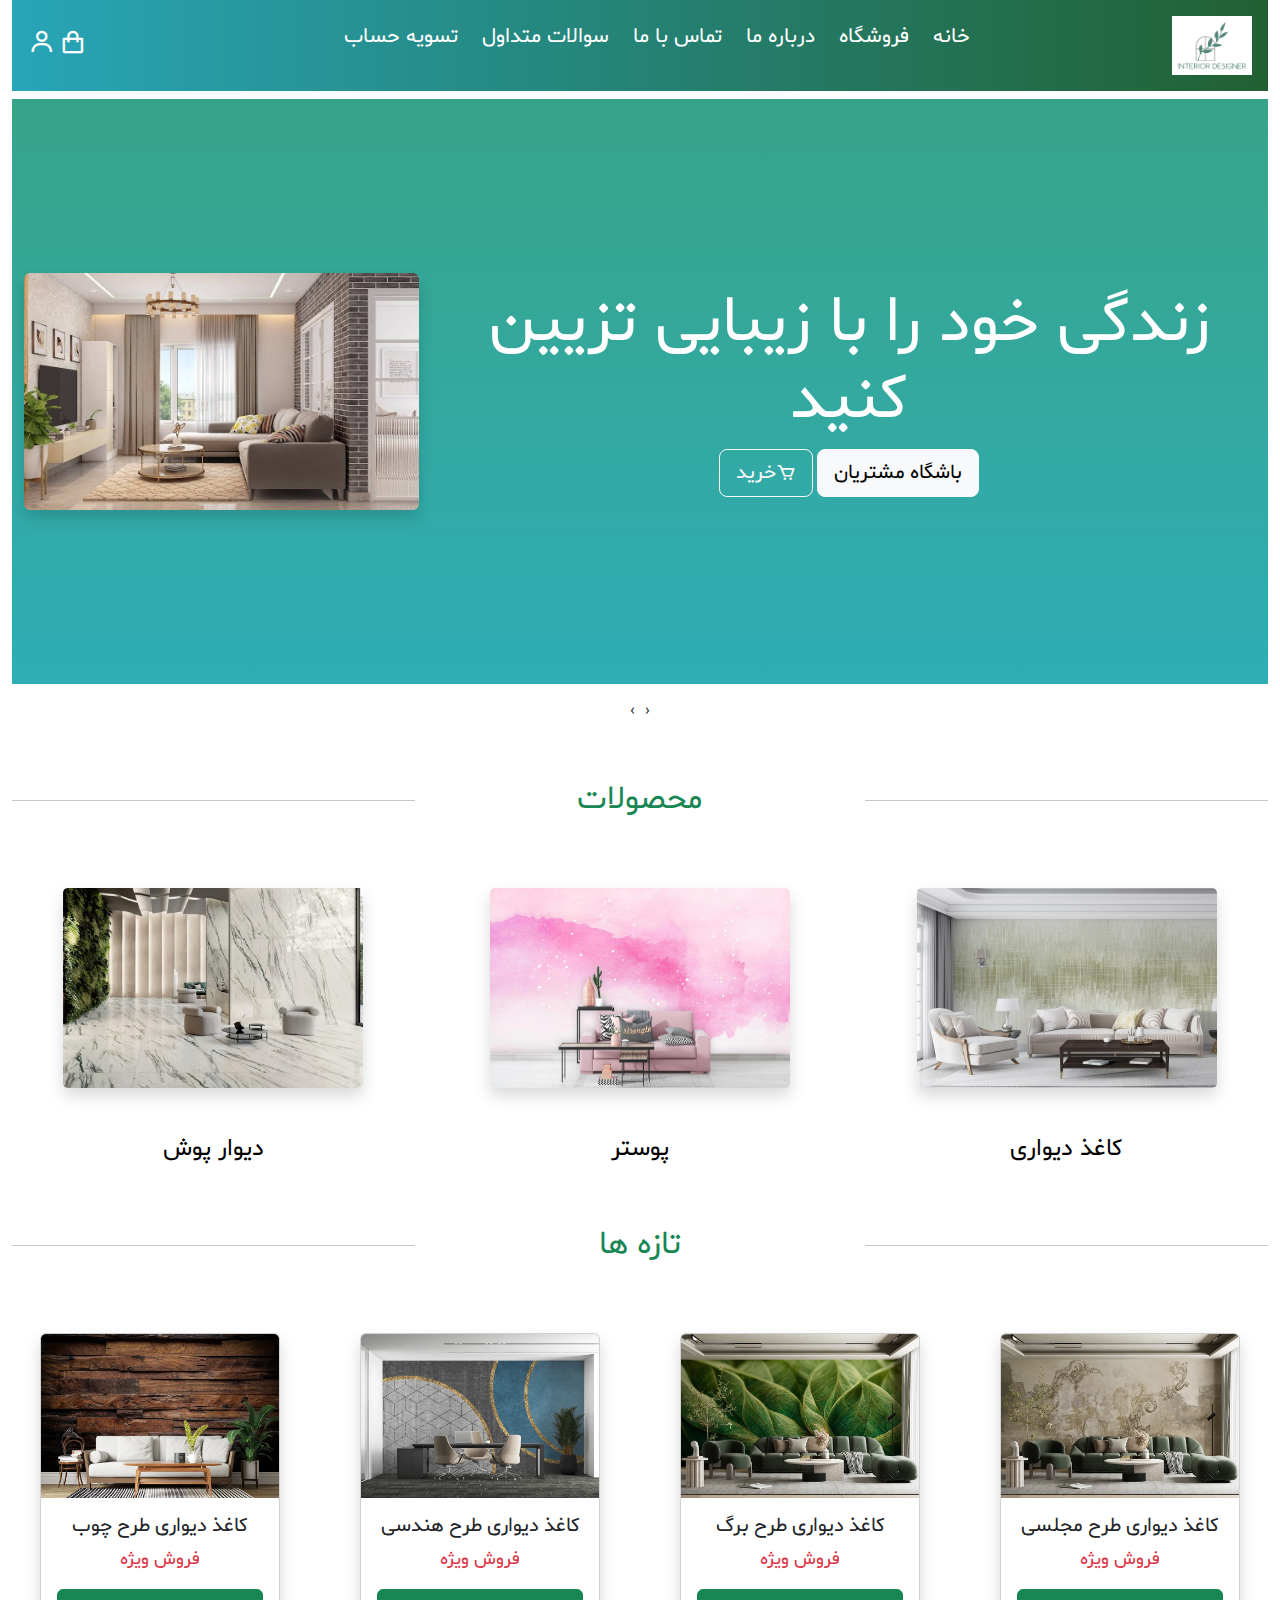
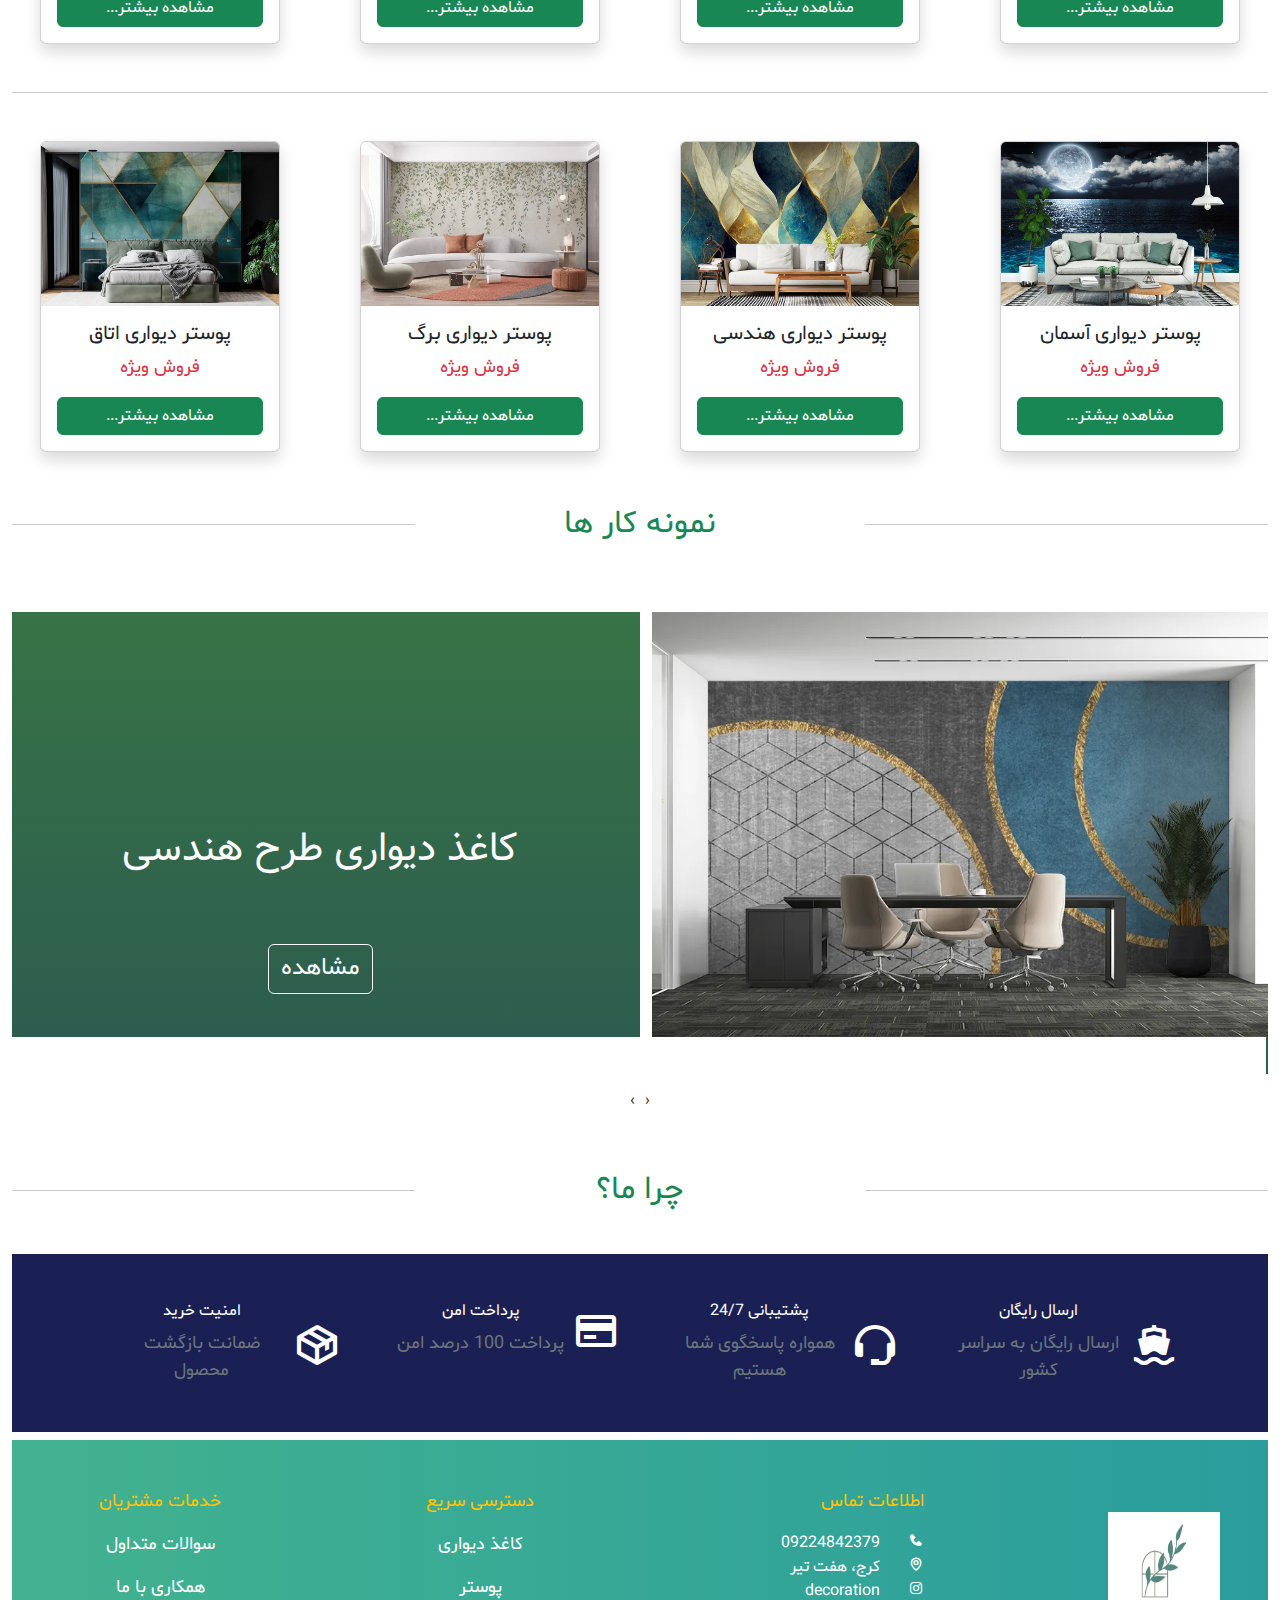
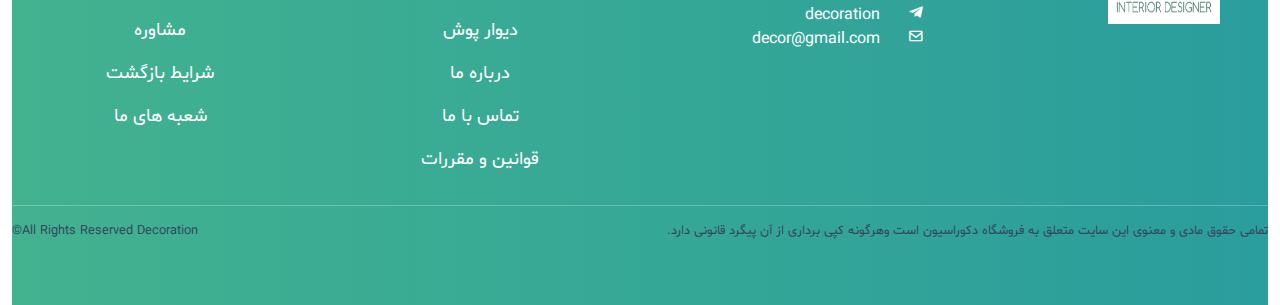
<file: index.html>
<!DOCTYPE html>
<html lang="en">
<head>
    <meta charset="UTF-8">
    <meta name="viewport" content="width=device-width, initial-scale=1.0">
    <!-- box icon cdn -->
    <link href='https://unpkg.com/boxicons@2.1.4/css/boxicons.min.css' rel='stylesheet'>
    <!-- bootsrap cdn -->
    <link href="https://cdn.jsdelivr.net/npm/bootstrap@5.3.3/dist/css/bootstrap.min.css" rel="stylesheet">
    <!-- style css -->
    <link rel="stylesheet" href="./assets/css/style.css">
    <link rel="stylesheet" href="./assets/css/css.css">
    <!-- Owl Carousel -->
    <link rel="stylesheet" href="./assets/css/owl.carousel.min.css">
    <link rel="stylesheet" href="./assets/css/owl.theme.default.css">

    <title>صفحه اصلی</title>
    <link rel="title icon" type="image/jpg" href="./assets/images/logo.png">
</head>
<body class="container-fluid">
    <!-- Nav -->
    <header class="header">
        <nav class="navbar">
            
            <a href="./index.html" class="nav-logo"><img src="./assets/images/logo.png" alt="" style="width: 5rem;"></a>

            <ul class="nav-menu">
                <li class="nav-item">
                    <a href="./index.html" class="nav-link">خانه</a>
                </li>
                <li class="nav-item dropdown" id="target">
                    <a href="#" class="nav-link " >فروشگاه</a>
                    <ul class="" >
                        <li><a href="./kqzwallshop.html" class="">کاغذ دیواری</a></li>
                        <li><a href="./postershop.html" class="">پوستر</a></li>
                        <li><a href="./divarpooshshop.html" class="">دیوار پوش</a></li>
                    </ul>
                </li>
                <li class="nav-item">
                    <a href="./aboutus.html" class="nav-link">درباره ما</a>
                </li>
                <li class="nav-item">
                    <a href="./contactus.html" class="nav-link">تماس با ما</a>
                </li>
                <li class="nav-item">
                    <a href="./soalat.html" class="nav-link">سوالات متداول</a>
                </li>
                <li class="nav-item">
                    <a href="./tasviehesab.html" class="nav-link">تسویه حساب</a>
                </li>
               
            </ul>

            <div  id="nav-icons">
               
                <a href="./sabadkharid.html"><i class='bx bx-shopping-bag'></i></a>
               
                <a href="./login.html"><i class='bx bx-user'></i></a>
            </div>
            

            <div class="hamburger">
                <span class="bar"></span>
                <span class="bar"></span>
                <span class="bar"></span>
            </div>

        </nav>
    </header>
    <!-- End Nav -->

    <!-- Banner -->
    <div class="owl-carousel owl-theme">
        <div class="item">
            <section class="container-fluid">
                <div class="row mt-2 align-items-center " id="slide1" style="height: 65vh;">
                    <div class="col-md-6 col-lg-8 text-center">
                        <h1 class="display-3 text-white" > زندگی خود را با زیبایی تزیین کنید</h1>
                       
                        <a  class="btn btn-light btn-lg" href="./soalat.html"> باشگاه مشتریان</a>
                        <a  class="btn btn-outline-light btn-lg" href="./sabadkharid.html"><i class="bx bx-cart align-middle"></i>خرید</a>
                    </div>
                    <div class="col-md-6 col-lg-4">
                        <a href="./kqzwallshop.html"><img src="./assets/images/slide1.jpg" alt="" class="img-fluid d-none d-md-block rounded shadow"></a>
                       
                    </div>
                </div>
            </section>
        </div>
        <div class="item">
            <section class="container-fluid">
                <div class="row mt-2 align-items-center " id="slide1" style="height: 65vh;">
                    <div class="col-md-6 col-lg-8 text-center">
                        <h1 class="display-3 text-white" > خانه ات را نوازش کن</h1>
                        
                        <a  class="btn btn-light btn-lg" href=""> باشگاه مشتریان</a>
                        <a  class="btn btn-outline-light btn-lg" href=""><i class="bx bx-cart align-middle"></i>خرید</a>
                    </div>
                    <div class="col-md-6 col-lg-4">
                       <a href="./postershop.html"> <img src="./assets/images/slide2.jpg" alt="" class="img-fluid d-none d-md-block rounded shadow"></a>
                       
                    </div>
                </div>
            </section>
        </div>
        <div class="item">
            <section class="container-fluid">
                <div class="row mt-2 align-items-center " id="slide1" style="height: 65vh;">
                    <div class="col-md-6 col-lg-8 text-center">
                        <h1 class="display-3 text-white" >ترکیبی از ظرافت و قیمت مناسب</h1>
                      
                        <a  class="btn btn-light btn-lg" href=""> باشگاه مشتریان</a>
                        <a  class="btn btn-outline-light btn-lg" href=""><i class="bx bx-cart align-middle"></i>خرید</a>
                    </div>
                    <div class="col-md-6 col-lg-4">
                        <a href="./divarpooshshop.html"><img src="./assets/images/slide3.jpg" alt="" class="img-fluid d-none d-md-block rounded shadow"></a>
                        
                    </div>
                </div>
            </section>
        </div>
        <div class="item">
            <section class="container-fluid">
                <div class="row mt-2 align-items-center " id="slide1" style="height: 65vh;">
                    <div class="col-md-6 col-lg-8 text-center">
                        <h1 class="display-3 text-white" >کمی زندگی نکن، با تزئینات زندگی کن</h1>
                      
                        <a  class="btn btn-light btn-lg" href=""> باشگاه مشتریان</a>
                        <a  class="btn btn-outline-light btn-lg" href=""><i class="bx bx-cart align-middle"></i>خرید</a>
                    </div>
                    <div class="col-md-6 col-lg-4">
                        <a href="./kqzwallshop.html"><img src="./assets/images/slide4.jpg" alt="" class="img-fluid d-none d-md-block rounded shadow"></a>
                        
                    </div>
                </div>
            </section>
        </div>
        
    </div>
    <!-- End Banner -->

    <!-- Products Title  -->
    <div class="row mt-5">
        <div class="col"><hr class="mt-4"></div>
        <div class="col text-center"><p class="fs-2 text-success">محصولات</p></div>
        <div class="col"><hr class="mt-4"></div>
    </div>

    <!--End Products Title  -->

    <!-- Products -->
    <div class="row text-center mt-5 mb-5 wrapper">
        <div class="col-lg-4 col-md-12">
           <a href="./kqzwallshop.html"> <img src="./assets/images/simpleandshik.jpg" style="height: 200px ; width: 300px; " alt="" class="mb-5 shadow"></a>
           <a href="./kqzwallshop.html" class="text-black"> <h4>کاغذ دیواری</h4></a>
        </div>
        <div class="col-lg-4 col-md-12">
            <a href="./postershop.html"><img src="./assets/images/postersade.jpg" style="height: 200px ; width: 300px;" alt="" class="mb-5 shadow"></a>
            <a href="./postershop.html" class="text-black"><h4>پوستر</h4></a>
        </div>
        <div class="col-lg-4 col-md-12">
            <a href="./divarpooshshop.html"><img src="./assets/images/divarmarbel.jpg" style="height: 200px ; width: 300px;" alt="" class="mb-5 shadow"></a>
            <a href="./divarpooshshop.html" class="text-black"><h4>دیوار پوش</h4></a>
        </div>
        
    </div>
    
    <!-- End Products -->

     <!-- Tazeha Title  -->
     <div class="row mt-5">
        <div class="col"><hr class="mt-4"></div>
        <div class="col text-center"><p class="fs-2 text-success">تازه ها</p></div>
        <div class="col"><hr class="mt-4"></div>
    </div>

    <!--End Tazeha Title  -->
  
    <!-- Tazeha -->
   <div class="row mb-5 mt-5">
    <div class="col-lg-6 col-md-12">
        <div class="row">
            <div class="col-lg-6 col-md-12 ">
                <div class="card shadow m-auto" style="width: 15rem;">
                    <img src="./assets/images/kaghaz.webp" class="card-img-top" alt="...">
                    <div class="card-body">
                      <h5 class="card-title text-center">کاغذ دیواری طرح مجلسی</h5>
                      <p class="card-text text-center text-danger">فروش ویژه</p>
                      <a href="./singleproduct.html" class="btn btn-success d-flex justify-content-center">مشاهده بیشتر...</a>
                    </div>
                </div>
            </div>
            <div class="col-lg-6 col-md-12 ">
                <div class="card shadow m-auto" style="width: 15rem;">
                    <img src="./assets/images/kqzbarg.webp" class="card-img-top" alt="...">
                    <div class="card-body">
                      <h5 class="card-title text-center">کاغذ دیواری طرح برگ</h5>
                      <p class="card-text text-center text-danger">فروش ویژه</p>
                      <a href="./singleproduct.html" class="btn btn-success d-flex justify-content-center">مشاهده بیشتر...</a>
                    </div>
                </div>
            </div>
        </div>
    </div>
    <div class="col-lg-6 col-md-12">
        <div class="row">
            <div class="col-lg-6 col-md-12">
                <div class="card shadow m-auto" style="width: 15rem;">
                    <img src="./assets/images/kqzhendesi.webp" class="card-img-top" alt="...">
                    <div class="card-body">
                      <h5 class="card-title text-center">کاغذ دیواری طرح هندسی</h5>
                      <p class="card-text text-center text-danger">فروش ویژه</p>
                      <a href="./singleproduct.html" class="btn btn-success d-flex justify-content-center">مشاهده بیشتر...</a>
                    </div>
                </div>
            </div>
            <div class="col-lg-6 col-md-12">
                <div class="card shadow m-auto" style="width: 15rem;">
                    <img src="./assets/images/kqzchoob.webp" class="card-img-top" alt="...">
                    <div class="card-body">
                      <h5 class="card-title text-center">کاغذ دیواری طرح چوب</h5>
                      <p class="card-text text-center text-danger">فروش ویژه</p>
                      <a href="./singleproduct.html" class="btn btn-success d-flex justify-content-center">مشاهده بیشتر...</a>
                    </div>
                </div>
            </div>
        </div>
    </div>
    </div>
    
   
   </div>
   <hr>
   <!-- ----------------------------- -->
   <div class="row mb-5 mt-5">
    <div class="col-lg-6 col-md-12">
        <div class="row">
            <div class="col-lg-6 col-md-12 ">
                <div class="card shadow m-auto" style="width: 15rem;">
                    <img src="./assets/images/postersky.webp" class="card-img-top" alt="...">
                    <div class="card-body">
                      <h5 class="card-title text-center">پوستر دیواری آسمان</h5>
                      <p class="card-text text-center text-danger">فروش ویژه</p>
                      <a href="./singleproduct.html" class="btn btn-success d-flex justify-content-center">مشاهده بیشتر...</a>
                    </div>
                </div>
            </div>
            <div class="col-lg-6 col-md-12 ">
                <div class="card shadow m-auto" style="width: 15rem;">
                    <img src="./assets/images/posterha.webp" class="card-img-top" alt="...">
                    <div class="card-body">
                      <h5 class="card-title text-center">پوستر دیواری هندسی</h5>
                      <p class="card-text text-center text-danger">فروش ویژه</p>
                      <a href="./singleproduct.html" class="btn btn-success d-flex justify-content-center">مشاهده بیشتر...</a>
                    </div>
                </div>
            </div>
        </div>
    </div>
    <div class="col-lg-6 col-md-12">
        <div class="row">
            <div class="col-lg-6 col-md-12">
                <div class="card shadow m-auto" style="width: 15rem;">
                    <img src="./assets/images/posterbargg.webp" class="card-img-top" alt="...">
                    <div class="card-body">
                      <h5 class="card-title text-center">پوستر دیواری برگ</h5>
                      <p class="card-text text-center text-danger">فروش ویژه</p>
                      <a href="./singleproduct.html" class="btn btn-success d-flex justify-content-center">مشاهده بیشتر...</a>
                    </div>
                </div>
            </div>
            <div class="col-lg-6 col-md-12">
                <div class="card shadow m-auto" style="width: 15rem;">
                    <img src="./assets/images/posterroom.webp" class="card-img-top" alt="...">
                    <div class="card-body">
                      <h5 class="card-title text-center">پوستر دیواری اتاق</h5>
                      <p class="card-text text-center text-danger">فروش ویژه</p>
                      <a href="./singleproduct.html" class="btn btn-success d-flex justify-content-center">مشاهده بیشتر...</a>
                    </div>
                </div>
            </div>
        </div>
    </div>
    </div>
    
   
   </div>
   
   
    <!-- End Tazeha -->

<!-- shapes -->
   <!-- <div class="maindiv bg-light p-5 row">
      <div id="mydiv" class="shadow col-lg-6 col-md-12">
           <div id="mydiv2" class="shadow">
    
           </div>
      </div>
      <div id="mydiv3" class="shadow col-lg-6 col-md-12">
            <div id="mydiv4" class="shadow">
    
            </div>
       </div>
   </div> -->
<!-- End shapes --> 

<!-- SLide Title  -->
    <div class="row mt-5">
        <div class="col"><hr class="mt-4"></div>
        <div class="col text-center"><p class="fs-2 text-success">نمونه کار ها</p></div>
        <div class="col"><hr class="mt-4"></div>
    </div>
<!-- End SLide Title  -->
<!-- SLide -->
 
 <section class=" my-5">
    <div class="">
       
        <div class="owl-carousel owl-theme  ">
            <div class="item row">
                    <div class="col-lg-6 col-md-12">
                       <a href="./kqzwallshop.html"><img src="./assets/images/kqzhendesi.webp" alt=""  ></a>
                    </div>
                    <div class="col-lg-6 col-md-12 gallerycolor">
                      <p class="text-white infotext">کاغذ دیواری طرح هندسی</p>
                      <a href="./kqzwallshop.html"><button class="btn btn-outline-light mybtn">مشاهده</button></a>
                    </div>
            </div>
            <div class="item row">
                    <div class="col-lg-6 col-md-12">
                      <a href="./postershop.html"> <img src="./assets/images/postergame.jpg" alt="" ></a>
                    </div>
                    <div class="col-lg-6 col-md-12 gallerycolor">
                      <p class="text-white infotext">پوستر طرح گیم و بازی</p>
                     <a href="./postershop.html"> <button class="btn btn-outline-light mybtn">مشاهده</button></a>
                    </div>
            </div>
            <div class="item row">
                    <div class="col-lg-6 col-md-12">
                     <a href="./divarpooshshop.html"> <img src="./assets/images/divarmarbel.jpg" alt="" ></a>
                    </div>
                    <div class="col-lg-6 col-md-12 gallerycolor">
                      <p class="text-white infotext">دیوار پوش طرح ماربل شیت</p>
                      <a href="./divarpooshshop.html"><button class="btn btn-outline-light mybtn">مشاهده</button></a>
                    </div>
            </div>
            
        </div>
    </div>
</section>
<!-- End Slide -->



<!-- End Moshavere -->
    
 <!-- Why Us Title  -->
 <div class="row mt-5">
    <div class="col"><hr class="mt-4"></div>
    <div class="col text-center"><p class="fs-2 text-success">چرا ما؟</p></div>
    <div class="col"><hr class="mt-4"></div>
</div>

<!--End Why Us Title  -->
<!-- Features -->
<section  class="colorfeatures mt-5 text-white mb-2 ">
    <div class="container px-4">
        <div class="row g-4 pb-3">
            <div class="col-sm-6 col-lg-3 feature">
                <div class="d-flex flex-column flex-lg-row text-center text-lg-start p-2">
                    <div class="align-self-center"><i class="bx bxs-ship bx-lg"></i></div>
                    <div class="ms-2 pt-3 text-center p-2">
                        <h6 class="h6 ">ارسال رایگان</h6>
                        <p class="text-secondary">ارسال رایگان به سراسر کشور</p>
                    </div>
                </div>
            </div>
            <div class="col-sm-6 col-lg-3 feature">
                <div class="d-flex flex-column flex-lg-row text-center text-lg-start p-2">
                    <div class="align-self-center"><i class="bx bx-support bx-lg bx-lg "></i></div>
                    <div class="ms-2 pt-3 text-center p-2">
                        <h6 class="h6">پشتیبانی 24/7</h6>
                        <p class="text-secondary">همواره پاسخگوی شما هستیم</p>
                    </div>
                </div>
            </div>
            <div class="col-sm-6 col-lg-3 feature">
                <div class="d-flex flex-column flex-lg-row text-center text-lg-start p-2">
                    <div class="align-self-center"><i class="bx bx-credit-card bx-lg "></i></div>
                    <div class="ms-2 pt-3 text-center p-2">
                        <h6 class="h6">پرداخت امن</h6>
                        <p class="text-secondary">پرداخت 100 درصد امن</p>
                    </div>
                </div>
            </div>
            <div class="col-sm-6 col-lg-3 feature">
                <div class="d-flex flex-column flex-lg-row text-center text-lg-start p-2">
                    <div class="align-self-center"><i class="bx bx-package bx-lg "></i></div>
                    <div class="ms-2 pt-3 text-center p-2">
                        <h6 class="h6">امنیت خرید</h6>
                        <p class="text-secondary">ضمانت بازگشت محصول</p>
                    </div>
                </div>
            </div>
        </div>
    </div>
</section>
<!-- End Features -->

    <!-- Footer -->
        <footer class=" py-5 footer">
            <div class="row">
                <div class="col-lg-3 col-md-6 col-sm-12">
                    <div>
                        <a href="./index.html"><img src="./assets/images/logo.png" style="height: 10rem; width: 10rem;" alt="" class="p-4 mx-4"></a>
                    </div>
                </div>

                <div class="col-lg-3 col-md-6 col-sm-12  ">
                    <div>
                        <p class="mx-4 text-warning text-end">اطلاعات تماس</p>
                    </div>
                    <div class="text-white">
                        <i class='bx bxs-phone mx-4'></i>
                        <span>09224842379</span>
                    </div>
                    
                    <div class="text-white">
                        <i class='bx bx-map  mx-4'></i>
                        <span>کرج، هفت تیر</span>
                    </div>
                    <div class="text-white">
                        <i class='bx bxl-instagram mx-4' ></i>
                        <a href="" class="text-white"><span>decoration</span></a>
                    </div>
                    <div class="text-white">
                        <i class='bx bxl-telegram mx-4' ></i>
                        <a href="" class="text-white"><span>decoration</span></a>
                    </div>
                    <div class="text-white">
                        <i class='bx bx-envelope mx-4' ></i>
                        <a href="" class="text-white"><span>decor@gmail.com</span></a>
                    </div>

                </div>
                <div class="col-lg-3 col-md-6 col-sm-12 ">
                    <div>
                        <p class="mx-4 text-warning "> دسترسی سریع</p>
                    </div>
                    <div class="text-white">
                        <a href="./kqzwallshop.html" ><p class="mx-4 text-white">کاغذ دیواری</p></a>
                    </div>
                    <div class="text-white">
                       <a href="./postershop.html" > <p class="mx-4 text-white">پوستر</p></a>
                    </div>
                    <div class="text-white">
                        <a href="./divarpooshshop.html" > <p class="mx-4 text-white">دیوار پوش</p></a>
                     </div>
                    <div class="text-white">
                        <a href="./aboutus.html" ><p class="mx-4 text-white">درباره ما</p></a>
                    </div>
                    <div class="text-white">
                        <a href="./contactus.html" ><p class="mx-4 text-white">تماس با ما</p></a>
                    </div>
                    <div class="text-white">
                        <a href="" ><p class="mx-4 text-white"> قوانین و مقررات</p></a>
                    </div>
                </div>
                <div class="col-lg-3 col-md-6 col-sm-12">
                    <div>
                        <p class="mx-4 text-warning "> خدمات مشتریان</p>
                    </div>
                    <div class="text-white">
                        <a href="./soalat.html" ><p class="mx-4 text-white">سوالات متداول</p></a>
                    </div>
                    <div class="text-white">
                        <a href="./soalat.html" ><p class="mx-4 text-white">همکاری با ما</p></a>
                    </div>
                    <div class="text-white">
                       <a href="./soalat.html" > <p class="mx-4 text-white"> مشاوره</p></a>
                    </div>
                    <div class="text-white">
                        <a href="./soalat.html" ><p class="mx-4 text-white">شرایط بازگشت</p></a>
                    </div>
                    <div class="text-white">
                        <a href="./soalat.html" ><p class="mx-4 text-white">شعبه های ما</p></a>
                    </div>
                </div>
                <!-- for e-namad -->
                <!-- <div class="col-lg-3 col-sm12"></div> -->

            </div>
            <hr style="color: white;">
            <div class="row text-dark">
                <div class="col-lg-8 col-md-12 ">
                    <p style="font-size: 0.8rem;" class="text-end">تمامی حقوق مادی و معنوی این سایت متعلق به فروشگاه دکوراسیون است وهرگونه کپی برداری از آن پیگرد قانونی دارد.</p>
                </div>
                <div class="col-lg-4 col-md-12 ">
                    <p style="font-size: 0.8rem;" class="text-start">All Rights Reserved Decoration&copy;</p>
                </div>
            </div>

        </footer>
    <!-- End Footer -->
    





    <!-- js bootsrap -->
    <script src="https://cdn.jsdelivr.net/npm/bootstrap@5.3.3/dist/js/bootstrap.bundle.min.js"></script>
    <!-- jquery -->
    <script src="./assets/js/jquery-3.7.1.slim.js"></script>
    <!-- Owl Carousel -->
    <script src="./assets/js/owl.carousel.min.js"></script>
    <!-- main js -->
    <script src="./assets/js/main.js"></script>
    <script src="./assets/js/js.js"></script>

    <script>
        $('.owl-carousel').owlCarousel({
            rtl:true,
            autoplay: true,
            loop:true,
            margin:10,
            nav:true,
            dots: false,
            responsive:{
                0:{
                    items:1
                },
                600:{
                    items:1
                },
                1000:{
                    items:1
                }
            }
        });

      
      
    </script>


   
</body>
</html>
</file>
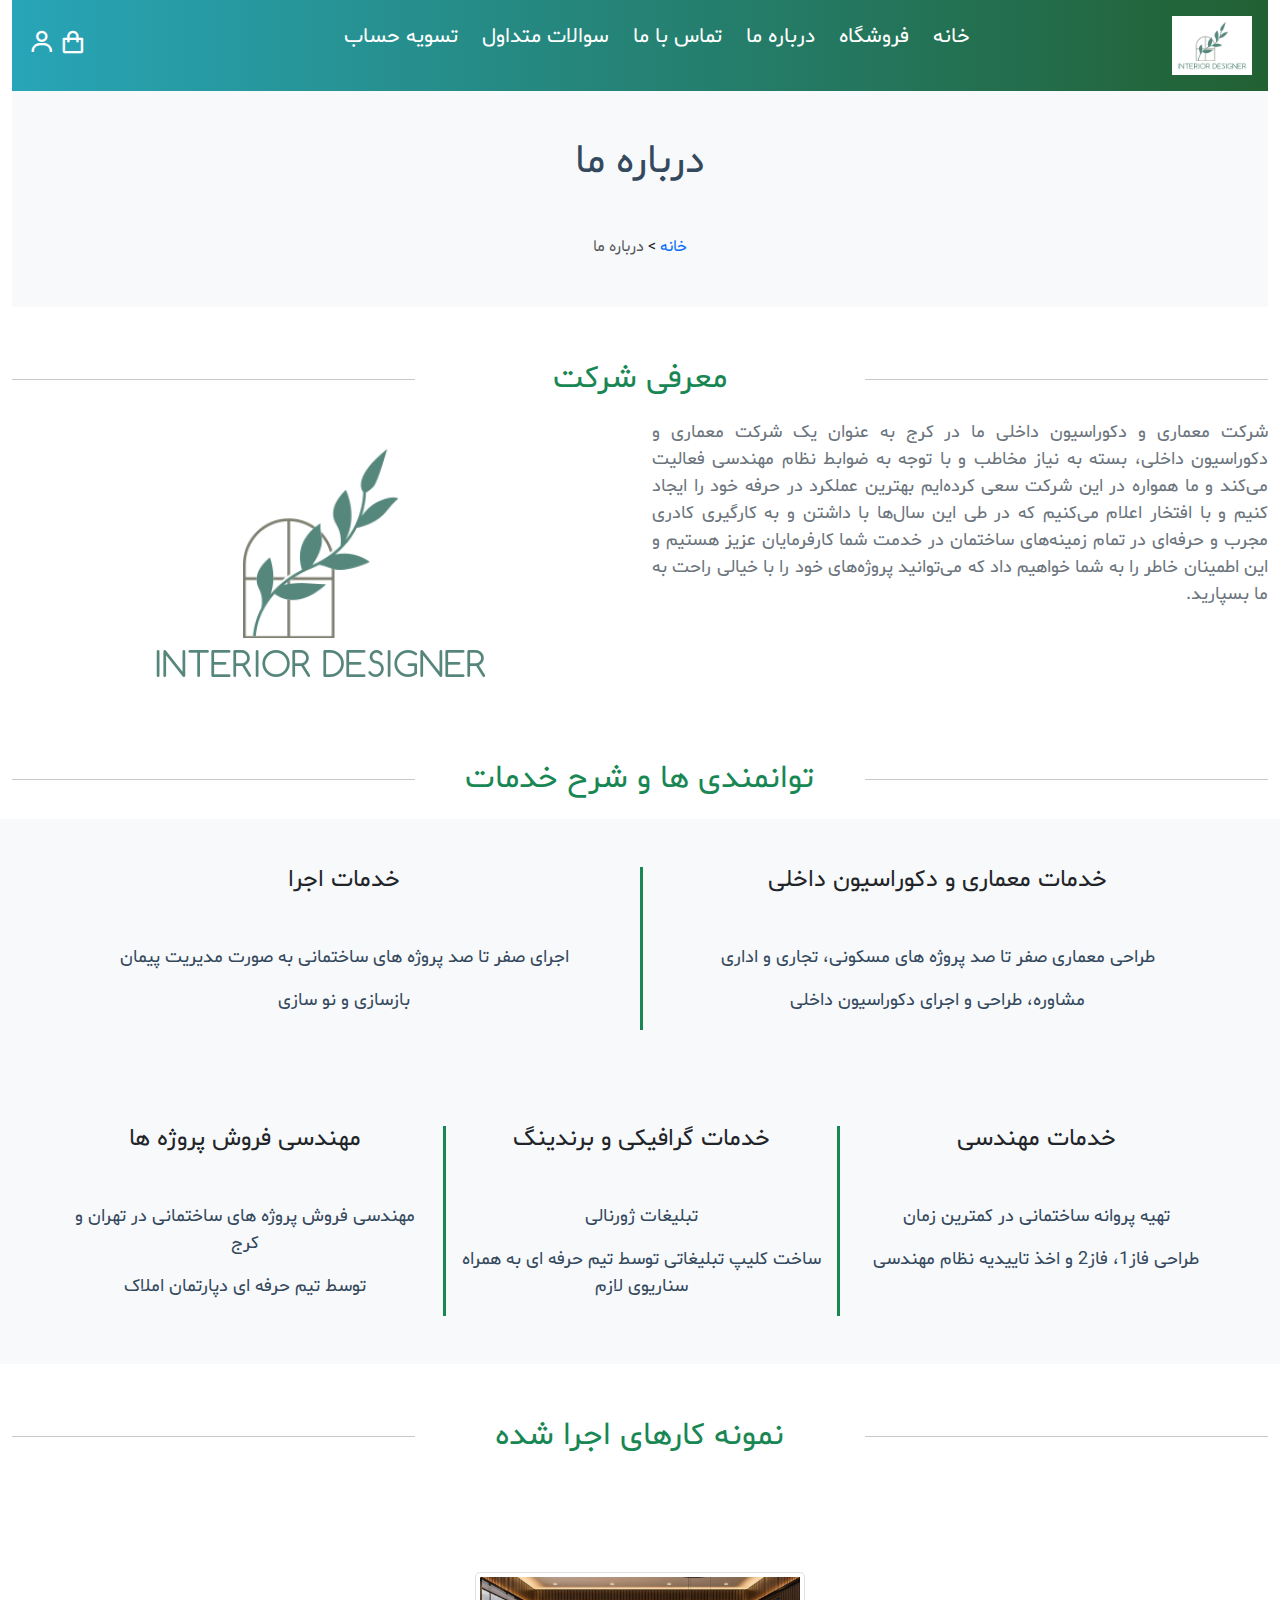
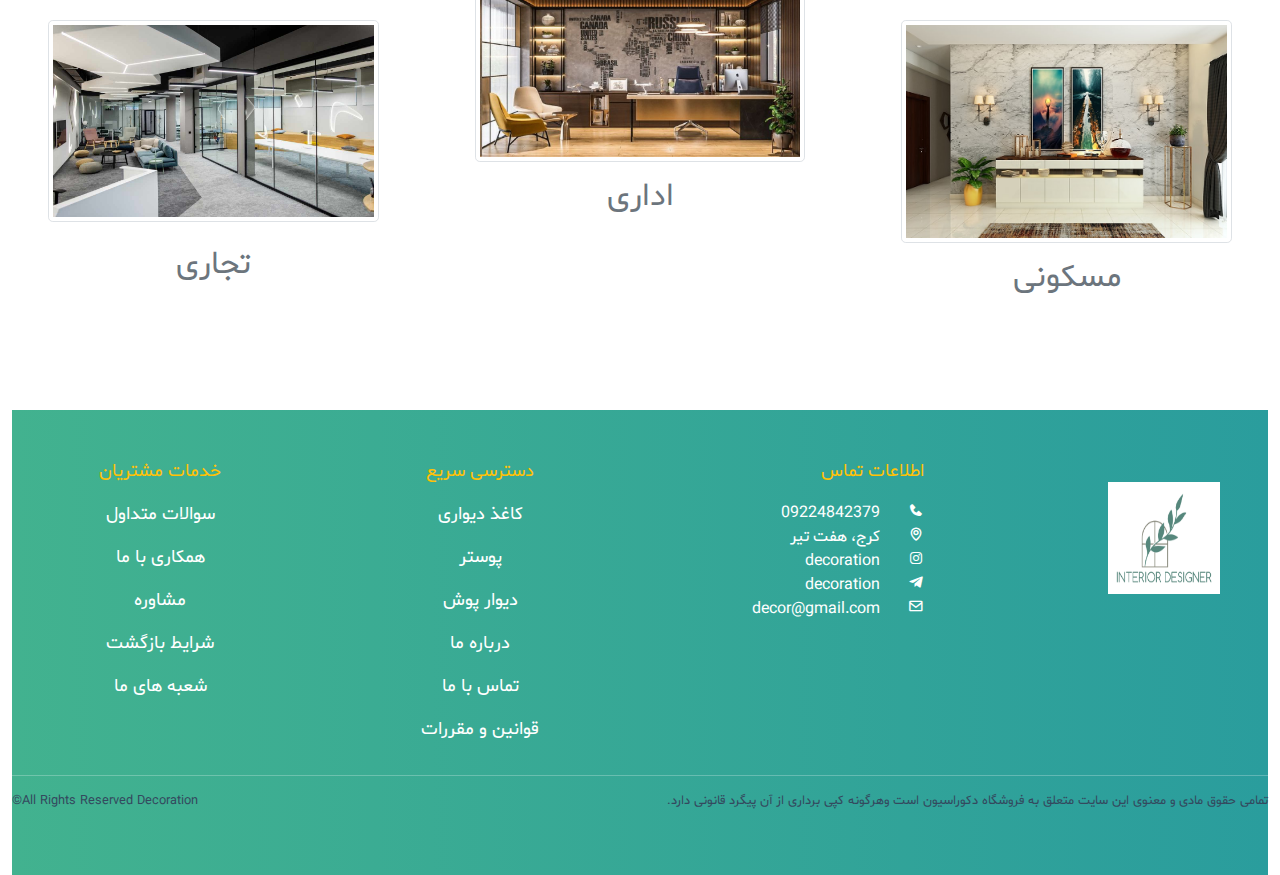
<file: aboutus.html>
<!DOCTYPE html>
<html lang="en">
<head>
    <meta charset="UTF-8">
    <meta name="viewport" content="width=device-width, initial-scale=1.0">
    <!-- box icon cdn -->
    <link href='https://unpkg.com/boxicons@2.1.4/css/boxicons.min.css' rel='stylesheet'>
    <!-- bootsrap cdn -->
    <link href="https://cdn.jsdelivr.net/npm/bootstrap@5.3.3/dist/css/bootstrap.min.css" rel="stylesheet">
    <!-- style css -->
    <link rel="stylesheet" href="./assets/css/style.css">
    <link rel="stylesheet" href="./assets/css/css.css">
    <!-- Owl Carousel -->
    <link rel="stylesheet" href="./assets/css/owl.carousel.min.css">
    <link rel="stylesheet" href="./assets/css/owl.theme.default.css">

    <title>درباره ما</title>
    <link rel="title icon" type="image/jpg" href="./assets/images/logo.png">
</head>
<body class="container-fluid">
 <!-- Nav -->
 <header class="header">
    <nav class="navbar">
        
        <a href="./index.html" class="nav-logo"><img src="./assets/images/logo.png" alt="" style="width: 5rem;"></a>

        <ul class="nav-menu">
            <li class="nav-item">
                <a href="./index.html" class="nav-link">خانه</a>
            </li>
            <li class="nav-item dropdown" id="target">
                <a href="#" class="nav-link " >فروشگاه</a>
                <ul class="" >
                    <li><a href="./kqzwallshop.html" class="">کاغذ دیواری</a></li>
                    <li><a href="./postershop.html" class="">پوستر</a></li>
                    <li><a href="./divarpooshshop.html" class="">دیوار پوش</a></li>
                </ul>
            </li>
            <li class="nav-item">
                <a href="./aboutus.html" class="nav-link">درباره ما</a>
            </li>
            <li class="nav-item">
                <a href="./contactus.html" class="nav-link">تماس با ما</a>
            </li>
            <li class="nav-item">
                <a href="./soalat.html" class="nav-link">سوالات متداول</a>
            </li>
            <li class="nav-item">
                <a href="./tasviehesab.html" class="nav-link">تسویه حساب</a>
            </li>
           
        </ul>

        <div  id="nav-icons">
           
            <a href="./sabadkharid.html"><i class='bx bx-shopping-bag'></i></a>
           
            <a href="./login.html"><i class='bx bx-user'></i></a>
        </div>
        

        <div class="hamburger">
            <span class="bar"></span>
            <span class="bar"></span>
            <span class="bar"></span>
        </div>

    </nav>
</header>
<!-- End Nav -->
<!-- Title section -->
</section>
<section class="text-center py-5 bg-light">
    <h1 class="mb-5">درباره ما</h1> 
        <span><a href="./index.html">خانه</a></span>
        <span>></span>
        <span class="text-muted">درباره ما</span>
        
</section>
<!-- End Title Section -->
<!-- Title -->
<div class="row mt-5">
    <div class="col"><hr class="mt-4"></div>
    <div class="col text-center"><p class="fs-2 text-success">معرفی شرکت</p></div>
    <div class="col"><hr class="mt-4"></div>
</div>
<!-- End Title -->

<!--Main-->
<div class="row">
    <div class="col-lg-6 col-md-12">
        <p style="text-align: justify;" class="text-secondary">شرکت معماری و دکوراسیون داخلی ما در کرج به عنوان یک شرکت معماری و دکوراسیون داخلی، بسته به نیاز مخاطب و با توجه به ضوابط نظام مهندسی فعالیت می‌کند و ما همواره در این شرکت سعی کرده‌ایم بهترین عملکرد در حرفه خود را ایجاد کنیم و با افتخار اعلام می‌کنیم که در طی این سال‌ها با داشتن و به کارگیری کادری مجرب و حرفه‌ای در تمام زمینه‌های ساختمان در خدمت شما کارفرمایان عزیز هستیم و این اطمینان خاطر را به شما خواهیم داد که می‌توانید پروژه‌های خود را با خیالی راحت به ما بسپارید.</p>
    </div>
    <div class="col-lg-6 col-md-12 text-center">
        <img src="./assets/images/logo.png" alt="">
    </div>
</div>
<!-- ///////////////////////////////////////////// -->
<!-- Title -->
<div class="row mt-5">
    <div class="col"><hr class="mt-4"></div>
    <div class="col text-center"><p class="fs-2 text-success">توانمندی ها و شرح خدمات</p></div>
    <div class="col"><hr class="mt-4"></div>
</div>
<!-- End Title -->
<div class="row  bg-light p-5">
    <div class="col-lg-6 col-md-12 text-center border-start border-success border-3">
        <h4 class="mb-5">خدمات معماری و دکوراسیون داخلی</h4>
        <p>طراحی معماری صفر تا صد پروژه های مسکونی، تجاری و اداری</p>
        <p>مشاوره، طراحی و اجرای دکوراسیون داخلی</p>
    </div>
    <div class="col-lg-6 col-md-12 text-center ">
        <h4 class="mb-5">خدمات اجرا</h4>
        <p>اجرای صفر تا صد پروژه های ساختمانی به صورت مدیریت پیمان</p>
        <p>بازسازی و نو سازی</p>
    </div>
</div>
<div class="row mb-5 bg-light p-5">
    <div class="col-lg-4 col-md-12 text-center border-start border-success border-3">
        <h4 class="mb-5">خدمات مهندسی</h4>
        <p>تهیه پروانه ساختمانی در کمترین زمان</p>
        <p>طراحی فاز1، فاز2 و اخذ تاییدیه نظام مهندسی</p>
    </div>
    <div class="col-lg-4 col-md-12 text-center border-start border-success border-3">
        <h4 class="mb-5">خدمات گرافیکی و برندینگ</h4>
        <p>تبلیغات ژورنالی</p>
        <p>ساخت کلیپ تبلیغاتی توسط تیم حرفه ای به همراه سناریوی لازم </p>
    </div>
    <div class="col-lg-4 col-md-12 text-center">
        <h4 class="mb-5">مهندسی فروش پروژه ها</h4>
        <p>مهندسی فروش پروژه های ساختمانی در تهران و کرج</p>
        <p>توسط تیم حرفه ای دپارتمان املاک</p>
    </div>
</div>
<!-- ////////////////////////////////////////// -->
<!-- Title -->
<div class="row mt-5">
    <div class="col"><hr class="mt-4"></div>
    <div class="col text-center"><p class="fs-2 text-success"> نمونه کارهای اجرا شده</p></div>
    <div class="col"><hr class="mt-4"></div>
</div>
<!-- End Title -->
<div class="row my-5 text-center wrapper">
    <div class="col-lg-4 col-md-6 mt-lg-5 p-5">
        <a href=""><img src="./assets/images/./home.jpg" alt="" class="img-thumbnail"></a>
        <a href=""> <h2 class="my-3 text-secondary">مسکونی</h2></a>
        
    </div>
    <div class="col-lg-4 col-md-6 p-5">
        <a href=""><img src="./assets/images/office.jpg" alt="" class="img-thumbnail"></a>
        <a href=""><h2 class="my-3 text-secondary"> اداری</h2></a>
       
    </div>
    <div class="col-lg-4 col-md-12 mt-lg-5 p-5">
        <a href=""><img src="./assets/images/commercial.jpg" alt="" class="img-thumbnail"></a>
        <a href=""> <h2 class="my-4 text-secondary"> تجاری</h2></a>
        
    </div>

</div>
<!-- End Main -->

  <!-- Footer -->
  <footer class=" py-5 footer">
    <div class="row">
        <div class="col-lg-3 col-md-6 col-sm-12">
            <div>
                <a href="./index.html"><img src="./assets/images/logo.png" style="height: 10rem; width: 10rem;" alt="" class="p-4 mx-4"></a>
            </div>
        </div>

        <div class="col-lg-3 col-md-6 col-sm-12  ">
            <div>
                <p class="mx-4 text-warning text-end">اطلاعات تماس</p>
            </div>
            <div class="text-white">
                <i class='bx bxs-phone mx-4'></i>
                <span>09224842379</span>
            </div>
            
            <div class="text-white">
                <i class='bx bx-map  mx-4'></i>
                <span>کرج، هفت تیر</span>
            </div>
            <div class="text-white">
                <i class='bx bxl-instagram mx-4' ></i>
                <a href="" class="text-white"><span>decoration</span></a>
            </div>
            <div class="text-white">
                <i class='bx bxl-telegram mx-4' ></i>
                <a href="" class="text-white"><span>decoration</span></a>
            </div>
            <div class="text-white">
                <i class='bx bx-envelope mx-4' ></i>
                <a href="" class="text-white"><span>decor@gmail.com</span></a>
            </div>

        </div>
        <div class="col-lg-3 col-md-6 col-sm-12 ">
            <div>
                <p class="mx-4 text-warning "> دسترسی سریع</p>
            </div>
            <div class="text-white">
                <a href="./kqzwallshop.html" ><p class="mx-4 text-white">کاغذ دیواری</p></a>
            </div>
            <div class="text-white">
               <a href="./postershop.html" > <p class="mx-4 text-white">پوستر</p></a>
            </div>
            <div class="text-white">
                <a href="./divarpooshshop.html" > <p class="mx-4 text-white">دیوار پوش</p></a>
             </div>
            <div class="text-white">
                <a href="./aboutus.html" ><p class="mx-4 text-white">درباره ما</p></a>
            </div>
            <div class="text-white">
                <a href="./contactus.html" ><p class="mx-4 text-white">تماس با ما</p></a>
            </div>
            <div class="text-white">
                <a href="" ><p class="mx-4 text-white"> قوانین و مقررات</p></a>
            </div>
        </div>
        <div class="col-lg-3 col-md-6 col-sm-12">
            <div>
                <p class="mx-4 text-warning "> خدمات مشتریان</p>
            </div>
            <div class="text-white">
                <a href="./soalat.html" ><p class="mx-4 text-white">سوالات متداول</p></a>
            </div>
            <div class="text-white">
                <a href="" ><p class="mx-4 text-white">همکاری با ما</p></a>
            </div>
            <div class="text-white">
               <a href="" > <p class="mx-4 text-white"> مشاوره</p></a>
            </div>
            <div class="text-white">
                <a href="" ><p class="mx-4 text-white">شرایط بازگشت</p></a>
            </div>
            <div class="text-white">
                <a href="" ><p class="mx-4 text-white">شعبه های ما</p></a>
            </div>
        </div>
        <!-- for e-namad -->
        <!-- <div class="col-lg-3 col-sm12"></div> -->

    </div>
    <hr style="color: white;">
    <div class="row text-dark">
        <div class="col-md-8 col-sm-12 ">
            <p style="font-size: 0.8rem;" class="text-end">تمامی حقوق مادی و معنوی این سایت متعلق به فروشگاه دکوراسیون است وهرگونه کپی برداری از آن پیگرد قانونی دارد.</p>
        </div>
        <div class="col-md-4 col-sm-12 ">
            <p style="font-size: 0.8rem;" class="text-start">All Rights Reserved Decoration&copy;</p>
        </div>
    </div>

</footer>
<!-- End Footer -->





    <!-- js bootsrap -->
    <script src="https://cdn.jsdelivr.net/npm/bootstrap@5.3.3/dist/js/bootstrap.bundle.min.js"></script>
    <!-- jquery -->
    <script src="./assets/js/jquery-3.7.1.slim.js"></script>
    <!-- Owl Carousel -->
    <script src="./assets/js/owl.carousel.min.js"></script>
    <!-- main js -->
    <script src="./assets/js/main.js"></script>
    <script src="./assets/js/js.js"></script>

     
</body>
</html>
</file>
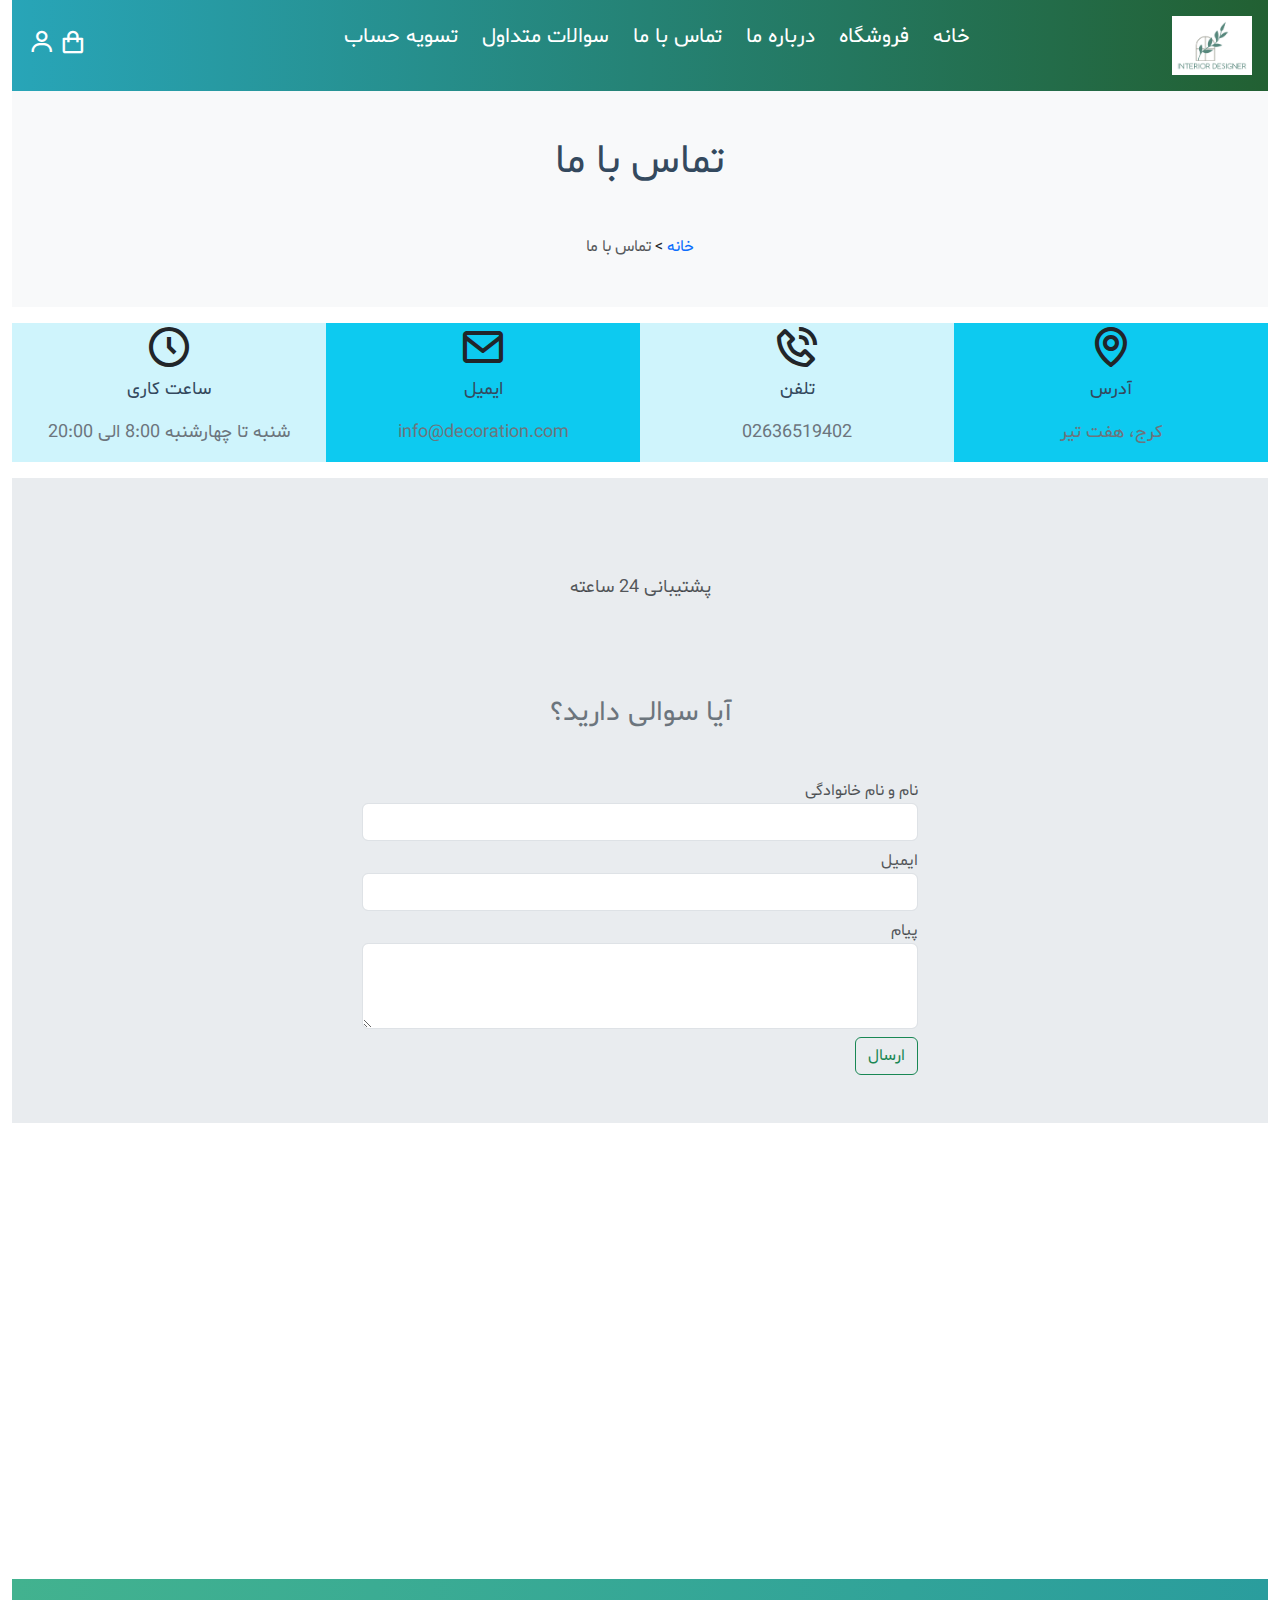
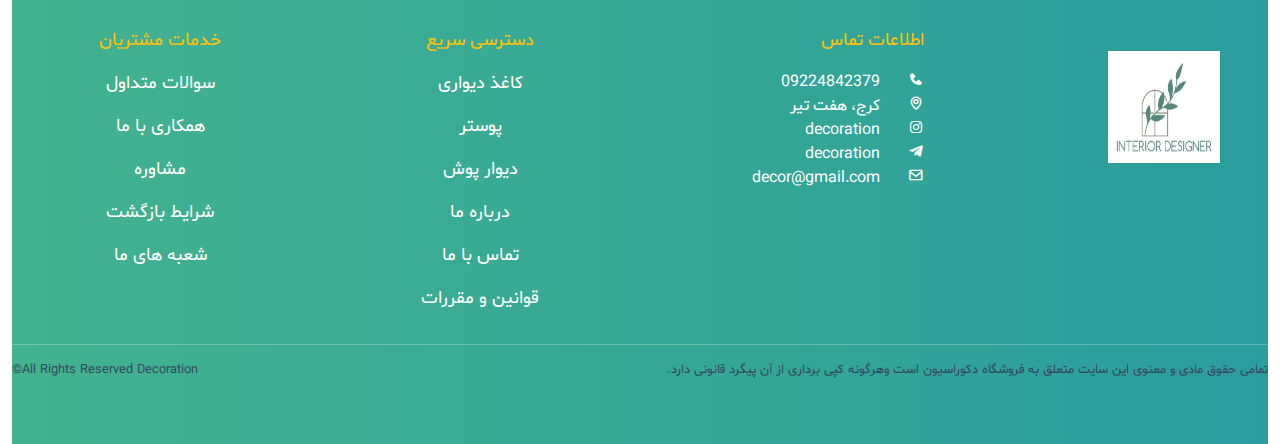
<file: contactus.html>
<!DOCTYPE html>
<html lang="en">
<head>
    <meta charset="UTF-8">
    <meta name="viewport" content="width=device-width, initial-scale=1.0">
    <!-- box icon cdn -->
    <link href='https://unpkg.com/boxicons@2.1.4/css/boxicons.min.css' rel='stylesheet'>
    <!-- bootsrap cdn -->
    <link href="https://cdn.jsdelivr.net/npm/bootstrap@5.3.3/dist/css/bootstrap.min.css" rel="stylesheet">
    <!-- style css -->
    <link rel="stylesheet" href="./assets/css/style.css">
    <link rel="stylesheet" href="./assets/css/css.css">
    <!-- Owl Carousel -->
    <link rel="stylesheet" href="./assets/css/owl.carousel.min.css">
    <link rel="stylesheet" href="./assets/css/owl.theme.default.css">

    <title>تماس با ما</title>
    <link rel="title icon" type="image/jpg" href="./assets/images/logo.png">
</head>
<body class="container-fluid">
  <!-- Nav -->
  <header class="header">
    <nav class="navbar">
        
        <a href="./index.html" class="nav-logo"><img src="./assets/images/logo.png" alt="" style="width: 5rem;"></a>

        <ul class="nav-menu">
            <li class="nav-item">
                <a href="./index.html" class="nav-link">خانه</a>
            </li>
            <li class="nav-item dropdown" id="target">
                <a href="#" class="nav-link " >فروشگاه</a>
                <ul class="" >
                    <li><a href="./kqzwallshop.html" class="">کاغذ دیواری</a></li>
                    <li><a href="./postershop.html" class="">پوستر</a></li>
                    <li><a href="./divarpooshshop.html" class="">دیوار پوش</a></li>
                </ul>
            </li>
            <li class="nav-item">
                <a href="./aboutus.html" class="nav-link">درباره ما</a>
            </li>
            <li class="nav-item">
                <a href="./contactus.html" class="nav-link">تماس با ما</a>
            </li>
            <li class="nav-item">
                <a href="./soalat.html" class="nav-link">سوالات متداول</a>
            </li>
            <li class="nav-item">
                <a href="./tasviehesab.html" class="nav-link">تسویه حساب</a>
            </li>
           
        </ul>

        <div  id="nav-icons">
           
            <a href="./sabadkharid.html"><i class='bx bx-shopping-bag'></i></a>
           
            <a href="./login.html"><i class='bx bx-user'></i></a>
        </div>
        

        <div class="hamburger">
            <span class="bar"></span>
            <span class="bar"></span>
            <span class="bar"></span>
        </div>

    </nav>
</header>
<!-- End Nav -->
<!-- Title section -->
</section>
<section class="text-center py-5 bg-light">
    <h1 class="mb-5">تماس با ما</h1> 
        <span><a href="./index.html">خانه</a></span>
        <span>></span>
        <span class="text-muted">تماس با ما</span>
        
</section>
<!-- End Title Section -->

<!-- Main -->
 <div class="row text-center m-auto mb-3 mt-3">
    <div class="col-lg-3 col-md-12 bg-info ">
        <div>
            <i class='bx bx-map' style="font-size: 3rem;"></i>
        </div>
        <div>
            <p>آدرس</p>
        </div>
        <div>
            <p class="text-secondary">کرج، هفت تیر</p>
        </div>
    </div>
    <div class="col-lg-3 col-md-12 bg-info-subtle">
        <div>
            <i class='bx bx-phone-call' style="font-size: 3rem;"></i>
        </div>
        <div>
            <p>تلفن</p>
        </div>
        <div>
            <p class="text-secondary">02636519402</p>
        </div>
    </div>
    <div class="col-lg-3 col-md-12 bg-info">
        <div>
            <i class='bx bx-envelope' style="font-size: 3rem;" ></i>
        </div>
        <div>
            <p>ایمیل</p>
        </div>
        <div>
            <p class="text-secondary">info@decoration.com</p>
        </div>
    </div>
    <div class="col-lg-3 col-md-12 bg-info-subtle">
        <div>
            <i class='bx bx-time-five' style="font-size: 3rem;" ></i>
        </div>
        <div>
            <p>ساعت کاری</p>
        </div>
        <div>
            <p class="text-secondary">شنبه تا چهارشنبه 8:00 الی 20:00</p>
        </div>
    </div>
 </div>
<!-- End Main -->

 <!-- Contact Us -->
 <section class="bg-body-secondary p-5">
    <div class="container-fluid">
        <div class="text-center">
           
            <p class="text-muted my-5">پشتیبانی 24 ساعته</p>
        </div>
        <div class="row justify-content-center">
            <div class="col-lg-6">
                <h3 class="text-secondary my-5 text-center">آیا سوالی دارید؟</h3>
                <form action="" class="text-muted">
                    <div class="form-group">
                        <label for="name">نام و نام خانوادگی</label>
                        <input type="text" name="" id="name" class="form-control">
                    </div>
                    <div class="form-group mt-2">
                        <label for="email">ایمیل</label>
                        <input type="text" name="" id="email" class="form-control">
                    </div>
                    <div class="form-group mt-2">
                        <label for="message">پیام</label>
                        <textarea name="" id="message" cols="30" rows="3" class="form-control"></textarea>
                    </div>
                    <button class="btn btn-outline-success mt-2">ارسال</button>
                </form>
            </div>
        </div>
    </div>
</section>
<!-- End Contact Us -->

<!-- Map -->
<div id="map" class="mt-5">
    <iframe src="https://www.google.com/maps/embed?pb=!1m18!1m12!1m3!1d46660.669043361966!2d-76.17429939609431!3d43.03529129888566!2m3!1f0!2f0!3f0!3m2!1i1024!2i768!4f13.1!3m3!1m2!1s0x89d9f3b8019f2991%3A0x58d5929e21a62e5!2sDinosaur%20Bar-B-Que!5e0!3m2!1sen!2sbd!4v1593527523138!5m2!1sen!2sbd"></iframe>
</div>
<!-- End Map -->

 <!-- Footer -->
 <footer class=" py-5 footer">
    <div class="row">
        <div class="col-lg-3 col-md-6 col-sm-12">
            <div>
                <a href="./index.html"><img src="./assets/images/logo.png" style="height: 10rem; width: 10rem;" alt="" class="p-4 mx-4"></a>
            </div>
        </div>

        <div class="col-lg-3 col-md-6 col-sm-12  ">
            <div>
                <p class="mx-4 text-warning text-end">اطلاعات تماس</p>
            </div>
            <div class="text-white">
                <i class='bx bxs-phone mx-4'></i>
                <span>09224842379</span>
            </div>
            
            <div class="text-white">
                <i class='bx bx-map  mx-4'></i>
                <span>کرج، هفت تیر</span>
            </div>
            <div class="text-white">
                <i class='bx bxl-instagram mx-4' ></i>
                <a href="" class="text-white"><span>decoration</span></a>
            </div>
            <div class="text-white">
                <i class='bx bxl-telegram mx-4' ></i>
                <a href="" class="text-white"><span>decoration</span></a>
            </div>
            <div class="text-white">
                <i class='bx bx-envelope mx-4' ></i>
                <a href="" class="text-white"><span>decor@gmail.com</span></a>
            </div>

        </div>
        <div class="col-lg-3 col-md-6 col-sm-12 ">
            <div>
                <p class="mx-4 text-warning "> دسترسی سریع</p>
            </div>
            <div class="text-white">
                <a href="./kqzwallshop.html" ><p class="mx-4 text-white">کاغذ دیواری</p></a>
            </div>
            <div class="text-white">
               <a href="./postershop.html" > <p class="mx-4 text-white">پوستر</p></a>
            </div>
            <div class="text-white">
                <a href="./divarpooshshop.html" > <p class="mx-4 text-white">دیوار پوش</p></a>
             </div>
            <div class="text-white">
                <a href="./aboutus.html" ><p class="mx-4 text-white">درباره ما</p></a>
            </div>
            <div class="text-white">
                <a href="./contactus.html" ><p class="mx-4 text-white">تماس با ما</p></a>
            </div>
            <div class="text-white">
                <a href="" ><p class="mx-4 text-white"> قوانین و مقررات</p></a>
            </div>
        </div>
        <div class="col-lg-3 col-md-6 col-sm-12">
            <div>
                <p class="mx-4 text-warning "> خدمات مشتریان</p>
            </div>
            <div class="text-white">
                <a href="./soalat.html" ><p class="mx-4 text-white">سوالات متداول</p></a>
            </div>
            <div class="text-white">
                <a href="" ><p class="mx-4 text-white">همکاری با ما</p></a>
            </div>
            <div class="text-white">
               <a href="" > <p class="mx-4 text-white"> مشاوره</p></a>
            </div>
            <div class="text-white">
                <a href="" ><p class="mx-4 text-white">شرایط بازگشت</p></a>
            </div>
            <div class="text-white">
                <a href="" ><p class="mx-4 text-white">شعبه های ما</p></a>
            </div>
        </div>
        <!-- for e-namad -->
        <!-- <div class="col-lg-3 col-sm12"></div> -->

    </div>
    <hr style="color: white;">
    <div class="row text-dark">
        <div class="col-md-8 col-sm-12 ">
            <p style="font-size: 0.8rem;" class="text-end">تمامی حقوق مادی و معنوی این سایت متعلق به فروشگاه دکوراسیون است وهرگونه کپی برداری از آن پیگرد قانونی دارد.</p>
        </div>
        <div class="col-md-4 col-sm-12 ">
            <p style="font-size: 0.8rem;" class="text-start">All Rights Reserved Decoration&copy;</p>
        </div>
    </div>

</footer>
<!-- End Footer -->





    <!-- js bootsrap -->
    <script src="https://cdn.jsdelivr.net/npm/bootstrap@5.3.3/dist/js/bootstrap.bundle.min.js"></script>
    <!-- jquery -->
    <script src="./assets/js/jquery-3.7.1.slim.js"></script>
    <!-- Owl Carousel -->
    <script src="./assets/js/owl.carousel.min.js"></script>
   
    <!-- main js -->
    <script src="./assets/js/main.js"></script>
    <script src="./assets/js/js.js"></script>

     
</body>
</html>
</file>
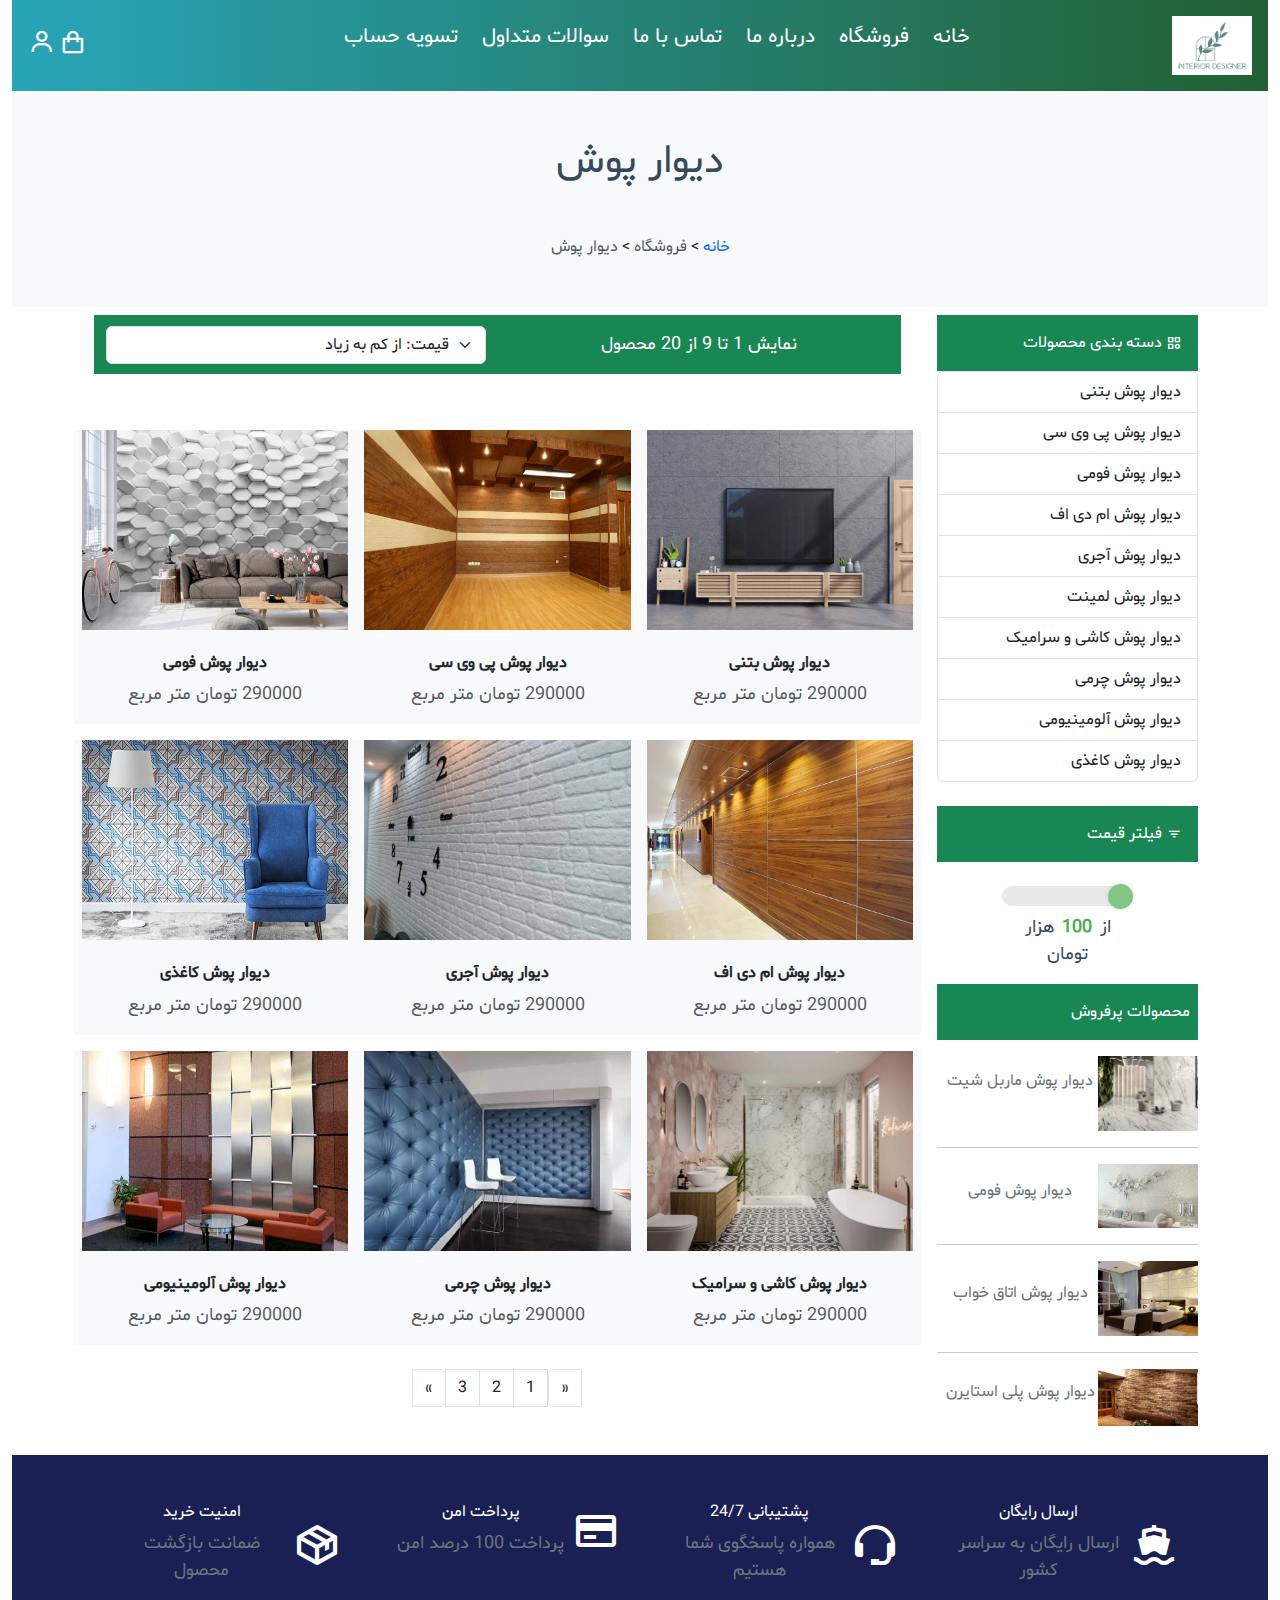
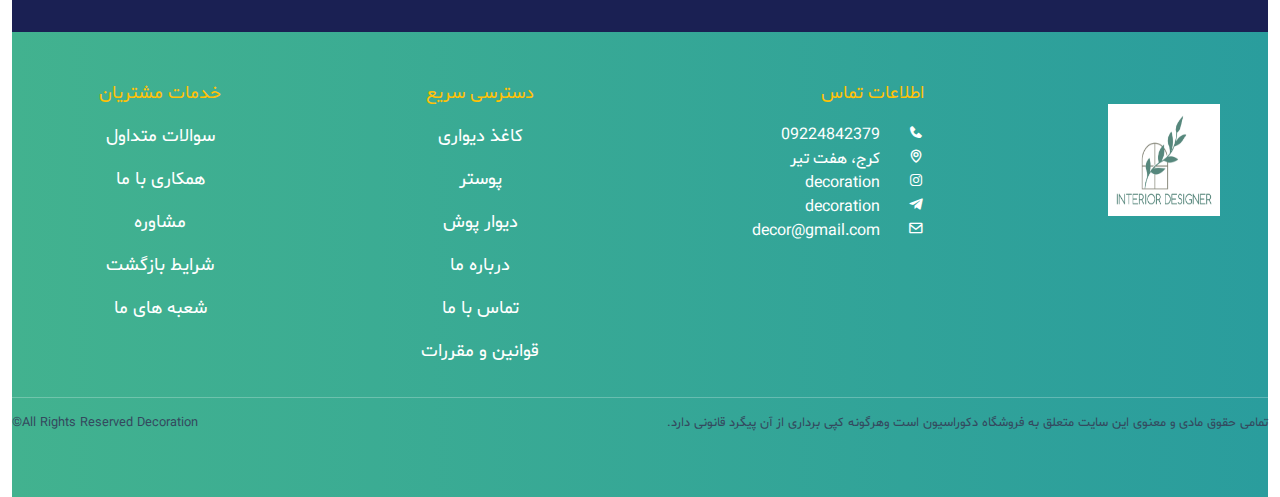
<file: divarpooshshop.html>
<!DOCTYPE html>
<html lang="en">
<head>
    <meta charset="UTF-8">
    <meta name="viewport" content="width=device-width, initial-scale=1.0">
    <!-- box icon cdn -->
    <link href='https://unpkg.com/boxicons@2.1.4/css/boxicons.min.css' rel='stylesheet'>
    <!-- bootsrap cdn -->
    <link href="https://cdn.jsdelivr.net/npm/bootstrap@5.3.3/dist/css/bootstrap.min.css" rel="stylesheet">
    <!-- style css -->
    <link rel="stylesheet" href="./assets/css/style.css">
    <link rel="stylesheet" href="./assets/css/css.css">
    <!-- Owl Carousel -->
    <link rel="stylesheet" href="./assets/css/owl.carousel.min.css">
    <link rel="stylesheet" href="./assets/css/owl.theme.default.css">

    <title>فروشگاه | دیوار پوش </title>
</head>

<body class="container-fluid">
  <!-- Nav -->
  <header class="header">
    <nav class="navbar">
        
        <a href="./index.html" class="nav-logo"><img src="./assets/images/logo.png" alt="" style="width: 5rem;"></a>

        <ul class="nav-menu">
            <li class="nav-item">
                <a href="./index.html" class="nav-link">خانه</a>
            </li>
            <li class="nav-item dropdown" id="target">
                <a href="#" class="nav-link " >فروشگاه</a>
                <ul class="" >
                    <li><a href="./kqzwallshop.html" class="">کاغذ دیواری</a></li>
                    <li><a href="./postershop.html" class="">پوستر</a></li>
                    <li><a href="./divarpooshshop.html" class="">دیوار پوش</a></li>
                </ul>
            </li>
            <li class="nav-item">
                <a href="./aboutus.html" class="nav-link">درباره ما</a>
            </li>
            <li class="nav-item">
                <a href="./contactus.html" class="nav-link">تماس با ما</a>
            </li>
            <li class="nav-item">
                <a href="./soalat.html" class="nav-link">سوالات متداول</a>
            </li>
            <li class="nav-item">
                <a href="./tasviehesab.html" class="nav-link">تسویه حساب</a>
            </li>
           
        </ul>

        <div  id="nav-icons">
           
            <a href="./sabadkharid.html"><i class='bx bx-shopping-bag'></i></a>
           
            <a href="./login.html"><i class='bx bx-user'></i></a>
        </div>
        

        <div class="hamburger">
            <span class="bar"></span>
            <span class="bar"></span>
            <span class="bar"></span>
        </div>

    </nav>
</header>
<!-- End Nav -->
 <!-- Title section -->
     </section>
    <section class="text-center py-5 bg-light">
        <h1 class="mb-5">دیوار پوش</h1> 
            <span><a href="./index.html">خانه</a></span>
            <span>></span>
            <span class="text-muted">فروشگاه</span>
            <span>></span>
            <span class="text-muted">دیوار پوش</span>
    </section>
<!-- End Title Section -->

 <!-- Main -->
     <section id="main-section">
        <div class="container">
            <div class="row">
                <aside class="col-md-5 col-lg-3">
<!-- Categories -->
                    <section id="categories" class="mb-4">
                        <div class="title bg-success text-white py-3 px-2 mt-2">
                            <i class="bx bx-category align-middle me-2"></i>
                            <span>دسته بندی محصولات</span>
                        </div>
                        <div class="list-group">
                            <a href="./singleproduct.html" class="list-group-item list-group-item-action">دیوار پوش بتنی</a>
                            <a href="./singleproduct.html" class="list-group-item list-group-item-action">دیوار پوش پی وی سی</a>
                            <a href="./singleproduct.html" class="list-group-item list-group-item-action">دیوار پوش فومی</a>
                            <a href="./singleproduct.html" class="list-group-item list-group-item-action">دیوار پوش ام دی اف</a>
                            <a href="./singleproduct.html" class="list-group-item list-group-item-action">دیوار پوش آجری</a>
                            <a href="./singleproduct.html" class="list-group-item list-group-item-action">دیوار پوش لمینت</a>
                            <a href="./singleproduct.html" class="list-group-item list-group-item-action">دیوار پوش کاشی و سرامیک</a>
                            <a href="./singleproduct.html" class="list-group-item list-group-item-action">دیوار پوش چرمی</a>
                            <a href="./singleproduct.html" class="list-group-item list-group-item-action">دیوار پوش آلومینیومی</a>
                            <a href="./singleproduct.html" class="list-group-item list-group-item-action">دیوار پوش کاغذی</a>
                          </div>
                    </section>

<!-- Range slider -->
                    <section id="range-slider">
                        <div class="title bg-success text-white py-3 px-2 mb-4">
                            <i class="bx bx-filter align-middle me-2"></i>
                            <span>فیلتر قیمت</span>
                        </div>

                       
                        <div class="rangeslider">
                            <input type="range" min="100" max="300" 
                                   value="100" class="myslider" 
                                   id="sliderRange">
                            <p>از<span id="demo" class="p-2"></span><span>هزار تومان</span></p>
                        </div>
                    </section>

 <!-- Best sellers -->
                    <section id="best-sellers" class="">
                        <div class="title bg-success text-white py-3 px-2">
                            <span>محصولات پرفروش</span>
                        </div>
                        <div class="row ">
                            <div class="col-4 mt-3">
                                <a href="./singleproduct.html"><img src="./assets/images/divarmarbel.jpg" alt="" style="width: 100px;"></a>
                            </div>
                            <div class="col-8 text-center align-content-center">
                               <a href="./singleproduct.html"> <p class="h6 text-secondary">دیوار پوش ماربل شیت</p></a>
                            </div>
                        </div>
                        <hr>
                        <div class="row ">
                            <div class="col-4">
                                <a href="./singleproduct.html"><img src="./assets/images/divarpoosh.jpg" alt="" style="width: 100px;"></a>
                            </div>
                            <div class="col-8 text-center align-content-center">
                               <a href="./singleproduct.html"> <p class="h6 text-secondary">دیوار پوش فومی</p></a>
                            </div>
                        </div>
                        <hr>
                        <div class="row ">
                            <div class="col-4">
                                <a href="./singleproduct.html"><img src="./assets/images/divarotagh.jpg" alt="" style="width: 100px;"></a>
                            </div>
                            <div class="col-8 text-center align-content-center">
                               <a href="./singleproduct.html"> <p class="h6 text-secondary"> دیوار پوش اتاق خواب </p></a>
                            </div>
                        </div>
                        <hr>
                        <div class="row ">
                            <div class="col-4">
                                <a href="./singleproduct.html"><img src="./assets/images/divarpoli.jpg" alt="" style="width: 100px;"></a>
                            </div>
                            <div class="col-8 text-center align-content-center">
                               <a href="./singleproduct.html"> <p class="h6 text-secondary">دیوار پوش پلی استایرن</p></a>
                            </div>
                        </div>
                        
                        
                    </section>

                </aside>
<!-- Content -->
                <main class="col-md-7 col-lg-9">
<!-- Filter -->
                    <section id="main-filter" class="py-2 px-4 mb-5">
                        <div class="row bg-success">
                            <div class="col-6 ">
                                <p class="mt-3 text-white">نمایش 1 تا 9 از 20 محصول</p>
                            </div>
                            <div class="col-6 align-content-center">
                                <select name="" class="form-select" id="">
                                    <option value="">قیمت: از کم به زیاد</option>
                                    <option value="">قیمت: از زیاد به کم</option>
                                    <option value="">محصولات قدیمی به جدیدتر</option>
                                    <option value="">محصولات جدیدتر به قدیمی</option>
                                </select>
                            </div>
                        </div>
                    </section>

<!-- Products -->
                    <section id="products-page-products" class="mb-4">
                        <div class="row g-3 items">
                            <div class=" col-sm-6 col-lg-4 bg-light">
                                <a href="./singleproduct.html" class="image">
                                    <img src="./assets/images/divarbtn.jpg" alt="" style="height: 200px;" class="table m-auto">
                                </a>
                                <div class="details text-center mt-4">
                                    <a href="./singleproduct.html" class="text-dark text-decoration-none"><p class="fw-bold h6">دیوار پوش بتنی</p></a>
                                    <p class="text-muted">290000 تومان متر مربع</p>
                                </div>
                            </div>
                            <div class=" col-sm-6 col-lg-4 bg-light">
                                <a href="./singleproduct.html" class="image">
                                    <img src="./assets/images/divarpvc.webp" alt="" style="height: 200px;" class="table m-auto">
                                </a>
                                <div class="details text-center mt-4">
                                    <a href="./singleproduct.html" class="text-dark text-decoration-none"><p class="fw-bold h6">دیوار پوش پی وی سی</p></a>
                                    <p class="text-muted">290000 تومان متر مربع</p>
                                </div>
                            </div>
                            <div class=" col-sm-6 col-lg-4 bg-light">
                                <a href="./singleproduct.html" class="image">
                                    <img src="./assets/images/divarfomi.jpg" alt="" style="height: 200px;" class="table m-auto">
                                </a>
                                <div class="details text-center mt-4">
                                    <a href="./singleproduct.html" class="text-dark text-decoration-none"><p class="fw-bold h6">دیوار پوش فومی</p></a>
                                    <p class="text-muted">290000 تومان متر مربع</p>
                                </div>
                            </div>
                            <div class=" col-sm-6 col-lg-4 bg-light">
                                <a href="./singleproduct.html" class="image">
                                    <img src="./assets/images/divarmdf.webp" alt="" style="height: 200px;" class="table m-auto">
                                </a>
                                <div class="details text-center mt-4">
                                    <a href="./singleproduct.html" class="text-dark text-decoration-none"><p class="fw-bold h6">دیوار پوش ام دی اف</p></a>
                                    <p class="text-muted">290000 تومان متر مربع</p>
                                </div>
                            </div>
                            <div class=" col-sm-6 col-lg-4 bg-light">
                                <a href="./singleproduct.html" class="image">
                                    <img src="./assets/images/divarajor.jpg" alt="" style="height: 200px;" class="table m-auto">
                                </a>
                                <div class="details text-center mt-4">
                                    <a href="./singleproduct.html" class="text-dark text-decoration-none"><p class="fw-bold h6">دیوار پوش آجری</p></a>
                                    <p class="text-muted">290000 تومان متر مربع</p>
                                </div>
                            </div>
                            <div class=" col-sm-6 col-lg-4 bg-light">
                                <a href="./singleproduct.html" class="image">
                                    <img src="./assets/images/divarkqz.jpg" alt="" style="height: 200px;" class="table m-auto">
                                </a>
                                <div class="details text-center mt-4">
                                    <a href="./singleproduct.html" class="text-dark text-decoration-none"><p class="fw-bold h6">دیوار پوش کاغذی</p></a>
                                    <p class="text-muted">290000 تومان متر مربع</p>
                                </div>
                            </div>
                            <div class=" col-sm-6 col-lg-4 bg-light">
                                <a href="./singleproduct.html" class="image">
                                    <img src="./assets/images/divarkashi.webp" alt="" style="height: 200px;" class="table m-auto">
                                </a>
                                <div class="details text-center mt-4">
                                    <a href="./singleproduct.html" class="text-dark text-decoration-none"><p class="fw-bold h6">دیوار پوش کاشی و سرامیک</p></a>
                                    <p class="text-muted">290000 تومان متر مربع</p>
                                </div>
                            </div>
                            <div class=" col-sm-6 col-lg-4 bg-light">
                                <a href="./singleproduct.html" class="image">
                                    <img src="./assets/images/divarcharm.webp" alt="" style="height: 200px;" class="table m-auto">
                                </a>
                                <div class="details text-center mt-4">
                                    <a href="./singleproduct.html" class="text-dark text-decoration-none"><p class="fw-bold h6">دیوار پوش چرمی</p></a>
                                    <p class="text-muted">290000 تومان متر مربع</p>
                                </div>
                            </div>
                            <div class=" col-sm-6 col-lg-4 bg-light">
                                <a href="./singleproduct.html" class="image">
                                    <img src="./assets/images/divaralu.jpg" alt="" style="height: 200px;" class="table m-auto">
                                </a>
                                <div class="details text-center mt-4">
                                    <a href="./singleproduct.html" class="text-dark text-decoration-none"><p class="fw-bold h6">دیوار پوش آلومینیومی</p></a>
                                    <p class="text-muted">290000 تومان متر مربع</p>
                                </div>
                            </div>
                        </div>
<!-- Pagination -->
                        <nav aria-label="Page navigation example" class="mt-4">
                            <ul class="pagination justify-content-center ">
                                <li class="page-item">
                                <a class="page-link text-dark" href="#" aria-label="Previous">
                                    <span aria-hidden="true">&laquo;</span>
                                </a>
                                </li>
                                <li class="page-item"><a class="page-link text-dark" href="#">1</a></li>
                                <li class="page-item"><a class="page-link text-dark" href="#">2</a></li>
                                <li class="page-item"><a class="page-link text-dark" href="#">3</a></li>
                                <li class="page-item">
                                <a class="page-link text-dark" href="#" aria-label="Next">
                                    <span aria-hidden="true">&raquo;</span>
                                </a>
                                </li>
                            </ul>
                        </nav>
                    </section>
                </main>
            </div>
        </div>
    </section>
 <!-- End Main -->

 <!-- Features -->
 <section  class="colorfeatures mt-5 text-white ">
    <div class="container px-4">
        <div class="row g-4 pb-3">
            <div class="col-sm-6 col-lg-3 feature">
                <div class="d-flex flex-column flex-lg-row text-center text-lg-start p-2">
                    <div class="align-self-center"><i class="bx bxs-ship bx-lg"></i></div>
                    <div class="ms-2 pt-3 text-center p-2">
                        <h6 class="h6 ">ارسال رایگان</h6>
                        <p class="text-secondary">ارسال رایگان به سراسر کشور</p>
                    </div>
                </div>
            </div>
            <div class="col-sm-6 col-lg-3 feature">
                <div class="d-flex flex-column flex-lg-row text-center text-lg-start p-2">
                    <div class="align-self-center"><i class="bx bx-support bx-lg bx-lg "></i></div>
                    <div class="ms-2 pt-3 text-center p-2">
                        <h6 class="h6">پشتیبانی 24/7</h6>
                        <p class="text-secondary">همواره پاسخگوی شما هستیم</p>
                    </div>
                </div>
            </div>
            <div class="col-sm-6 col-lg-3 feature">
                <div class="d-flex flex-column flex-lg-row text-center text-lg-start p-2">
                    <div class="align-self-center"><i class="bx bx-credit-card bx-lg "></i></div>
                    <div class="ms-2 pt-3 text-center p-2">
                        <h6 class="h6">پرداخت امن</h6>
                        <p class="text-secondary">پرداخت 100 درصد امن</p>
                    </div>
                </div>
            </div>
            <div class="col-sm-6 col-lg-3 feature">
                <div class="d-flex flex-column flex-lg-row text-center text-lg-start p-2">
                    <div class="align-self-center"><i class="bx bx-package bx-lg "></i></div>
                    <div class="ms-2 pt-3 text-center p-2">
                        <h6 class="h6">امنیت خرید</h6>
                        <p class="text-secondary">ضمانت بازگشت محصول</p>
                    </div>
                </div>
            </div>
        </div>
    </div>
</section>
<!-- End Features -->

 <!-- Footer -->
 <footer class=" py-5 footer">
    <div class="row">
        <div class="col-lg-3 col-md-6 col-sm-12">
            <div>
                <a href="./index.html"><img src="./assets/images/logo.png" style="height: 10rem; width: 10rem;" alt="" class="p-4 mx-4"></a>
            </div>
        </div>

        <div class="col-lg-3 col-md-6 col-sm-12  ">
            <div>
                <p class="mx-4 text-warning text-end">اطلاعات تماس</p>
            </div>
            <div class="text-white">
                <i class='bx bxs-phone mx-4'></i>
                <span>09224842379</span>
            </div>
            
            <div class="text-white">
                <i class='bx bx-map  mx-4'></i>
                <span>کرج، هفت تیر</span>
            </div>
            <div class="text-white">
                <i class='bx bxl-instagram mx-4' ></i>
                <a href="" class="text-white"><span>decoration</span></a>
            </div>
            <div class="text-white">
                <i class='bx bxl-telegram mx-4' ></i>
                <a href="" class="text-white"><span>decoration</span></a>
            </div>
            <div class="text-white">
                <i class='bx bx-envelope mx-4' ></i>
                <a href="" class="text-white"><span>decor@gmail.com</span></a>
            </div>

        </div>
        <div class="col-lg-3 col-md-6 col-sm-12 ">
            <div>
                <p class="mx-4 text-warning "> دسترسی سریع</p>
            </div>
            <div class="text-white">
                <a href="./kqzwallshop.html" ><p class="mx-4 text-white">کاغذ دیواری</p></a>
            </div>
            <div class="text-white">
               <a href="./postershop.html" > <p class="mx-4 text-white">پوستر</p></a>
            </div>
            <div class="text-white">
                <a href="./divarpooshshop.html" > <p class="mx-4 text-white">دیوار پوش</p></a>
             </div>
            <div class="text-white">
                <a href="./aboutus.html" ><p class="mx-4 text-white">درباره ما</p></a>
            </div>
            <div class="text-white">
                <a href="./contactus.html" ><p class="mx-4 text-white">تماس با ما</p></a>
            </div>
            <div class="text-white">
                <a href="" ><p class="mx-4 text-white"> قوانین و مقررات</p></a>
            </div>
        </div>
        <div class="col-lg-3 col-md-6 col-sm-12">
            <div>
                <p class="mx-4 text-warning "> خدمات مشتریان</p>
            </div>
            <div class="text-white">
                <a href="./soalat.html" ><p class="mx-4 text-white">سوالات متداول</p></a>
            </div>
            <div class="text-white">
                <a href="" ><p class="mx-4 text-white">همکاری با ما</p></a>
            </div>
            <div class="text-white">
               <a href="" > <p class="mx-4 text-white"> مشاوره</p></a>
            </div>
            <div class="text-white">
                <a href="" ><p class="mx-4 text-white">شرایط بازگشت</p></a>
            </div>
            <div class="text-white">
                <a href="" ><p class="mx-4 text-white">شعبه های ما</p></a>
            </div>
        </div>
        <!-- for e-namad -->
        <!-- <div class="col-lg-3 col-sm12"></div> -->

    </div>
    <hr style="color: white;">
    <div class="row text-dark">
        <div class="col-md-8 col-sm-12 ">
            <p style="font-size: 0.8rem;" class="text-end">تمامی حقوق مادی و معنوی این سایت متعلق به فروشگاه دکوراسیون است وهرگونه کپی برداری از آن پیگرد قانونی دارد.</p>
        </div>
        <div class="col-md-4 col-sm-12 ">
            <p style="font-size: 0.8rem;" class="text-start">All Rights Reserved Decoration&copy;</p>
        </div>
    </div>

</footer>
<!-- End Footer -->













    <!-- js bootsrap -->
    <script src="https://cdn.jsdelivr.net/npm/bootstrap@5.3.3/dist/js/bootstrap.bundle.min.js"></script>
    <!-- jquery -->
    <script src="./assets/js/jquery-3.7.1.slim.js"></script>
    <!-- Owl Carousel -->
    <script src="./assets/js/owl.carousel.min.js"></script>
    <!-- Range Slider -->
    <script src="./assets/js/ion.rangeSlider.min.js"></script>
    <!-- main js -->
    <script src="./assets/js/main.js"></script>
    <script src="./assets/js/js.js"></script>


    <!-- Filter -->
    <script>
        let rangeSlider = document.getElementById("sliderRange");
        let output = document.getElementById("demo");

        output.innerHTML=rangeSlider.value;

        rangeSlider.oninput = function(){
            output.innerHTML=this.value;
        }
    </script>
    

</body>
</html>
</file>
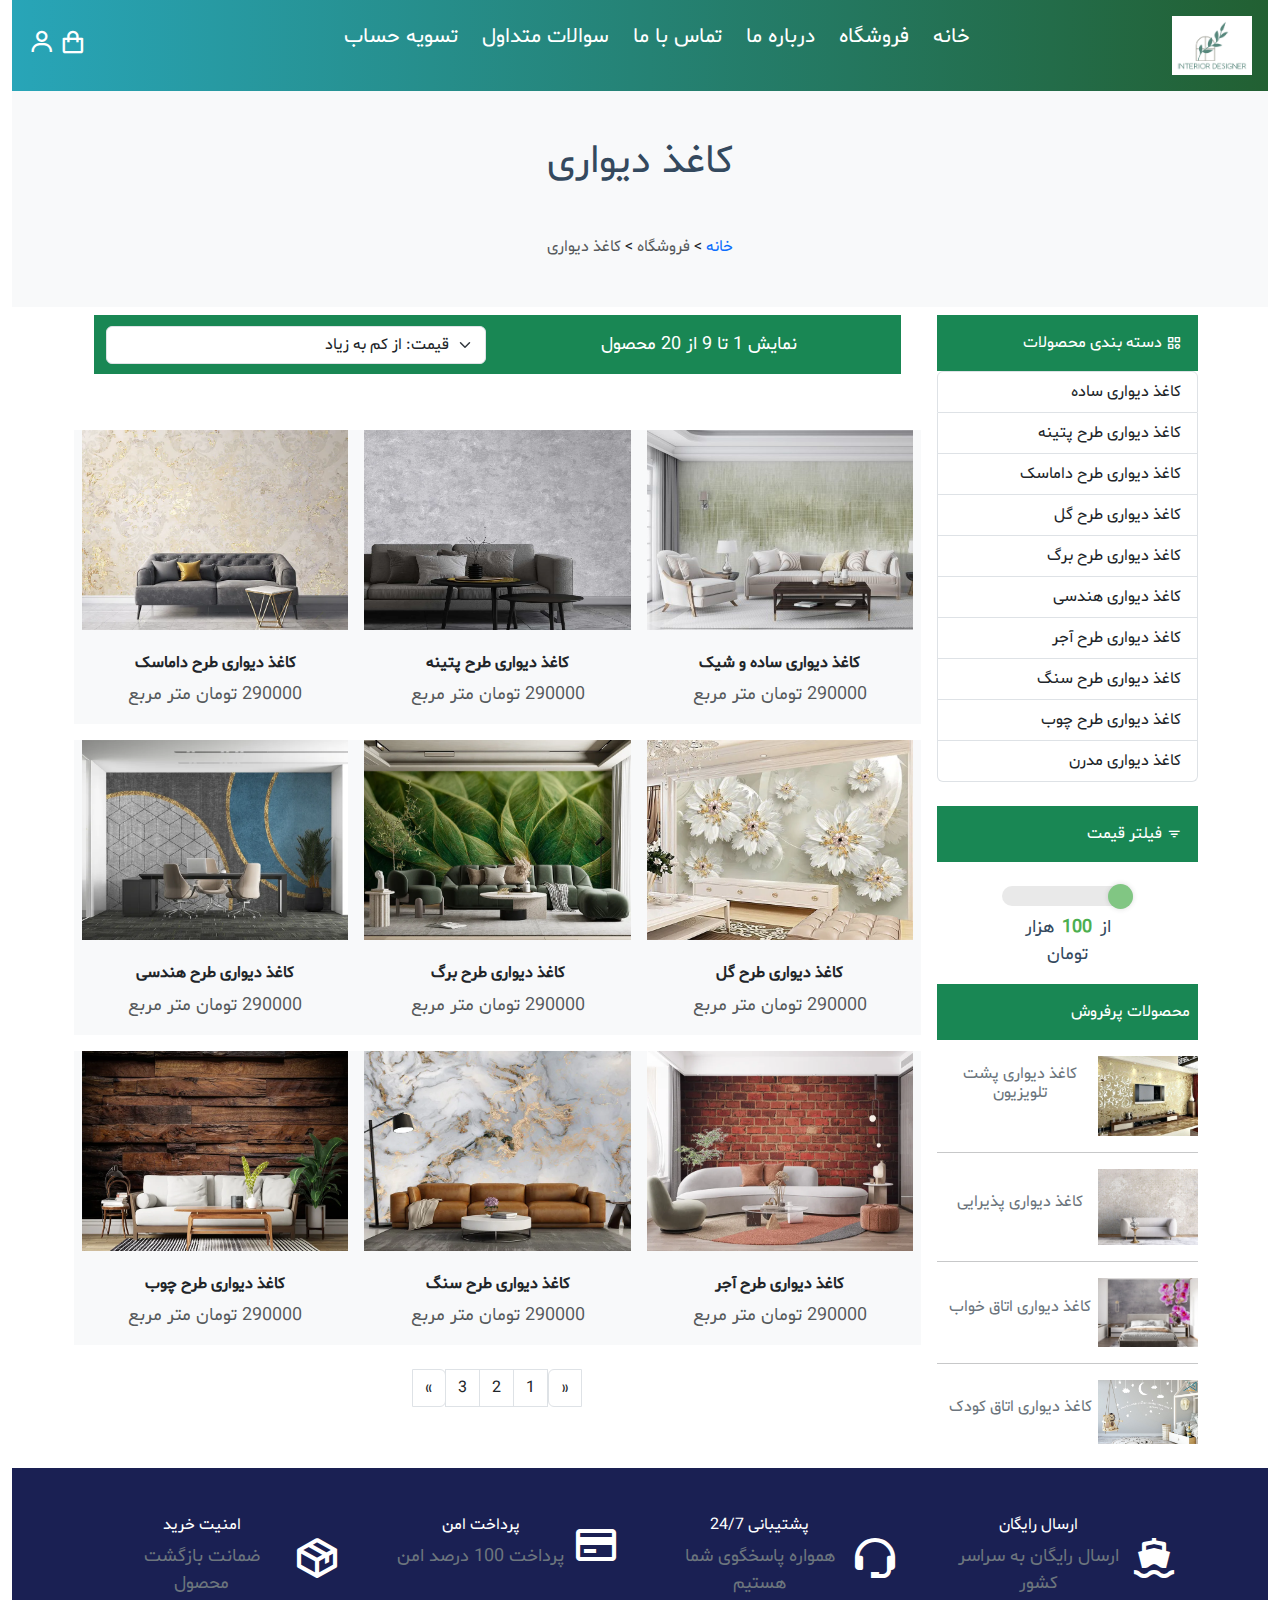
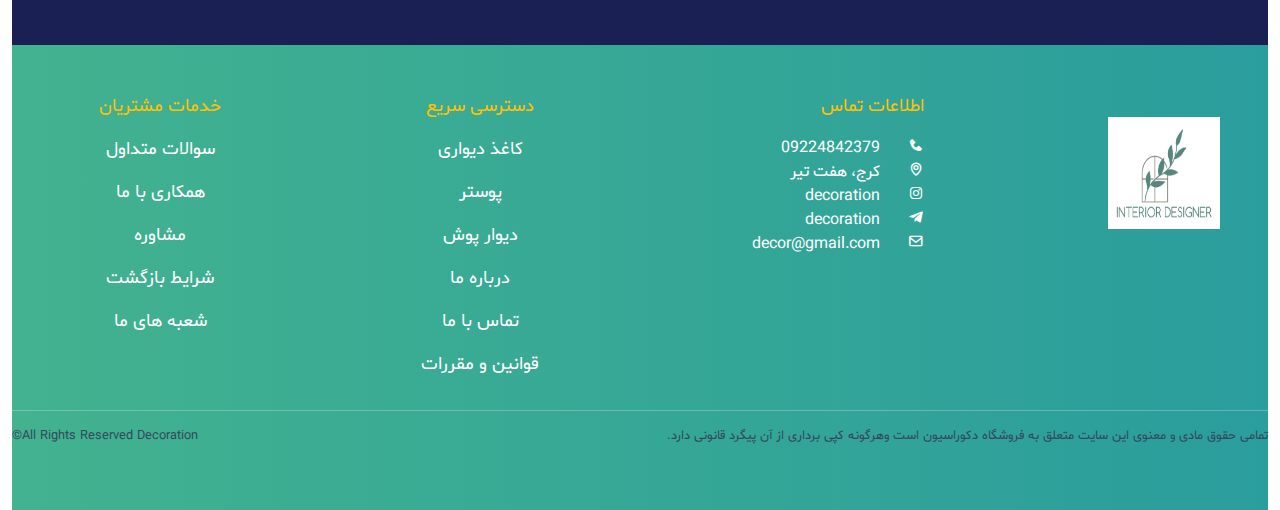
<file: kqzwallshop.html>
<!DOCTYPE html>
<html lang="en">
<head>
    <meta charset="UTF-8">
    <meta name="viewport" content="width=device-width, initial-scale=1.0">
    <!-- box icon cdn -->
    <link href='https://unpkg.com/boxicons@2.1.4/css/boxicons.min.css' rel='stylesheet'>
    <!-- bootsrap cdn -->
    <link href="https://cdn.jsdelivr.net/npm/bootstrap@5.3.3/dist/css/bootstrap.min.css" rel="stylesheet">
    <!-- style css -->
    <link rel="stylesheet" href="./assets/css/style.css">
    <link rel="stylesheet" href="./assets/css/css.css">
    <!-- Owl Carousel -->
    <link rel="stylesheet" href="./assets/css/owl.carousel.min.css">
    <link rel="stylesheet" href="./assets/css/owl.theme.default.css">

    <title>فروشگاه | کاغذ دیواری</title>
</head>

<body class="container-fluid">
 <!-- Nav -->
 <header class="header">
    <nav class="navbar">
        
        <a href="./index.html" class="nav-logo"><img src="./assets/images/logo.png" alt="" style="width: 5rem;"></a>

        <ul class="nav-menu">
            <li class="nav-item">
                <a href="./index.html" class="nav-link">خانه</a>
            </li>
            <li class="nav-item dropdown" id="target">
                <a href="#" class="nav-link " >فروشگاه</a>
                <ul class="" >
                    <li><a href="./kqzwallshop.html" class="">کاغذ دیواری</a></li>
                    <li><a href="./postershop.html" class="">پوستر</a></li>
                    <li><a href="./divarpooshshop.html" class="">دیوار پوش</a></li>
                </ul>
            </li>
            <li class="nav-item">
                <a href="./aboutus.html" class="nav-link">درباره ما</a>
            </li>
            <li class="nav-item">
                <a href="./contactus.html" class="nav-link">تماس با ما</a>
            </li>
            <li class="nav-item">
                <a href="./soalat.html" class="nav-link">سوالات متداول</a>
            </li>
            <li class="nav-item">
                <a href="./tasviehesab.html" class="nav-link">تسویه حساب</a>
            </li>
           
        </ul>

        <div  id="nav-icons">
           
            <a href="./sabadkharid.html"><i class='bx bx-shopping-bag'></i></a>
           
            <a href="./login.html"><i class='bx bx-user'></i></a>
        </div>
        

        <div class="hamburger">
            <span class="bar"></span>
            <span class="bar"></span>
            <span class="bar"></span>
        </div>

    </nav>
</header>
<!-- End Nav -->

 <!-- Title section -->
     </section>
    <section class="text-center py-5 bg-light">
        <h1 class="mb-5">کاغذ دیواری</h1> 
            <span><a href="./index.html">خانه</a></span>
            <span>></span>
            <span class="text-muted">فروشگاه</span>
            <span>></span>
            <span class="text-muted">کاغذ دیواری</span>
    </section>
<!-- End Title Section -->

 <!-- Main -->
     <section id="main-section">
        <div class="container">
            <div class="row">
                <aside class="col-md-5 col-lg-3">
<!-- Categories -->
                    <section id="categories" class="mb-4">
                        <div class="title bg-success text-white py-3 px-2 mt-2">
                            <i class="bx bx-category align-middle me-2"></i>
                            <span>دسته بندی محصولات</span>
                        </div>
                        <div class="list-group">
                            <a href="singleproduct.html" class="list-group-item list-group-item-action">کاغذ دیواری ساده</a>
                            <a href="singleproduct.html" class="list-group-item list-group-item-action">کاغذ دیواری طرح پتینه</a>
                            <a href="singleproduct.html" class="list-group-item list-group-item-action">کاغذ دیواری طرح داماسک</a>
                            <a href="singleproduct.html" class="list-group-item list-group-item-action"> کاغذ دیواری طرح گل</a>
                            <a href="singleproduct.html" class="list-group-item list-group-item-action"> کاغذ دیواری طرح برگ</a>
                            <a href="singleproduct.html" class="list-group-item list-group-item-action">کاغذ دیواری هندسی</a>
                            <a href="singleproduct.html" class="list-group-item list-group-item-action"> کاغذ دیواری طرح آجر</a>
                            <a href="singleproduct.html" class="list-group-item list-group-item-action"> کاغذ دیواری طرح سنگ</a>
                            <a href="singleproduct.html" class="list-group-item list-group-item-action"> کاغذ دیواری طرح چوب</a>
                            <a href="singleproduct.html" class="list-group-item list-group-item-action">کاغذ دیواری مدرن</a>
                          </div>
                    </section>

<!-- Range slider -->
                    <section id="range-slider">
                        <div class="title bg-success text-white py-3 px-2 mb-4">
                            <i class="bx bx-filter align-middle me-2"></i>
                            <span>فیلتر قیمت</span>
                        </div>

                        <div class="rangeslider">
                            <input type="range" min="100" max="300" 
                                   value="100" class="myslider" 
                                   id="sliderRange">
                            <p>از<span id="demo" class="p-2"></span><span>هزار تومان</span></p>
                        </div>

                       
                    </section>

 <!-- Best sellers -->
                    <section id="best-sellers" class="">
                        <div class="title bg-success text-white py-3 px-2">
                            <span>محصولات پرفروش</span>
                        </div>
                        <div class="row ">
                            <div class="col-4 mt-3">
                                <a href="singleproduct.html"><img src="./assets/images/tvkqz.jpg" alt="" style="width: 100px;"></a>
                            </div>
                            <div class="col-8 text-center align-content-center">
                               <a href="singleproduct.html"> <p class="h6 text-secondary">کاغذ دیواری پشت تلویزیون</p></a>
                            </div>
                        </div>
                        <hr>
                        <div class="row ">
                            <div class="col-4">
                                <a href="singleproduct.html"><img src="./assets/images/pazirae.jpg" alt="" style="width: 100px;"></a>
                            </div>
                            <div class="col-8 text-center align-content-center">
                               <a href="singleproduct.html"> <p class="h6 text-secondary">کاغذ دیواری پذیرایی </p></a>
                            </div>
                        </div>
                        <hr>
                        <div class="row ">
                            <div class="col-4">
                                <a href="singleproduct.html"><img src="./assets/images/roomkqz.webp" alt="" style="width: 100px;"></a>
                            </div>
                            <div class="col-8 text-center align-content-center">
                               <a href="singleproduct.html"> <p class="h6 text-secondary">کاغذ دیواری اتاق خواب </p></a>
                            </div>
                        </div>
                        <hr>
                        <div class="row ">
                            <div class="col-4">
                                <a href="singleproduct.html"><img src="./assets/images/koodakkqz.jpg" alt="" style="width: 100px;"></a>
                            </div>
                            <div class="col-8 text-center align-content-center">
                               <a href="singleproduct.html"> <p class="h6 text-secondary">کاغذ دیواری اتاق کودک </p></a>
                            </div>
                        </div>
                        
                        
                    </section>

                </aside>
<!-- Content -->
                <main class="col-md-7 col-lg-9">
<!-- Filter -->
                    <section id="main-filter" class="py-2 px-4 mb-5">
                        <div class="row bg-success">
                            <div class="col-6 ">
                                <p class="mt-3 text-white">نمایش 1 تا 9 از 20 محصول</p>
                            </div>
                            <div class="col-6 align-content-center">
                                <select name="" class="form-select" id="">
                                    <option value="">قیمت: از کم به زیاد</option>
                                    <option value="">قیمت: از زیاد به کم</option>
                                    <option value="">محصولات قدیمی به جدیدتر</option>
                                    <option value="">محصولات جدیدتر به قدیمی</option>
                                </select>
                            </div>
                        </div>
                    </section>

<!-- Products -->
                    <section id="products-page-products" class="mb-4">
                        <div class="row g-3 items">
                            <div class=" col-sm-6 col-lg-4 bg-light">
                                <a href="singleproduct.html" class="image">
                                    <img src="./assets/images/simpleandshik.jpg" alt="" style="height: 200px;" class="table m-auto">
                                </a>
                                <div class="details text-center mt-4">
                                    <a href="singleproduct.html" class="text-dark text-decoration-none"><p class="fw-bold h6">کاغذ دیواری ساده و شیک</p></a>
                                    <p class="text-muted">290000 تومان متر مربع</p>
                                </div>
                            </div>
                            <div class=" col-sm-6 col-lg-4 bg-light">
                                <a href="singleproduct.html" class="image">
                                    <img src="./assets/images/kqzpatine.webp" alt="" style="height: 200px;" class="table m-auto">
                                </a>
                                <div class="details text-center mt-4">
                                    <a href="singleproduct.html" class="text-dark text-decoration-none"><p class="fw-bold h6">کاغذ دیواری طرح پتینه</p></a>
                                    <p class="text-muted">290000 تومان متر مربع</p>
                                </div>
                            </div>
                            <div class=" col-sm-6 col-lg-4 bg-light">
                                <a href="singleproduct.html" class="image">
                                    <img src="./assets/images/kqzdamask.webp" alt="" style="height: 200px;" class="table m-auto">
                                </a>
                                <div class="details text-center mt-4">
                                    <a href="singleproduct.html" class="text-dark text-decoration-none"><p class="fw-bold h6">کاغذ دیواری طرح داماسک</p></a>
                                    <p class="text-muted">290000 تومان متر مربع</p>
                                </div>
                            </div>
                            <div class=" col-sm-6 col-lg-4 bg-light">
                                <a href="singleproduct.html" class="image">
                                    <img src="./assets/images/kqzgo.webp" alt="" style="height: 200px;" class="table m-auto">
                                </a>
                                <div class="details text-center mt-4">
                                    <a href="singleproduct.html" class="text-dark text-decoration-none"><p class="fw-bold h6">کاغذ دیواری طرح گل</p></a>
                                    <p class="text-muted">290000 تومان متر مربع</p>
                                </div>
                            </div>
                            <div class=" col-sm-6 col-lg-4 bg-light">
                                <a href="singleproduct.html" class="image">
                                    <img src="./assets/images/kqzbarg.webp" alt="" style="height: 200px;" class="table m-auto">
                                </a>
                                <div class="details text-center mt-4">
                                    <a href="singleproduct.html" class="text-dark text-decoration-none"><p class="fw-bold h6">کاغذ دیواری طرح برگ</p></a>
                                    <p class="text-muted">290000 تومان متر مربع</p>
                                </div>
                            </div>
                            <div class=" col-sm-6 col-lg-4 bg-light">
                                <a href="singleproduct.html" class="image">
                                    <img src="./assets/images/kqzhendesi.webp" alt="" style="height: 200px;" class="table m-auto">
                                </a>
                                <div class="details text-center mt-4">
                                    <a href="singleproduct.html" class="text-dark text-decoration-none"><p class="fw-bold h6">کاغذ دیواری طرح هندسی</p></a>
                                    <p class="text-muted">290000 تومان متر مربع</p>
                                </div>
                            </div>
                            <div class=" col-sm-6 col-lg-4 bg-light">
                                <a href="singleproduct.html" class="image">
                                    <img src="./assets/images/kqzajor.webp" alt="" style="height: 200px;" class="table m-auto">
                                </a>
                                <div class="details text-center mt-4">
                                    <a href="singleproduct.html" class="text-dark text-decoration-none"><p class="fw-bold h6">کاغذ دیواری طرح آجر</p></a>
                                    <p class="text-muted">290000 تومان متر مربع</p>
                                </div>
                            </div>
                            <div class=" col-sm-6 col-lg-4 bg-light">
                                <a href="singleproduct.html" class="image">
                                    <img src="./assets/images/kqzsang.webp" alt="" style="height: 200px;" class="table m-auto">
                                </a>
                                <div class="details text-center mt-4">
                                    <a href="singleproduct.html" class="text-dark text-decoration-none"><p class="fw-bold h6">کاغذ دیواری طرح سنگ</p></a>
                                    <p class="text-muted">290000 تومان متر مربع</p>
                                </div>
                            </div>
                            <div class=" col-sm-6 col-lg-4 bg-light">
                                <a href="singleproduct.html" class="image">
                                    <img src="./assets/images/kqzchoob.webp" alt="" style="height: 200px;" class="table m-auto">
                                </a>
                                <div class="details text-center mt-4">
                                    <a href="singleproduct.html" class="text-dark text-decoration-none"><p class="fw-bold h6">کاغذ دیواری طرح چوب</p></a>
                                    <p class="text-muted">290000 تومان متر مربع</p>
                                </div>
                            </div>
                        </div>
<!-- Pagination -->
                        <nav aria-label="Page navigation example" class="mt-4">
                            <ul class="pagination justify-content-center ">
                                <li class="page-item">
                                <a class="page-link text-dark" href="#" aria-label="Previous">
                                    <span aria-hidden="true">&laquo;</span>
                                </a>
                                </li>
                                <li class="page-item"><a class="page-link text-dark" href="#">1</a></li>
                                <li class="page-item"><a class="page-link text-dark" href="#">2</a></li>
                                <li class="page-item"><a class="page-link text-dark" href="#">3</a></li>
                                <li class="page-item">
                                <a class="page-link text-dark" href="#" aria-label="Next">
                                    <span aria-hidden="true">&raquo;</span>
                                </a>
                                </li>
                            </ul>
                        </nav>
                    </section>
                </main>
            </div>
        </div>
    </section>
 <!-- End Main -->

 <!-- Features -->
 <section  class="colorfeatures mt-5 text-white ">
    <div class="container px-4">
        <div class="row g-4 pb-3">
            <div class="col-sm-6 col-lg-3 feature">
                <div class="d-flex flex-column flex-lg-row text-center text-lg-start p-2">
                    <div class="align-self-center"><i class="bx bxs-ship bx-lg"></i></div>
                    <div class="ms-2 pt-3 text-center p-2">
                        <h6 class="h6 ">ارسال رایگان</h6>
                        <p class="text-secondary">ارسال رایگان به سراسر کشور</p>
                    </div>
                </div>
            </div>
            <div class="col-sm-6 col-lg-3 feature">
                <div class="d-flex flex-column flex-lg-row text-center text-lg-start p-2">
                    <div class="align-self-center"><i class="bx bx-support bx-lg bx-lg "></i></div>
                    <div class="ms-2 pt-3 text-center p-2">
                        <h6 class="h6">پشتیبانی 24/7</h6>
                        <p class="text-secondary">همواره پاسخگوی شما هستیم</p>
                    </div>
                </div>
            </div>
            <div class="col-sm-6 col-lg-3 feature">
                <div class="d-flex flex-column flex-lg-row text-center text-lg-start p-2">
                    <div class="align-self-center"><i class="bx bx-credit-card bx-lg "></i></div>
                    <div class="ms-2 pt-3 text-center p-2">
                        <h6 class="h6">پرداخت امن</h6>
                        <p class="text-secondary">پرداخت 100 درصد امن</p>
                    </div>
                </div>
            </div>
            <div class="col-sm-6 col-lg-3 feature">
                <div class="d-flex flex-column flex-lg-row text-center text-lg-start p-2">
                    <div class="align-self-center"><i class="bx bx-package bx-lg "></i></div>
                    <div class="ms-2 pt-3 text-center p-2">
                        <h6 class="h6">امنیت خرید</h6>
                        <p class="text-secondary">ضمانت بازگشت محصول</p>
                    </div>
                </div>
            </div>
        </div>
    </div>
</section>
<!-- End Features -->

<!-- Footer -->
<footer class=" py-5 footer">
    <div class="row">
        <div class="col-lg-3 col-md-6 col-sm-12">
            <div>
                <a href="./index.html"><img src="./assets/images/logo.png" style="height: 10rem; width: 10rem;" alt="" class="p-4 mx-4"></a>
            </div>
        </div>

        <div class="col-lg-3 col-md-6 col-sm-12  ">
            <div>
                <p class="mx-4 text-warning text-end">اطلاعات تماس</p>
            </div>
            <div class="text-white">
                <i class='bx bxs-phone mx-4'></i>
                <span>09224842379</span>
            </div>
            
            <div class="text-white">
                <i class='bx bx-map  mx-4'></i>
                <span>کرج، هفت تیر</span>
            </div>
            <div class="text-white">
                <i class='bx bxl-instagram mx-4' ></i>
                <a href="" class="text-white"><span>decoration</span></a>
            </div>
            <div class="text-white">
                <i class='bx bxl-telegram mx-4' ></i>
                <a href="" class="text-white"><span>decoration</span></a>
            </div>
            <div class="text-white">
                <i class='bx bx-envelope mx-4' ></i>
                <a href="" class="text-white"><span>decor@gmail.com</span></a>
            </div>

        </div>
        <div class="col-lg-3 col-md-6 col-sm-12 ">
            <div>
                <p class="mx-4 text-warning "> دسترسی سریع</p>
            </div>
            <div class="text-white">
                <a href="./kqzwallshop.html" ><p class="mx-4 text-white">کاغذ دیواری</p></a>
            </div>
            <div class="text-white">
               <a href="./postershop.html" > <p class="mx-4 text-white">پوستر</p></a>
            </div>
            <div class="text-white">
                <a href="./divarpooshshop.html" > <p class="mx-4 text-white">دیوار پوش</p></a>
             </div>
            <div class="text-white">
                <a href="./aboutus.html" ><p class="mx-4 text-white">درباره ما</p></a>
            </div>
            <div class="text-white">
                <a href="./contactus.html" ><p class="mx-4 text-white">تماس با ما</p></a>
            </div>
            <div class="text-white">
                <a href="" ><p class="mx-4 text-white"> قوانین و مقررات</p></a>
            </div>
        </div>
        <div class="col-lg-3 col-md-6 col-sm-12">
            <div>
                <p class="mx-4 text-warning "> خدمات مشتریان</p>
            </div>
            <div class="text-white">
                <a href="./soalat.html" ><p class="mx-4 text-white">سوالات متداول</p></a>
            </div>
            <div class="text-white">
                <a href="" ><p class="mx-4 text-white">همکاری با ما</p></a>
            </div>
            <div class="text-white">
               <a href="" > <p class="mx-4 text-white"> مشاوره</p></a>
            </div>
            <div class="text-white">
                <a href="" ><p class="mx-4 text-white">شرایط بازگشت</p></a>
            </div>
            <div class="text-white">
                <a href="" ><p class="mx-4 text-white">شعبه های ما</p></a>
            </div>
        </div>
        <!-- for e-namad -->
        <!-- <div class="col-lg-3 col-sm12"></div> -->

    </div>
    <hr style="color: white;">
    <div class="row text-dark">
        <div class="col-md-8 col-sm-12 ">
            <p style="font-size: 0.8rem;" class="text-end">تمامی حقوق مادی و معنوی این سایت متعلق به فروشگاه دکوراسیون است وهرگونه کپی برداری از آن پیگرد قانونی دارد.</p>
        </div>
        <div class="col-md-4 col-sm-12 ">
            <p style="font-size: 0.8rem;" class="text-start">All Rights Reserved Decoration&copy;</p>
        </div>
    </div>

</footer>
<!-- End Footer -->




    <!-- js bootsrap -->
    <script src="https://cdn.jsdelivr.net/npm/bootstrap@5.3.3/dist/js/bootstrap.bundle.min.js"></script>
    <!-- jquery -->
    <script src="./assets/js/jquery-3.7.1.slim.js"></script>
    <!-- Owl Carousel -->
    <script src="./assets/js/owl.carousel.min.js"></script>
    <!-- Range Slider -->
    <script src="./assets/js/ion.rangeSlider.min.js"></script>
    <!-- main js -->
    <script src="./assets/js/main.js"></script>
    <script src="./assets/js/js.js"></script>

    <!-- Filter -->
    <script>
        let rangeSlider = document.getElementById("sliderRange");
        let output = document.getElementById("demo");

        output.innerHTML=rangeSlider.value;

        rangeSlider.oninput = function(){
            output.innerHTML=this.value;
        }
    </script>

</body>
</html>
</file>
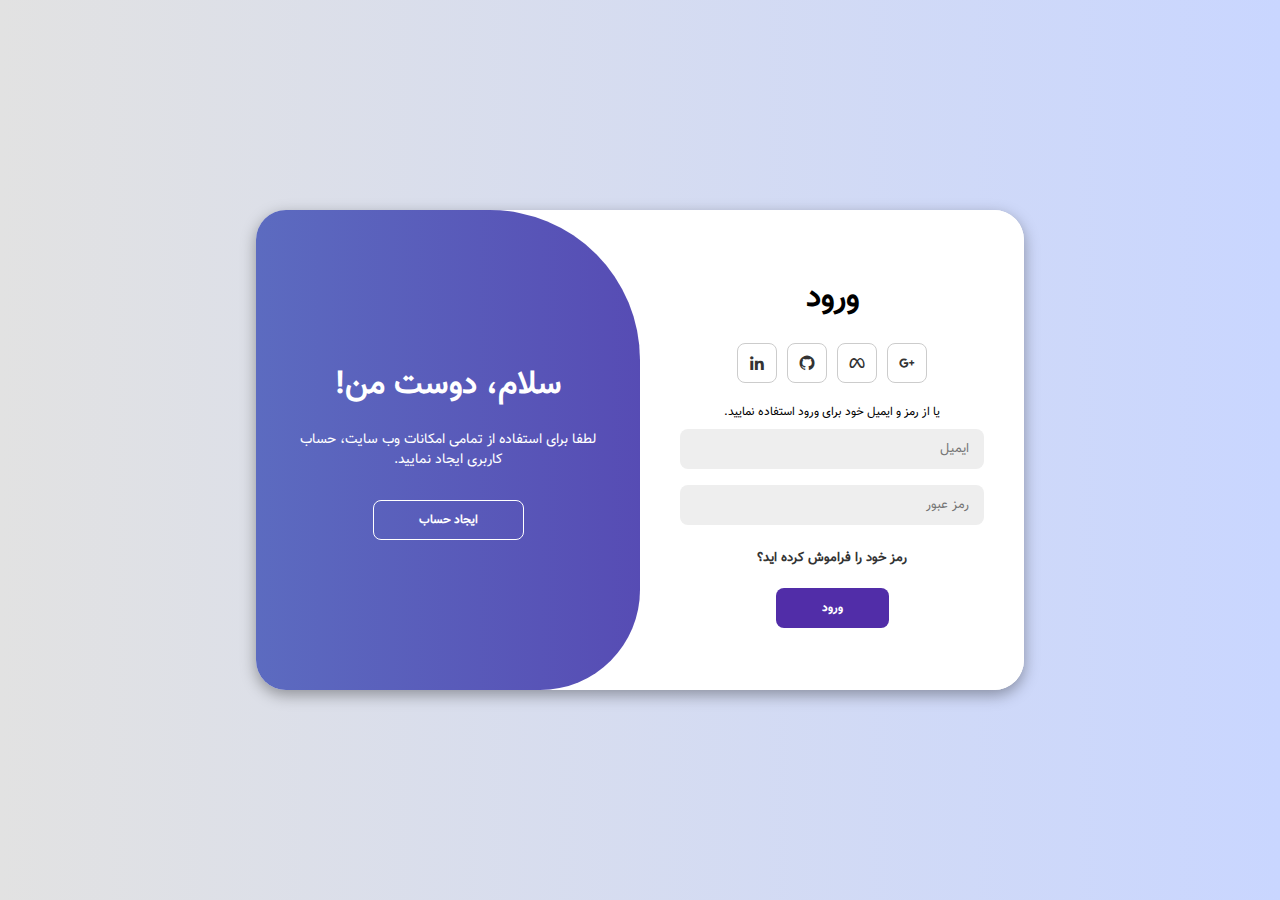
<file: login.html>
<!DOCTYPE html>
<html lang="en">
<head>
    <meta charset="UTF-8">
    <meta name="viewport" content="width=device-width, initial-scale=1.0">
    <!-- box icon cdn -->
    <link href='https://unpkg.com/boxicons@2.1.4/css/boxicons.min.css' rel='stylesheet'>
    <!-- style css -->
    <link rel="stylesheet" href="./assets/css/login.css">
    <title>صفحه ورود | ثبت نام</title>
</head>
<body>
    <div class="container-login" id="container-login">
        <div class="form-container sign-in">
            <form>
                <h1>ورود</h1>
                <div class="social-icons">
                    <a href="" class="icon"><i class='bx bxl-google-plus'></i></a>
                    <a href="" class="icon"><i class='bx bxl-meta'></i></a>
                    <a href="" class="icon"><i class='bx bxl-github'></i></a>
                    <a href="" class="icon"><i class='bx bxl-linkedin'></i></a>
                </div>
                <span>یا از رمز و ایمیل خود برای ورود استفاده نمایید.</span>
                <input type="email" placeholder="ایمیل">
                <input type="password" placeholder="رمز عبور">
                <a href="" class="lost-pass">رمز خود را فراموش کرده اید؟</a>
                <button>ورود</button>
            </form>
        </div>
        <!-- /////////////////////////////////////////////////////////////////////////// -->
        <div class="form-container sign-up">
            <form>
                <h1>ایجاد حساب کاربری</h1>
                <div class="social-icons">
                    <a href="" class="icon"><i class='bx bxl-google-plus'></i></a>
                    <a href="" class="icon"><i class='bx bxl-meta'></i></a>
                    <a href="" class="icon"><i class='bx bxl-github'></i></a>
                    <a href="" class="icon"><i class='bx bxl-linkedin'></i></a>
                </div>
                <span>یا از ایمیل خود برای ایجاد حساب کاربری استفاده نمایید.</span>
                <input type="text" placeholder="نام کاربری">
                <input type="email" placeholder="ایمیل">
                <input type="password" placeholder="رمز عبور">
                <button>ثبت نام</button>
            </form>
        </div>
        <!-- /////////////////////////////////////////////////////////////////////////// -->
        <div class="toggle-container">
            <div class="toggle">
                <div class="toggle-panel toggle-right">
                    <h1>سلام، دوست من!</h1>
                    <p>لطفا برای استفاده از تمامی امکانات وب سایت، حساب کاربری ایجاد نمایید.</p>
                    <button class="hidden" id="register">ایجاد حساب</button>
                </div>
                <div class="toggle-panel toggle-left">
                    <h1>خوش آمدید!</h1>
                    <p>اگر حساب کاربری دارید، با استفاده از دکمه زیر وارد حساب کاربری خود شوید.</p>
                    <button class="hidden" id="login">ورود</button>
                </div>
            </div>
        </div>
    </div>


        
        

     <script src="./assets/js/login.js"></script>   
    
</body>
</html>
</file>
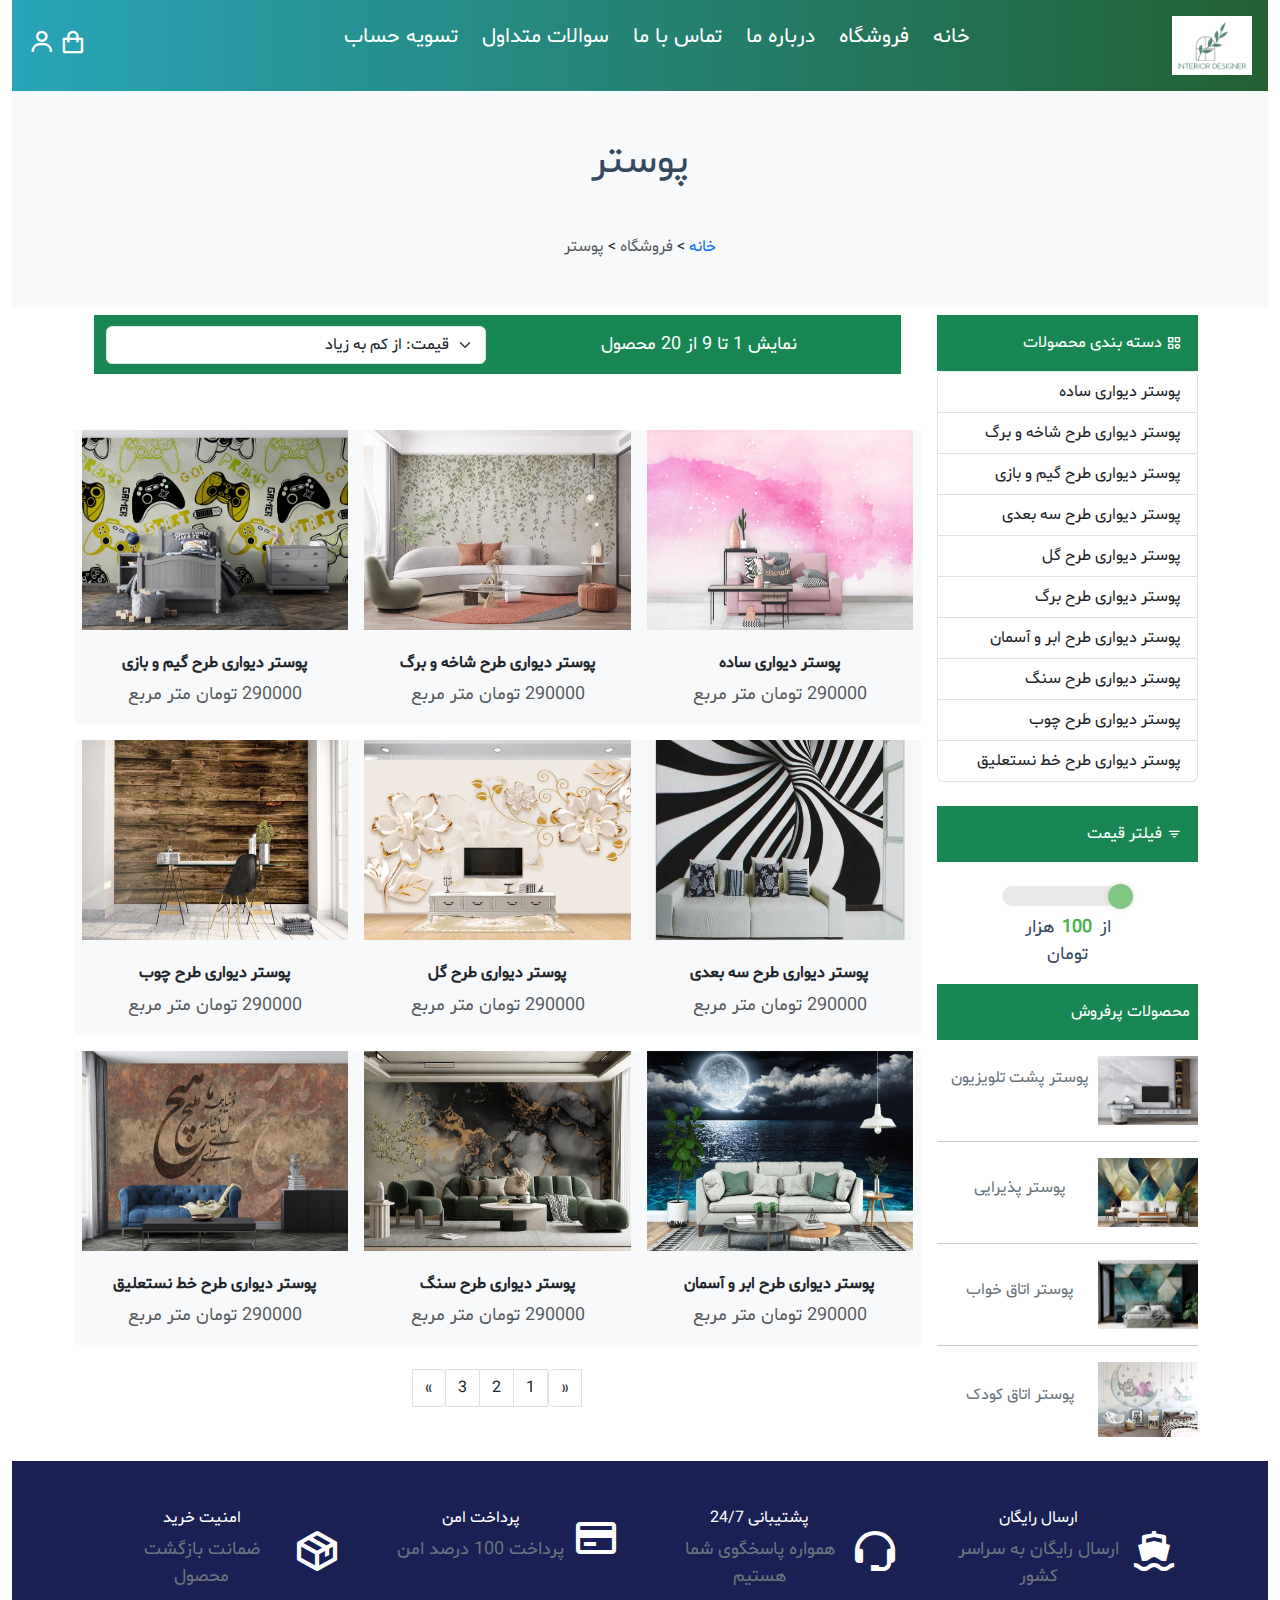
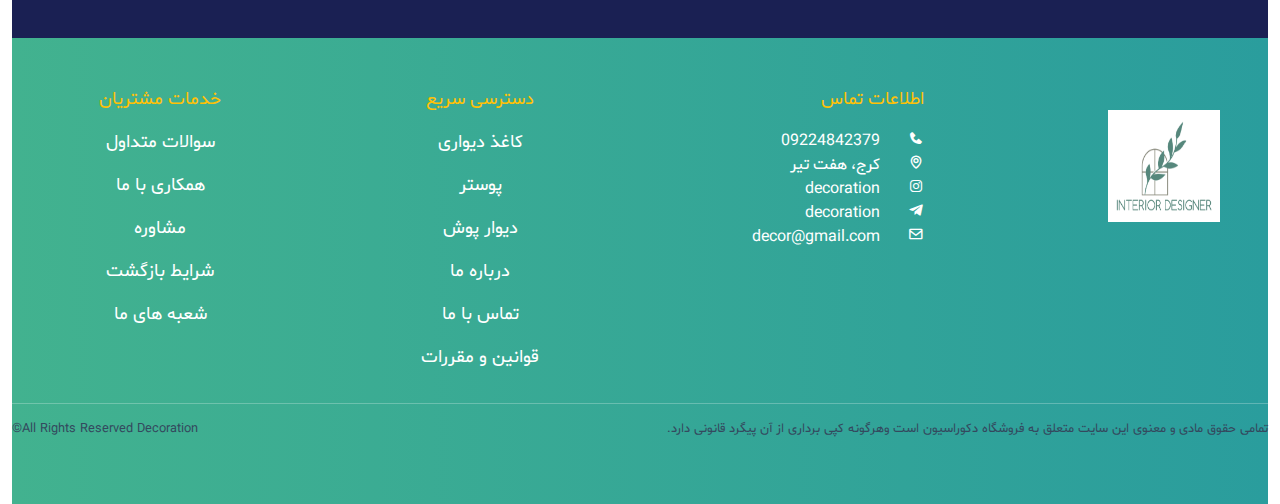
<file: postershop.html>
<!DOCTYPE html>
<html lang="en">
<head>
    <meta charset="UTF-8">
    <meta name="viewport" content="width=device-width, initial-scale=1.0">
    <!-- box icon cdn -->
    <link href='https://unpkg.com/boxicons@2.1.4/css/boxicons.min.css' rel='stylesheet'>
    <!-- bootsrap cdn -->
    <link href="https://cdn.jsdelivr.net/npm/bootstrap@5.3.3/dist/css/bootstrap.min.css" rel="stylesheet">
    <!-- style css -->
    <link rel="stylesheet" href="./assets/css/style.css">
    <link rel="stylesheet" href="./assets/css/css.css">
    <!-- Owl Carousel -->
    <link rel="stylesheet" href="./assets/css/owl.carousel.min.css">
    <link rel="stylesheet" href="./assets/css/owl.theme.default.css">

    <title>فروشگاه | پوستر </title>
</head>

<body class="container-fluid">
  <!-- Nav -->
  <header class="header">
    <nav class="navbar">
        
        <a href="./index.html" class="nav-logo"><img src="./assets/images/logo.png" alt="" style="width: 5rem;"></a>

        <ul class="nav-menu">
            <li class="nav-item">
                <a href="./index.html" class="nav-link">خانه</a>
            </li>
            <li class="nav-item dropdown" id="target">
                <a href="#" class="nav-link " >فروشگاه</a>
                <ul class="" >
                    <li><a href="./kqzwallshop.html" class="">کاغذ دیواری</a></li>
                    <li><a href="./postershop.html" class="">پوستر</a></li>
                    <li><a href="./divarpooshshop.html" class="">دیوار پوش</a></li>
                </ul>
            </li>
            <li class="nav-item">
                <a href="./aboutus.html" class="nav-link">درباره ما</a>
            </li>
            <li class="nav-item">
                <a href="./contactus.html" class="nav-link">تماس با ما</a>
            </li>
            <li class="nav-item">
                <a href="./soalat.html" class="nav-link">سوالات متداول</a>
            </li>
            <li class="nav-item">
                <a href="./tasviehesab.html" class="nav-link">تسویه حساب</a>
            </li>
           
        </ul>

        <div  id="nav-icons">
           
            <a href="./sabadkharid.html"><i class='bx bx-shopping-bag'></i></a>
           
            <a href="./login.html"><i class='bx bx-user'></i></a>
        </div>
        

        <div class="hamburger">
            <span class="bar"></span>
            <span class="bar"></span>
            <span class="bar"></span>
        </div>

    </nav>
</header>
<!-- End Nav -->

 <!-- Title section -->
     </section>
    <section class="text-center py-5 bg-light">
        <h1 class="mb-5">پوستر</h1> 
            <span><a href="./index.html">خانه</a></span>
            <span>></span>
            <span class="text-muted">فروشگاه</span>
            <span>></span>
            <span class="text-muted">پوستر</span>
    </section>
<!-- End Title Section -->

 <!-- Main -->
     <section id="main-section">
        <div class="container">
            <div class="row">
                <aside class="col-md-5 col-lg-3">
<!-- Categories -->
                    <section id="categories" class="mb-4">
                        <div class="title bg-success text-white py-3 px-2 mt-2">
                            <i class="bx bx-category align-middle me-2"></i>
                            <span>دسته بندی محصولات</span>
                        </div>
                        <div class="list-group">
                            <a href="singleproduct.html" class="list-group-item list-group-item-action">پوستر دیواری ساده</a>
                            <a href="singleproduct.html" class="list-group-item list-group-item-action">پوستر دیواری طرح شاخه و برگ</a>
                            <a href="singleproduct.html" class="list-group-item list-group-item-action">پوستر دیواری طرح گیم و بازی</a>
                            <a href="singleproduct.html" class="list-group-item list-group-item-action"> پوستر دیواری طرح سه بعدی</a>
                            <a href="singleproduct.html" class="list-group-item list-group-item-action"> پوستر دیواری طرح گل</a>
                            <a href="singleproduct.html" class="list-group-item list-group-item-action">پوستر دیواری طرح برگ</a>
                            <a href="singleproduct.html" class="list-group-item list-group-item-action"> پوستر دیواری طرح ابر و آسمان</a>
                            <a href="singleproduct.html" class="list-group-item list-group-item-action"> پوستر دیواری طرح سنگ</a>
                            <a href="singleproduct.html" class="list-group-item list-group-item-action"> پوستر دیواری طرح چوب</a>
                            <a href="singleproduct.html" class="list-group-item list-group-item-action">پوستر دیواری طرح خط نستعلیق</a>
                          </div>
                    </section>

<!-- Range slider -->
                    <section id="range-slider">
                        <div class="title bg-success text-white py-3 px-2 mb-4">
                            <i class="bx bx-filter align-middle me-2"></i>
                            <span>فیلتر قیمت</span>
                        </div>

                        <div class="rangeslider">
                            <input type="range" min="100" max="300" 
                                   value="100" class="myslider" 
                                   id="sliderRange">
                            <p>از<span id="demo" class="p-2"></span><span>هزار تومان</span></p>
                        </div>
                    </section>

 <!-- Best sellers -->
                    <section id="best-sellers" class="">
                        <div class="title bg-success text-white py-3 px-2">
                            <span>محصولات پرفروش</span>
                        </div>
                        <div class="row ">
                            <div class="col-4 mt-3">
                                <a href="singleproduct.html"><img src="./assets/images/postertv.webp" alt="" style="width: 100px;"></a>
                            </div>
                            <div class="col-8 text-center align-content-center">
                               <a href="singleproduct.html"> <p class="h6 text-secondary">پوستر پشت تلویزیون</p></a>
                            </div>
                        </div>
                        <hr>
                        <div class="row ">
                            <div class="col-4">
                                <a href="singleproduct.html"><img src="./assets/images/posterha.webp" alt="" style="width: 100px;"></a>
                            </div>
                            <div class="col-8 text-center align-content-center">
                               <a href="singleproduct.html"> <p class="h6 text-secondary">پوستر پذیرایی </p></a>
                            </div>
                        </div>
                        <hr>
                        <div class="row ">
                            <div class="col-4">
                                <a href="singleproduct.html"><img src="./assets/images/posterroom.webp" alt="" style="width: 100px;"></a>
                            </div>
                            <div class="col-8 text-center align-content-center">
                               <a href="singleproduct.html"> <p class="h6 text-secondary">پوستر اتاق خواب </p></a>
                            </div>
                        </div>
                        <hr>
                        <div class="row ">
                            <div class="col-4">
                                <a href="singleproduct.html"><img src="./assets/images/posterkoodak.jpg" alt="" style="width: 100px;"></a>
                            </div>
                            <div class="col-8 text-center align-content-center">
                               <a href="singleproduct.html"> <p class="h6 text-secondary">پوستر اتاق کودک </p></a>
                            </div>
                        </div>
                        
                        
                    </section>

                </aside>
<!-- Content -->
                <main class="col-md-7 col-lg-9">
<!-- Filter -->
                    <section id="main-filter" class="py-2 px-4 mb-5">
                        <div class="row bg-success">
                            <div class="col-6 ">
                                <p class="mt-3 text-white">نمایش 1 تا 9 از 20 محصول</p>
                            </div>
                            <div class="col-6 align-content-center">
                                <select name="" class="form-select" id="">
                                    <option value="">قیمت: از کم به زیاد</option>
                                    <option value="">قیمت: از زیاد به کم</option>
                                    <option value="">محصولات قدیمی به جدیدتر</option>
                                    <option value="">محصولات جدیدتر به قدیمی</option>
                                </select>
                            </div>
                        </div>
                    </section>

<!-- Products -->
                    <section id="products-page-products" class="mb-4">
                        <div class="row g-3 items">
                            <div class=" col-sm-6 col-lg-4 bg-light">
                                <a href="singleproduct.html" class="image">
                                    <img src="./assets/images/postersade.jpg" alt="" style="height: 200px;" class="table m-auto">
                                </a>
                                <div class="details text-center mt-4">
                                    <a href="singleproduct.html" class="text-dark text-decoration-none"><p class="fw-bold h6">پوستر دیواری ساده</p></a>
                                    <p class="text-muted">290000 تومان متر مربع</p>
                                </div>
                            </div>
                            <div class=" col-sm-6 col-lg-4 bg-light">
                                <a href="singleproduct.html" class="image">
                                    <img src="./assets/images/posterbargg.webp" alt="" style="height: 200px;" class="table m-auto">
                                </a>
                                <div class="details text-center mt-4">
                                    <a href="singleproduct.html" class="text-dark text-decoration-none"><p class="fw-bold h6">پوستر دیواری طرح شاخه و برگ</p></a>
                                    <p class="text-muted">290000 تومان متر مربع</p>
                                </div>
                            </div>
                            <div class=" col-sm-6 col-lg-4 bg-light">
                                <a href="singleproduct.html" class="image">
                                    <img src="./assets/images/postergame.jpg" alt="" style="height: 200px;" class="table m-auto">
                                </a>
                                <div class="details text-center mt-4">
                                    <a href="singleproduct.html" class="text-dark text-decoration-none"><p class="fw-bold h6">پوستر دیواری طرح گیم و بازی</p></a>
                                    <p class="text-muted">290000 تومان متر مربع</p>
                                </div>
                            </div>
                            <div class=" col-sm-6 col-lg-4 bg-light">
                                <a href="singleproduct.html" class="image">
                                    <img src="./assets/images/poster3d.webp" alt="" style="height: 200px;" class="table m-auto">
                                </a>
                                <div class="details text-center mt-4">
                                    <a href="singleproduct.html" class="text-dark text-decoration-none"><p class="fw-bold h6">پوستر دیواری طرح سه بعدی</p></a>
                                    <p class="text-muted">290000 تومان متر مربع</p>
                                </div>
                            </div>
                            <div class=" col-sm-6 col-lg-4 bg-light">
                                <a href="singleproduct.html" class="image">
                                    <img src="./assets/images/postergol.webp" alt="" style="height: 200px;" class="table m-auto">
                                </a>
                                <div class="details text-center mt-4">
                                    <a href="singleproduct.html" class="text-dark text-decoration-none"><p class="fw-bold h6">پوستر دیواری طرح گل</p></a>
                                    <p class="text-muted">290000 تومان متر مربع</p>
                                </div>
                            </div>
                            <div class=" col-sm-6 col-lg-4 bg-light">
                                <a href="singleproduct.html" class="image">
                                    <img src="./assets/images/posterchoob.jpg" alt="" style="height: 200px;" class="table m-auto">
                                </a>
                                <div class="details text-center mt-4">
                                    <a href="singleproduct.html" class="text-dark text-decoration-none"><p class="fw-bold h6">پوستر دیواری طرح چوب</p></a>
                                    <p class="text-muted">290000 تومان متر مربع</p>
                                </div>
                            </div>
                            <div class=" col-sm-6 col-lg-4 bg-light">
                                <a href="singleproduct.html" class="image">
                                    <img src="./assets/images/postersky.webp" alt="" style="height: 200px;" class="table m-auto">
                                </a>
                                <div class="details text-center mt-4">
                                    <a href="singleproduct.html" class="text-dark text-decoration-none"><p class="fw-bold h6">پوستر دیواری طرح ابر و آسمان</p></a>
                                    <p class="text-muted">290000 تومان متر مربع</p>
                                </div>
                            </div>
                            <div class=" col-sm-6 col-lg-4 bg-light">
                                <a href="singleproduct.html" class="image">
                                    <img src="./assets/images/postersang.webp" alt="" style="height: 200px;" class="table m-auto">
                                </a>
                                <div class="details text-center mt-4">
                                    <a href="singleproduct.html" class="text-dark text-decoration-none"><p class="fw-bold h6">پوستر دیواری طرح سنگ</p></a>
                                    <p class="text-muted">290000 تومان متر مربع</p>
                                </div>
                            </div>
                            <div class=" col-sm-6 col-lg-4 bg-light">
                                <a href="singleproduct.html" class="image">
                                    <img src="./assets/images/posterkhat.jpg" alt="" style="height: 200px;" class="table m-auto">
                                </a>
                                <div class="details text-center mt-4">
                                    <a href="singleproduct.html" class="text-dark text-decoration-none"><p class="fw-bold h6">پوستر دیواری طرح خط نستعلیق</p></a>
                                    <p class="text-muted">290000 تومان متر مربع</p>
                                </div>
                            </div>
                        </div>
<!-- Pagination -->
                        <nav aria-label="Page navigation example" class="mt-4">
                            <ul class="pagination justify-content-center ">
                                <li class="page-item">
                                <a class="page-link text-dark" href="#" aria-label="Previous">
                                    <span aria-hidden="true">&laquo;</span>
                                </a>
                                </li>
                                <li class="page-item"><a class="page-link text-dark" href="#">1</a></li>
                                <li class="page-item"><a class="page-link text-dark" href="#">2</a></li>
                                <li class="page-item"><a class="page-link text-dark" href="#">3</a></li>
                                <li class="page-item">
                                <a class="page-link text-dark" href="#" aria-label="Next">
                                    <span aria-hidden="true">&raquo;</span>
                                </a>
                                </li>
                            </ul>
                        </nav>
                    </section>
                </main>
            </div>
        </div>
    </section>
 <!-- End Main -->

 <!-- Features -->
 <section  class="colorfeatures mt-5 text-white ">
    <div class="container px-4">
        <div class="row g-4 pb-3">
            <div class="col-sm-6 col-lg-3 feature">
                <div class="d-flex flex-column flex-lg-row text-center text-lg-start p-2">
                    <div class="align-self-center"><i class="bx bxs-ship bx-lg"></i></div>
                    <div class="ms-2 pt-3 text-center p-2">
                        <h6 class="h6 ">ارسال رایگان</h6>
                        <p class="text-secondary">ارسال رایگان به سراسر کشور</p>
                    </div>
                </div>
            </div>
            <div class="col-sm-6 col-lg-3 feature">
                <div class="d-flex flex-column flex-lg-row text-center text-lg-start p-2">
                    <div class="align-self-center"><i class="bx bx-support bx-lg bx-lg "></i></div>
                    <div class="ms-2 pt-3 text-center p-2">
                        <h6 class="h6">پشتیبانی 24/7</h6>
                        <p class="text-secondary">همواره پاسخگوی شما هستیم</p>
                    </div>
                </div>
            </div>
            <div class="col-sm-6 col-lg-3 feature">
                <div class="d-flex flex-column flex-lg-row text-center text-lg-start p-2">
                    <div class="align-self-center"><i class="bx bx-credit-card bx-lg "></i></div>
                    <div class="ms-2 pt-3 text-center p-2">
                        <h6 class="h6">پرداخت امن</h6>
                        <p class="text-secondary">پرداخت 100 درصد امن</p>
                    </div>
                </div>
            </div>
            <div class="col-sm-6 col-lg-3 feature">
                <div class="d-flex flex-column flex-lg-row text-center text-lg-start p-2">
                    <div class="align-self-center"><i class="bx bx-package bx-lg "></i></div>
                    <div class="ms-2 pt-3 text-center p-2">
                        <h6 class="h6">امنیت خرید</h6>
                        <p class="text-secondary">ضمانت بازگشت محصول</p>
                    </div>
                </div>
            </div>
        </div>
    </div>
</section>
<!-- End Features -->

<!-- Footer -->
<footer class=" py-5 footer">
    <div class="row">
        <div class="col-lg-3 col-md-6 col-sm-12">
            <div>
                <a href="./index.html"><img src="./assets/images/logo.png" style="height: 10rem; width: 10rem;" alt="" class="p-4 mx-4"></a>
            </div>
        </div>

        <div class="col-lg-3 col-md-6 col-sm-12  ">
            <div>
                <p class="mx-4 text-warning text-end">اطلاعات تماس</p>
            </div>
            <div class="text-white">
                <i class='bx bxs-phone mx-4'></i>
                <span>09224842379</span>
            </div>
            
            <div class="text-white">
                <i class='bx bx-map  mx-4'></i>
                <span>کرج، هفت تیر</span>
            </div>
            <div class="text-white">
                <i class='bx bxl-instagram mx-4' ></i>
                <a href="" class="text-white"><span>decoration</span></a>
            </div>
            <div class="text-white">
                <i class='bx bxl-telegram mx-4' ></i>
                <a href="" class="text-white"><span>decoration</span></a>
            </div>
            <div class="text-white">
                <i class='bx bx-envelope mx-4' ></i>
                <a href="" class="text-white"><span>decor@gmail.com</span></a>
            </div>

        </div>
        <div class="col-lg-3 col-md-6 col-sm-12 ">
            <div>
                <p class="mx-4 text-warning "> دسترسی سریع</p>
            </div>
            <div class="text-white">
                <a href="./kqzwallshop.html" ><p class="mx-4 text-white">کاغذ دیواری</p></a>
            </div>
            <div class="text-white">
               <a href="./postershop.html" > <p class="mx-4 text-white">پوستر</p></a>
            </div>
            <div class="text-white">
                <a href="./divarpooshshop.html" > <p class="mx-4 text-white">دیوار پوش</p></a>
             </div>
            <div class="text-white">
                <a href="./aboutus.html" ><p class="mx-4 text-white">درباره ما</p></a>
            </div>
            <div class="text-white">
                <a href="./contactus.html" ><p class="mx-4 text-white">تماس با ما</p></a>
            </div>
            <div class="text-white">
                <a href="" ><p class="mx-4 text-white"> قوانین و مقررات</p></a>
            </div>
        </div>
        <div class="col-lg-3 col-md-6 col-sm-12">
            <div>
                <p class="mx-4 text-warning "> خدمات مشتریان</p>
            </div>
            <div class="text-white">
                <a href="./soalat.html" ><p class="mx-4 text-white">سوالات متداول</p></a>
            </div>
            <div class="text-white">
                <a href="" ><p class="mx-4 text-white">همکاری با ما</p></a>
            </div>
            <div class="text-white">
               <a href="" > <p class="mx-4 text-white"> مشاوره</p></a>
            </div>
            <div class="text-white">
                <a href="" ><p class="mx-4 text-white">شرایط بازگشت</p></a>
            </div>
            <div class="text-white">
                <a href="" ><p class="mx-4 text-white">شعبه های ما</p></a>
            </div>
        </div>
        <!-- for e-namad -->
        <!-- <div class="col-lg-3 col-sm12"></div> -->

    </div>
    <hr style="color: white;">
    <div class="row text-dark">
        <div class="col-md-8 col-sm-12 ">
            <p style="font-size: 0.8rem;" class="text-end">تمامی حقوق مادی و معنوی این سایت متعلق به فروشگاه دکوراسیون است وهرگونه کپی برداری از آن پیگرد قانونی دارد.</p>
        </div>
        <div class="col-md-4 col-sm-12 ">
            <p style="font-size: 0.8rem;" class="text-start">All Rights Reserved Decoration&copy;</p>
        </div>
    </div>

</footer>
<!-- End Footer -->













    <!-- js bootsrap -->
    <script src="https://cdn.jsdelivr.net/npm/bootstrap@5.3.3/dist/js/bootstrap.bundle.min.js"></script>
    <!-- jquery -->
    <script src="./assets/js/jquery-3.7.1.slim.js"></script>
    <!-- Owl Carousel -->
    <script src="./assets/js/owl.carousel.min.js"></script>
    <!-- Range Slider -->
    <script src="./assets/js/ion.rangeSlider.min.js"></script>
    <!-- main js -->
    <script src="./assets/js/main.js"></script>
    <script src="./assets/js/js.js"></script>

     <!-- Filter -->
     <script>
        let rangeSlider = document.getElementById("sliderRange");
        let output = document.getElementById("demo");

        output.innerHTML=rangeSlider.value;

        rangeSlider.oninput = function(){
            output.innerHTML=this.value;
        }
    </script>

</body>
</html>
</file>
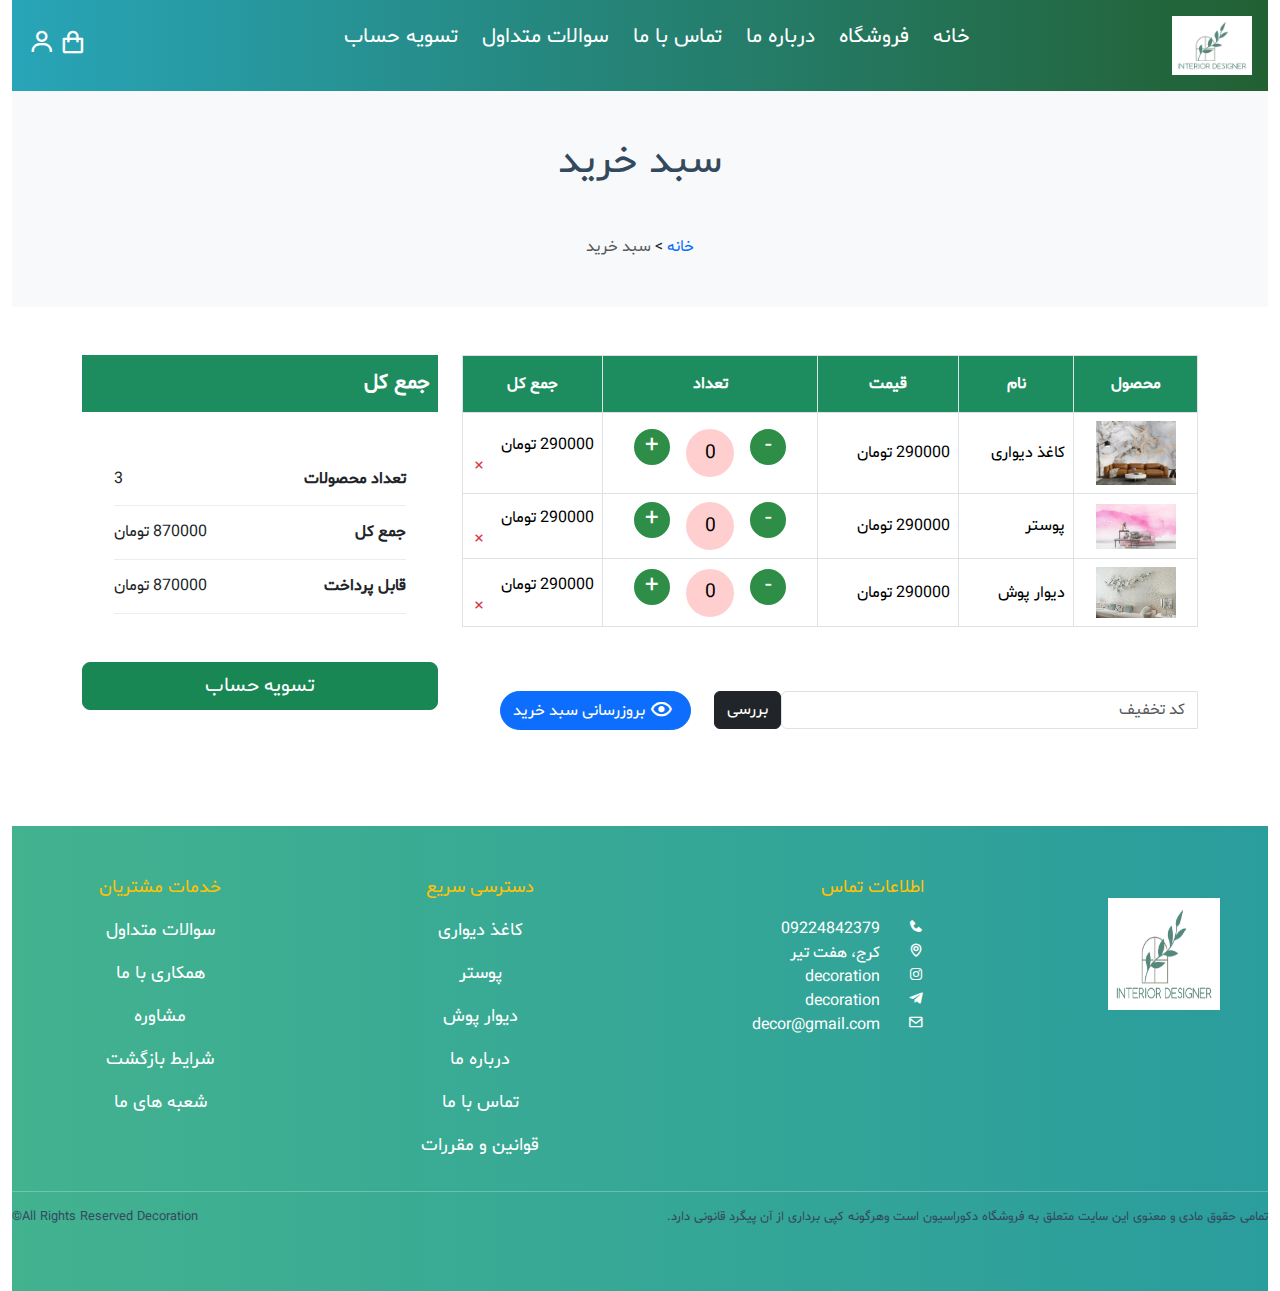
<file: sabadkharid.html>
<!DOCTYPE html>
<html lang="en">
<head>
    <meta charset="UTF-8">
    <meta name="viewport" content="width=device-width, initial-scale=1.0">
    <!-- box icon cdn -->
    <link href='https://unpkg.com/boxicons@2.1.4/css/boxicons.min.css' rel='stylesheet'>
    <!-- bootsrap cdn -->
    <link href="https://cdn.jsdelivr.net/npm/bootstrap@5.3.3/dist/css/bootstrap.min.css" rel="stylesheet">
    <!-- style css -->
    <link rel="stylesheet" href="./assets/css/style.css">
    <link rel="stylesheet" href="./assets/css/css.css">
    <!-- Owl Carousel -->
    <link rel="stylesheet" href="./assets/css/owl.carousel.min.css">
    <link rel="stylesheet" href="./assets/css/owl.theme.default.css">

    <title>سبد خرید</title>
    <link rel="title icon" type="image/jpg" href="./assets/images/logo.png">
</head>
<body class="container-fluid">
  <!-- Nav -->
  <header class="header">
    <nav class="navbar">
        
        <a href="./index.html" class="nav-logo"><img src="./assets/images/logo.png" alt="" style="width: 5rem;"></a>

        <ul class="nav-menu">
            <li class="nav-item">
                <a href="./index.html" class="nav-link">خانه</a>
            </li>
            <li class="nav-item dropdown" id="target">
                <a href="#" class="nav-link " >فروشگاه</a>
                <ul class="" >
                    <li><a href="./kqzwallshop.html" class="">کاغذ دیواری</a></li>
                    <li><a href="./postershop.html" class="">پوستر</a></li>
                    <li><a href="./divarpooshshop.html" class="">دیوار پوش</a></li>
                </ul>
            </li>
            <li class="nav-item">
                <a href="./aboutus.html" class="nav-link">درباره ما</a>
            </li>
            <li class="nav-item">
                <a href="./contactus.html" class="nav-link">تماس با ما</a>
            </li>
            <li class="nav-item">
                <a href="./soalat.html" class="nav-link">سوالات متداول</a>
            </li>
            <li class="nav-item">
                <a href="./tasviehesab.html" class="nav-link">تسویه حساب</a>
            </li>
           
        </ul>

        <div  id="nav-icons">
           
            <a href="./sabadkharid.html"><i class='bx bx-shopping-bag'></i></a>
           
            <a href="./login.html"><i class='bx bx-user'></i></a>
        </div>
        

        <div class="hamburger">
            <span class="bar"></span>
            <span class="bar"></span>
            <span class="bar"></span>
        </div>

    </nav>
</header>
<!-- End Nav -->
<!-- Title section -->
</section>
<section class="text-center py-5 bg-light">
    <h1 class="mb-5">سبد خرید</h1> 
        <span><a href="./index.html">خانه</a></span>
        <span>></span>
        <span class="text-muted">سبد خرید</span>
        
</section>
<!-- End Title Section -->
 <!-- Main -->
 <section id="main-section">
    <div class="container">
        <form action="#">
            <div class="row my-5">
                <div class="col-lg-8 col-md-12">
                    <div class="cart-table-desc table-responsive">
                        <table class="table table-bordered align-middle" id="cart-page-table">
                            <thead>
                                <tr>
                                    <th>محصول</th>
                                    <th>نام</th>
                                    <th>قیمت</th>
                                    <th>تعداد</th>
                                    <th>جمع کل</th>
                                </tr>
                            </thead>
                            <tbody>
                                <tr>
                                    <td class="product-thumbnail">
                                        <a href="./singleproduct.html" class="d-table m-auto">
                                            <img src="./assets/images/kqzsang.webp" alt="item">
                                        </a>
                                    </td>
                                    <td class="product-name">
                                        <a href="./singleproduct.html" class="text-decoration-none text-black">کاغذ دیواری</a>
                                    </td>
                                    <td class="product-price">
                                        <span class="unit-amount">290000 تومان</span>
                                    </td>
                                    <td class="product-quantity">
                                        <div class="section-count">
                                          <div class="counter">
                                             <button id="decrement1-btn" class="decrement-btn">-</button>
                                             <div id="counter1-value" class="counter-value">0</div>
                                             <button id="increment1-btn" class="increment-btn">+</button>
                                          </div>
                                        </div>  
                                    </td>
                                    <td class="product-subtotal">
                                        <span class="subtotal-amount">290000 تومان</span>
                                        <a href="cart.html" class="remove"><i class="bx bx-x align-middle text-danger d-flex justify-content-end"></i></a>
                                    </td>
                                </tr>
                                <tr>
                                    <td class="product-thumbnail">
                                        <a href="single-product.html" class="d-table m-auto">
                                            <img src="./assets/images/postersade.jpg" alt="item">
                                        </a>
                                    </td>
                                    <td class="product-name">
                                        <a href="./singleproduct.html" class="text-decoration-none text-black">پوستر</a>
                                    </td>
                                    <td class="product-price">
                                        <span class="unit-amount">290000 تومان</span>
                                    </td>
                                    <td class="product-quantity">
                                        <div class="section-count">
                                            <div class="counter">
                                               <button id="decrement2-btn" class="decrement-btn">-</button>
                                               <div id="counter2-value" class="counter-value">0</div>
                                               <button id="increment2-btn" class="increment-btn">+</button>
                                            </div>
                                          </div> 
                                    </td>
                                    <td class="product-subtotal">
                                        <span class="subtotal-amount">290000 تومان</span>
                                        <a href="cart.html" class="remove"><i class="bx bx-x align-middle text-danger d-flex justify-content-end"></i></a>
                                    </td>
                                </tr>
                                <tr>
                                    <td class="product-thumbnail">
                                        <a href="single-product.html" class="d-table m-auto">
                                            <img src="./assets/images/divarpoosh.jpg" alt="item">
                                        </a>
                                    </td>
                                    <td class="product-name">
                                        <a href="./singleproduct.html" class="text-decoration-none text-black">دیوار پوش</a>
                                    </td>
                                    <td class="product-price">
                                        <span class="unit-amount">290000 تومان</span>
                                    </td>
                                    <td class="product-quantity">
                                        <div class="section-count">
                                            <div class="counter">
                                               <button id="decrement3-btn"  class="decrement-btn">-</button>
                                               <div id="counter3-value" class="counter-value">0</div>
                                               <button id="increment3-btn" class="increment-btn">+</button>
                                            </div>
                                          </div> 
                                    </td>
                                    <td class="product-subtotal">
                                        <span class="subtotal-amount">290000 تومان</span>
                                        <a href="cart.html" class="remove"><i class="bx bx-x align-middle text-danger d-flex justify-content-end"></i></a>
                                    </td>
                                </tr>
                            </tbody>
                        </table>
                    </div>
                    <div class="my-5">
                        <div class="row align-items-center">
                            <div class="col-lg-8 col-sm-8 col-md-8">
                                <form action="">
                                    <div class="input-group">
                                        <input type="text" class="form-control" placeholder="کد تخفیف">
                                        <button class="btn btn-dark rounded" type="button">بررسی</button>
                                    </div>
                                </form>
                            </div>
                            <div class="col-lg-4 col-sm-4 col-md-4 text-right">
                                <a href="cart.html" class="btn btn-primary btn-md rounded-pill">
                                    <i class='bx bx-show bx-sm align-middle me-1'></i> بروزرسانی سبد خرید
                                </a>
                            </div>
                        </div>
                    </div>
                </div>
                <div class="col-lg-4 col-md-12">
                    <div class="cart-total-desc">
                        <h3>جمع کل</h3>
                        <ul>
                            <li>تعداد محصولات<span>3 </span></li>
                            <li>جمع کل <span>870000 تومان</span></li>
                            <li>قابل پرداخت <span>870000 تومان</span></li>
                        </ul>
                        <a href="checkout.html" class="btn d-block btn-success btn-lg">تسویه حساب</a>
                    </div>
                </div>
            </div>
        </form>
    </div>
</section>

 <!-- Footer -->
 <footer class=" py-5 footer">
    <div class="row">
        <div class="col-lg-3 col-md-6 col-sm-12">
            <div>
                <a href="./index.html"><img src="./assets/images/logo.png" style="height: 10rem; width: 10rem;" alt="" class="p-4 mx-4"></a>
            </div>
        </div>

        <div class="col-lg-3 col-md-6 col-sm-12  ">
            <div>
                <p class="mx-4 text-warning text-end">اطلاعات تماس</p>
            </div>
            <div class="text-white">
                <i class='bx bxs-phone mx-4'></i>
                <span>09224842379</span>
            </div>
            
            <div class="text-white">
                <i class='bx bx-map  mx-4'></i>
                <span>کرج، هفت تیر</span>
            </div>
            <div class="text-white">
                <i class='bx bxl-instagram mx-4' ></i>
                <a href="" class="text-white"><span>decoration</span></a>
            </div>
            <div class="text-white">
                <i class='bx bxl-telegram mx-4' ></i>
                <a href="" class="text-white"><span>decoration</span></a>
            </div>
            <div class="text-white">
                <i class='bx bx-envelope mx-4' ></i>
                <a href="" class="text-white"><span>decor@gmail.com</span></a>
            </div>

        </div>
        <div class="col-lg-3 col-md-6 col-sm-12 ">
            <div>
                <p class="mx-4 text-warning "> دسترسی سریع</p>
            </div>
            <div class="text-white">
                <a href="./kqzwallshop.html" ><p class="mx-4 text-white">کاغذ دیواری</p></a>
            </div>
            <div class="text-white">
               <a href="./postershop.html" > <p class="mx-4 text-white">پوستر</p></a>
            </div>
            <div class="text-white">
                <a href="./divarpooshshop.html" > <p class="mx-4 text-white">دیوار پوش</p></a>
             </div>
            <div class="text-white">
                <a href="./aboutus.html" ><p class="mx-4 text-white">درباره ما</p></a>
            </div>
            <div class="text-white">
                <a href="./contactus.html" ><p class="mx-4 text-white">تماس با ما</p></a>
            </div>
            <div class="text-white">
                <a href="" ><p class="mx-4 text-white"> قوانین و مقررات</p></a>
            </div>
        </div>
        <div class="col-lg-3 col-md-6 col-sm-12">
            <div>
                <p class="mx-4 text-warning "> خدمات مشتریان</p>
            </div>
            <div class="text-white">
                <a href="./soalat.html" ><p class="mx-4 text-white">سوالات متداول</p></a>
            </div>
            <div class="text-white">
                <a href="" ><p class="mx-4 text-white">همکاری با ما</p></a>
            </div>
            <div class="text-white">
               <a href="" > <p class="mx-4 text-white"> مشاوره</p></a>
            </div>
            <div class="text-white">
                <a href="" ><p class="mx-4 text-white">شرایط بازگشت</p></a>
            </div>
            <div class="text-white">
                <a href="" ><p class="mx-4 text-white">شعبه های ما</p></a>
            </div>
        </div>
        <!-- for e-namad -->
        <!-- <div class="col-lg-3 col-sm12"></div> -->

    </div>
    <hr style="color: white;">
    <div class="row text-dark">
        <div class="col-md-8 col-sm-12 ">
            <p style="font-size: 0.8rem;" class="text-end">تمامی حقوق مادی و معنوی این سایت متعلق به فروشگاه دکوراسیون است وهرگونه کپی برداری از آن پیگرد قانونی دارد.</p>
        </div>
        <div class="col-md-4 col-sm-12 ">
            <p style="font-size: 0.8rem;" class="text-start">All Rights Reserved Decoration&copy;</p>
        </div>
    </div>

</footer>
<!-- End Footer -->





    <!-- js bootsrap -->
    <script src="https://cdn.jsdelivr.net/npm/bootstrap@5.3.3/dist/js/bootstrap.bundle.min.js"></script>
    <!-- jquery -->
    <script src="./assets/js/jquery-3.7.1.slim.js"></script>
    <!-- Owl Carousel -->
    <script src="./assets/js/owl.carousel.min.js"></script>
    <!-- main js -->
    <script src="./assets/js/main.js"></script>
    <script src="./assets/js/js.js"></script>

     
</body>
</html>
</file>
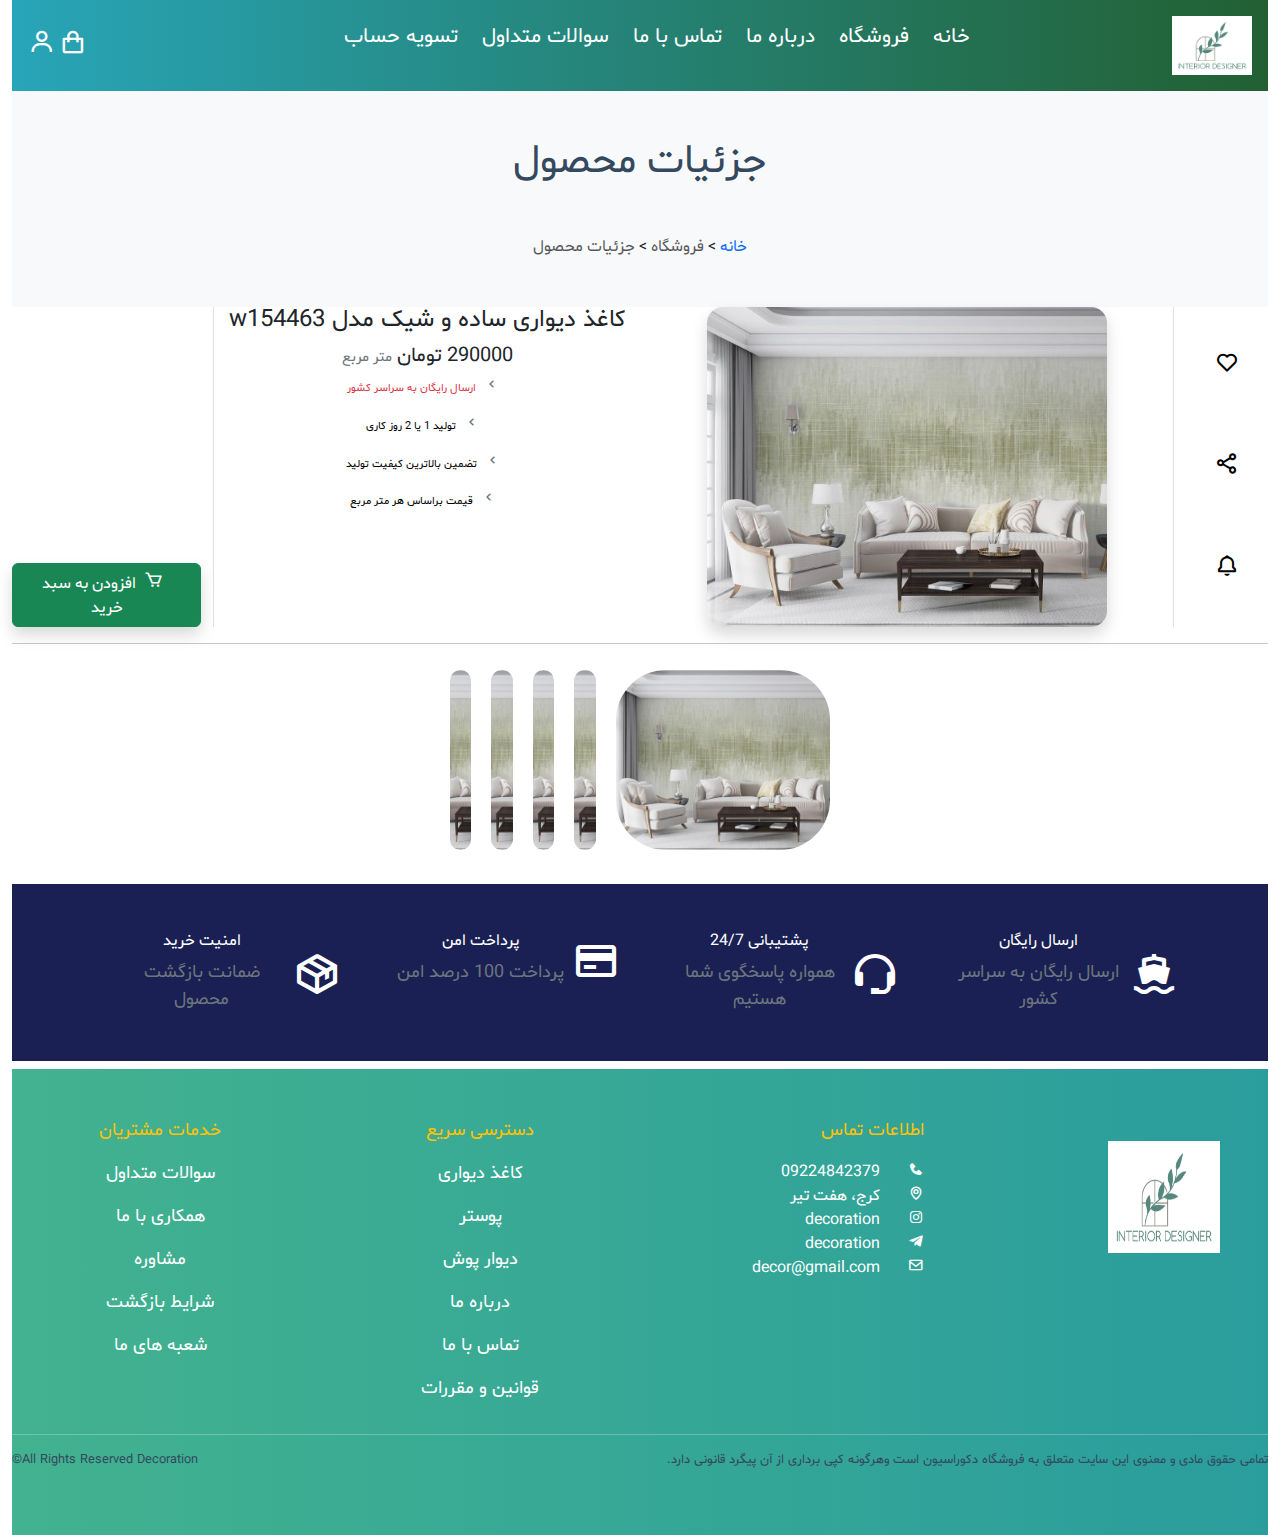
<file: singleproduct.html>
<!DOCTYPE html>
<html lang="en">
<head>
    <meta charset="UTF-8">
    <meta name="viewport" content="width=device-width, initial-scale=1.0">
    <!-- box icon cdn -->
    <link href='https://unpkg.com/boxicons@2.1.4/css/boxicons.min.css' rel='stylesheet'>
    <!-- bootsrap cdn -->
    <link href="https://cdn.jsdelivr.net/npm/bootstrap@5.3.3/dist/css/bootstrap.min.css" rel="stylesheet">
    
    <!-- Owl Carousel -->
    <link rel="stylesheet" href="./assets/css/owl.carousel.min.css">
    <link rel="stylesheet" href="./assets/css/owl.theme.default.css">
    <!-- Range Slider -->
    <link rel="stylesheet" href="./assets/css/ion.rangeSlider.min.css">
    <!-- style css -->
    <link rel="stylesheet" href="./assets/css/style.css">
    <link rel="stylesheet" href="./assets/css/css.css">

    <title>فروشگاه | جزئیات محصول </title>
</head>

<body class="container-fluid">
  <!-- Nav -->
  <header class="header">
    <nav class="navbar">
        
        <a href="./index.html" class="nav-logo"><img src="./assets/images/logo.png" alt="" style="width: 5rem;"></a>

        <ul class="nav-menu">
            <li class="nav-item">
                <a href="./index.html" class="nav-link">خانه</a>
            </li>
            <li class="nav-item dropdown" id="target">
                <a href="#" class="nav-link " >فروشگاه</a>
                <ul class="" >
                    <li><a href="./kqzwallshop.html" class="">کاغذ دیواری</a></li>
                    <li><a href="./postershop.html" class="">پوستر</a></li>
                    <li><a href="./divarpooshshop.html" class="">دیوار پوش</a></li>
                </ul>
            </li>
            <li class="nav-item">
                <a href="./aboutus.html" class="nav-link">درباره ما</a>
            </li>
            <li class="nav-item">
                <a href="./contactus.html" class="nav-link">تماس با ما</a>
            </li>
            <li class="nav-item">
                <a href="./soalat.html" class="nav-link">سوالات متداول</a>
            </li>
            <li class="nav-item">
                <a href="./tasviehesab.html" class="nav-link">تسویه حساب</a>
            </li>
           
        </ul>

        <div  id="nav-icons">
           
            <a href="./sabadkharid.html"><i class='bx bx-shopping-bag'></i></a>
           
            <a href="./login.html"><i class='bx bx-user'></i></a>
        </div>
        

        <div class="hamburger">
            <span class="bar"></span>
            <span class="bar"></span>
            <span class="bar"></span>
        </div>

    </nav>
</header>
<!-- End Nav -->

 <!-- Title section -->
     </section>
    <section class="text-center py-5 bg-light">
        <h1 class="mb-5">جزئیات محصول</h1> 
            <span><a href="./index.html">خانه</a></span>
            <span>></span>
            <span class="text-muted">فروشگاه</span>
            <span>></span>
            <span class="text-muted">جزئیات محصول</span>
    </section>
<!-- End Title Section -->

 
<!-- Information -->
    <div class="row text-center">
        <div class="col-lg-1 col-md-12 d-flex flex-column p-2  justify-content-around border-start">
            <a href="" class="text-black"><i class='bx bx-heart' style="font-size: 1.5rem;"></i></a>
            <a href="" class="text-black"> <i class='bx bx-share-alt' style="font-size: 1.5rem;"></i></a>
            <a href="" class="text-black"> <i class='bx bx-bell ' style="font-size: 1.5rem;"></i></a>
        </div>
        <div class="col-lg-5 col-md-12 ">
            <img src="./assets/images/simpleandshik.jpg" alt="" style="height: 20rem;" class="shadow rounded rounded-4">
        </div>
        <div class="col-lg-4 col-md-12 border-start">
            <h4>کاغذ دیواری ساده و شیک مدل w154463</h4>
            <h5>290000 تومان <span style="font-size: 0.9rem;" class="text-secondary">متر مربع</span></h5>
            <div class="d-flex flex-column ">
                <p style="font-size: 0.7rem;" class="text-danger"><span class="text-secondary mx-2"><i class='bx bx-chevron-left' style="font-size: 1rem;"></i></span>ارسال رایگان به سراسر کشور</p>
                <p style="font-size: 0.7rem;" class="text-black"><span class="text-secondary mx-2"><i class='bx bx-chevron-left' style="font-size: 1rem;"></i></span>تولید 1 یا 2 روز کاری</p>
                <p style="font-size: 0.7rem;" class="text-black"><span class="text-secondary mx-2"><i class='bx bx-chevron-left' style="font-size: 1rem;"></i></span>تضمین بالاترین کیفیت تولید</p>
                <p style="font-size: 0.7rem;" class="text-black"><span class="text-secondary mx-2"><i class='bx bx-chevron-left' style="font-size: 1rem;"></i></span>قیمت براساس هر متر مربع</p>
            </div>
        </div>
        <div class="col-lg-2 col-md-12 text-center d-flex flex-column flex-column-reverse">
           <a href="./sabadkharid.html"> <button type="button" class="btn btn-success shadow"><span class="text-center"><i class='bx bx-cart mx-2' style="font-size: 1.2rem;"></i>افزودن به سبد خرید</span></button></a>
        </div>
    </div>
   <hr>

<!-- End Information -->

<!-- Image Slider -->
<div class="mycontainer">
    <div class="panel active" style="background-image: url('./assets/images/simpleandshik.jpg')">
        
    </div>

    <div class="panel" style="background-image: url('./assets/images/simpleandshik.jpg')">
      
    </div>

    <div class="panel" style="background-image: url('./assets/images/simpleandshik.jpg')">
       
    </div>

    <div class="panel" style="background-image: url('./assets/images/simpleandshik.jpg')">
        
    </div>

    <div class="panel" style="background-image: url('./assets/images/simpleandshik.jpg')">
       
    </div>
</div>
<!-- End Image Slider -->


 <!-- Features -->
<section  class="colorfeatures mt-5 text-white mb-2 ">
    <div class="container px-4">
        <div class="row g-4 pb-3">
            <div class="col-sm-6 col-lg-3 feature">
                <div class="d-flex flex-column flex-lg-row text-center text-lg-start p-2">
                    <div class="align-self-center"><i class="bx bxs-ship bx-lg"></i></div>
                    <div class="ms-2 pt-3 text-center p-2">
                        <h6 class="h6 ">ارسال رایگان</h6>
                        <p class="text-secondary">ارسال رایگان به سراسر کشور</p>
                    </div>
                </div>
            </div>
            <div class="col-sm-6 col-lg-3 feature">
                <div class="d-flex flex-column flex-lg-row text-center text-lg-start p-2">
                    <div class="align-self-center"><i class="bx bx-support bx-lg bx-lg "></i></div>
                    <div class="ms-2 pt-3 text-center p-2">
                        <h6 class="h6">پشتیبانی 24/7</h6>
                        <p class="text-secondary">همواره پاسخگوی شما هستیم</p>
                    </div>
                </div>
            </div>
            <div class="col-sm-6 col-lg-3 feature">
                <div class="d-flex flex-column flex-lg-row text-center text-lg-start p-2">
                    <div class="align-self-center"><i class="bx bx-credit-card bx-lg "></i></div>
                    <div class="ms-2 pt-3 text-center p-2">
                        <h6 class="h6">پرداخت امن</h6>
                        <p class="text-secondary">پرداخت 100 درصد امن</p>
                    </div>
                </div>
            </div>
            <div class="col-sm-6 col-lg-3 feature">
                <div class="d-flex flex-column flex-lg-row text-center text-lg-start p-2">
                    <div class="align-self-center"><i class="bx bx-package bx-lg "></i></div>
                    <div class="ms-2 pt-3 text-center p-2">
                        <h6 class="h6">امنیت خرید</h6>
                        <p class="text-secondary">ضمانت بازگشت محصول</p>
                    </div>
                </div>
            </div>
        </div>
    </div>
</section>
<!-- End Features -->

 <!-- Footer -->
 <footer class=" py-5 footer">
    <div class="row">
        <div class="col-lg-3 col-md-6 col-sm-12">
            <div>
                <a href="./index.html"><img src="./assets/images/logo.png" style="height: 10rem; width: 10rem;" alt="" class="p-4 mx-4"></a>
            </div>
        </div>

        <div class="col-lg-3 col-md-6 col-sm-12  ">
            <div>
                <p class="mx-4 text-warning text-end">اطلاعات تماس</p>
            </div>
            <div class="text-white">
                <i class='bx bxs-phone mx-4'></i>
                <span>09224842379</span>
            </div>
            
            <div class="text-white">
                <i class='bx bx-map  mx-4'></i>
                <span>کرج، هفت تیر</span>
            </div>
            <div class="text-white">
                <i class='bx bxl-instagram mx-4' ></i>
                <a href="" class="text-white"><span>decoration</span></a>
            </div>
            <div class="text-white">
                <i class='bx bxl-telegram mx-4' ></i>
                <a href="" class="text-white"><span>decoration</span></a>
            </div>
            <div class="text-white">
                <i class='bx bx-envelope mx-4' ></i>
                <a href="" class="text-white"><span>decor@gmail.com</span></a>
            </div>

        </div>
        <div class="col-lg-3 col-md-6 col-sm-12 ">
            <div>
                <p class="mx-4 text-warning "> دسترسی سریع</p>
            </div>
            <div class="text-white">
                <a href="./kqzwallshop.html" ><p class="mx-4 text-white">کاغذ دیواری</p></a>
            </div>
            <div class="text-white">
               <a href="./postershop.html" > <p class="mx-4 text-white">پوستر</p></a>
            </div>
            <div class="text-white">
                <a href="./divarpooshshop.html" > <p class="mx-4 text-white">دیوار پوش</p></a>
             </div>
            <div class="text-white">
                <a href="./aboutus.html" ><p class="mx-4 text-white">درباره ما</p></a>
            </div>
            <div class="text-white">
                <a href="./contactus.html" ><p class="mx-4 text-white">تماس با ما</p></a>
            </div>
            <div class="text-white">
                <a href="" ><p class="mx-4 text-white"> قوانین و مقررات</p></a>
            </div>
        </div>
        <div class="col-lg-3 col-md-6 col-sm-12">
            <div>
                <p class="mx-4 text-warning "> خدمات مشتریان</p>
            </div>
            <div class="text-white">
                <a href="./soalat.html" ><p class="mx-4 text-white">سوالات متداول</p></a>
            </div>
            <div class="text-white">
                <a href="" ><p class="mx-4 text-white">همکاری با ما</p></a>
            </div>
            <div class="text-white">
               <a href="" > <p class="mx-4 text-white"> مشاوره</p></a>
            </div>
            <div class="text-white">
                <a href="" ><p class="mx-4 text-white">شرایط بازگشت</p></a>
            </div>
            <div class="text-white">
                <a href="" ><p class="mx-4 text-white">شعبه های ما</p></a>
            </div>
        </div>
        <!-- for e-namad -->
        <!-- <div class="col-lg-3 col-sm12"></div> -->

    </div>
    <hr style="color: white;">
    <div class="row text-dark">
        <div class="col-md-8 col-sm-12 ">
            <p style="font-size: 0.8rem;" class="text-end">تمامی حقوق مادی و معنوی این سایت متعلق به فروشگاه دکوراسیون است وهرگونه کپی برداری از آن پیگرد قانونی دارد.</p>
        </div>
        <div class="col-md-4 col-sm-12 ">
            <p style="font-size: 0.8rem;" class="text-start">All Rights Reserved Decoration&copy;</p>
        </div>
    </div>

</footer>
<!-- End Footer -->












    <!-- js bootsrap -->
    <script src="https://cdn.jsdelivr.net/npm/bootstrap@5.3.3/dist/js/bootstrap.bundle.min.js"></script>
    <!-- jquery -->
    <script src="./assets/js/jquery-3.7.1.slim.js"></script>
    <!-- Owl Carousel -->
    <script src="./assets/js/owl.carousel.min.js"></script>
    <!-- Range Slider -->
    <script src="./assets/js/ion.rangeSlider.min.js"></script>
    <!-- Alpine Js -->
    <script src="./assets/js/alpine.js"></script>
    <!-- main js -->
    <script src="./assets/js/main.js"></script>
    <script src="./assets/js/js.js"></script>

   
        
</body>
</html>
</file>
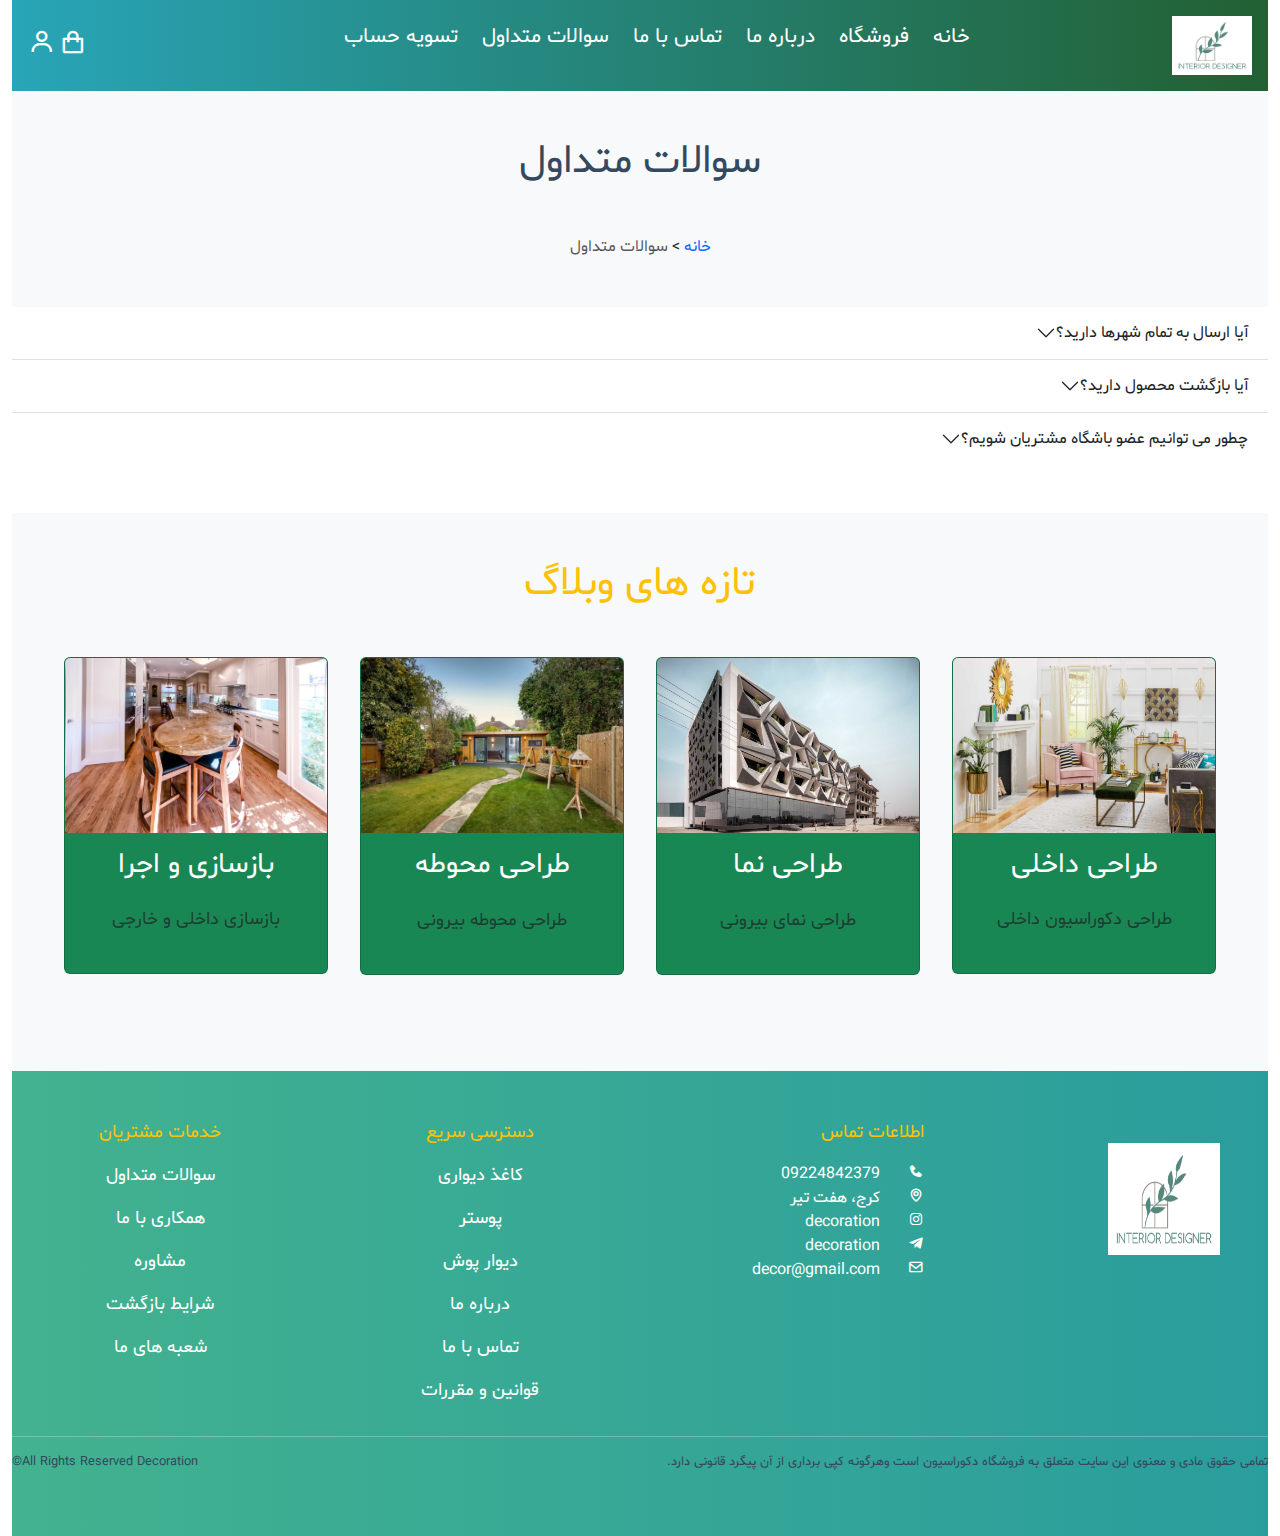
<file: soalat.html>
<!DOCTYPE html>
<html lang="en">
<head>
    <meta charset="UTF-8">
    <meta name="viewport" content="width=device-width, initial-scale=1.0">
    <!-- box icon cdn -->
    <link href='https://unpkg.com/boxicons@2.1.4/css/boxicons.min.css' rel='stylesheet'>
    <!-- bootsrap cdn -->
    <link href="https://cdn.jsdelivr.net/npm/bootstrap@5.3.3/dist/css/bootstrap.min.css" rel="stylesheet">
    <!-- style css -->
    <link rel="stylesheet" href="./assets/css/style.css">
    <link rel="stylesheet" href="./assets/css/css.css">
    <!-- Owl Carousel -->
    <link rel="stylesheet" href="./assets/css/owl.carousel.min.css">
    <link rel="stylesheet" href="./assets/css/owl.theme.default.css">

    <title>سوالات متداول</title>
    <link rel="title icon" type="image/jpg" href="./assets/images/logo.png">
</head>
<body class="container-fluid">
  <!-- Nav -->
  <header class="header">
    <nav class="navbar">
        
        <a href="./index.html" class="nav-logo"><img src="./assets/images/logo.png" alt="" style="width: 5rem;"></a>

        <ul class="nav-menu">
            <li class="nav-item">
                <a href="./index.html" class="nav-link">خانه</a>
            </li>
            <li class="nav-item dropdown" id="target">
                <a href="#" class="nav-link " >فروشگاه</a>
                <ul class="" >
                    <li><a href="./kqzwallshop.html" class="">کاغذ دیواری</a></li>
                    <li><a href="./postershop.html" class="">پوستر</a></li>
                    <li><a href="./divarpooshshop.html" class="">دیوار پوش</a></li>
                </ul>
            </li>
            <li class="nav-item">
                <a href="./aboutus.html" class="nav-link">درباره ما</a>
            </li>
            <li class="nav-item">
                <a href="./contactus.html" class="nav-link">تماس با ما</a>
            </li>
            <li class="nav-item">
                <a href="./soalat.html" class="nav-link">سوالات متداول</a>
            </li>
            <li class="nav-item">
                <a href="./tasviehesab.html" class="nav-link">تسویه حساب</a>
            </li>
           
        </ul>

        <div  id="nav-icons">
           
            <a href="./sabadkharid.html"><i class='bx bx-shopping-bag'></i></a>
           
            <a href="./login.html"><i class='bx bx-user'></i></a>
        </div>
        

        <div class="hamburger">
            <span class="bar"></span>
            <span class="bar"></span>
            <span class="bar"></span>
        </div>

    </nav>
</header>
<!-- End Nav -->
<!-- Title section -->
</section>
<section class="text-center py-5 bg-light">
    <h1 class="mb-5">سوالات متداول</h1> 
        <span><a href="./index.html">خانه</a></span>
        <span>></span>
        <span class="text-muted">سوالات متداول</span>
        
</section>
<!-- End Title Section -->
<!-- Main -->
<div class="accordion accordion-flush" id="accordionFlushExample">
    <div class="accordion-item">
      <h2 class="accordion-header">
        <button class="accordion-button collapsed " type="button" data-bs-toggle="collapse" data-bs-target="#flush-collapseOne" aria-expanded="false" aria-controls="flush-collapseOne">
          آیا ارسال به تمام شهرها دارید؟
        </button>
      </h2>
      <div id="flush-collapseOne" class="accordion-collapse collapse" data-bs-parent="#accordionFlushExample">
        <div class="accordion-body">بله ارسال به تمام نقاط ایران به وسیله ی تیپاکس انجام می شود.</div>
      </div>
    </div>
    <div class="accordion-item">
      <h2 class="accordion-header">
        <button class="accordion-button collapsed" type="button" data-bs-toggle="collapse" data-bs-target="#flush-collapseTwo" aria-expanded="false" aria-controls="flush-collapseTwo">
         آیا بازگشت محصول دارید؟
        </button>
      </h2>
      <div id="flush-collapseTwo" class="accordion-collapse collapse" data-bs-parent="#accordionFlushExample">
        <div class="accordion-body">بله تا هفت روز فرصت بازگشت کالا دارید.</div>
      </div>
    </div>
    <div class="accordion-item">
      <h2 class="accordion-header">
        <button class="accordion-button collapsed" type="button" data-bs-toggle="collapse" data-bs-target="#flush-collapseThree" aria-expanded="false" aria-controls="flush-collapseThree">
         چطور می توانیم عضو باشگاه مشتریان شویم؟
        </button>
      </h2>
      <div id="flush-collapseThree" class="accordion-collapse collapse" data-bs-parent="#accordionFlushExample">
        <div class="accordion-body">با ثبت ایمیل خود و عضویت در سایت، می توانید عضو باشگاه مشتریان ما شوید.</div>
      </div>
    </div>
  </div>
  <!-- End Main -->

  <!-- Blog -->
  <section class="bg-light py-5 px-5 mt-5">
    <div class="container-fluid">
        <h1 class="text-warning text-center mb-5">تازه های وبلاگ</h1>
    </div>
    <div class="row text-center">
        <div class="col-lg-3 col-md-6 mb-5 px-3">
            <div class="card bg-success">
                <img src="./assets/images/interior.jpg" alt="" class="card-img-top">
                <div class="card-body">
                    <div class="card-title">
                        <h3 class="text-white">طراحی داخلی</h3>
                    </div>
                    <div class="card-subtitle my-4">
                        <p class="text-muted">طراحی دکوراسیون داخلی</p>
                    </div>
                    
                </div>
            </div>
        </div>
        <div class="col-lg-3 col-md-6 mb-5 px-3">
            <div class="card bg-success">
                <img src="./assets/images/outbulding.jpg" alt="" class="card-img-top">
                <div class="card-body">
                    <div class="card-title">
                        <h3 class="text-white"> طراحی نما</h3>
                    </div>
                    <div class="card-subtitle my-4">
                        <p class="text-muted">طراحی نمای بیرونی</p>
                    </div>
                   
                </div>
            </div>
        </div>
        <div class="col-lg-3 col-md-6 mb-5 px-3">
            <div class="card bg-success">
                <img src="./assets/images/area.webp" alt="" class="card-img-top">
                <div class="card-body">
                    <div class="card-title">
                        <h3 class="text-white"> طراحی محوطه</h3>
                    </div>
                    <div class="card-subtitle my-4">
                        <p class="text-muted">طراحی محوطه بیرونی</p>
                    </div>
                   
                </div>
            </div>
        </div>
        <div class="col-lg-3 col-md-6 mb-5 px-3">
            <div class="card bg-success">
                <img src="./assets/images/redesign.webp" alt="" class="card-img-top">
                <div class="card-body">
                    <div class="card-title">
                        <h3 class="text-white">بازسازی و اجرا</h3>
                    </div>
                    <div class="card-subtitle my-4">
                        <p class="text-muted">بازسازی داخلی و خارجی</p>
                    </div>
                    
                </div>
            </div>
        </div>
    </div>
</section>
<!-- End Blog -->


  <!-- Footer -->
  <footer class=" py-5 footer">
    <div class="row">
        <div class="col-lg-3 col-md-6 col-sm-12">
            <div>
                <a href="./index.html"><img src="./assets/images/logo.png" style="height: 10rem; width: 10rem;" alt="" class="p-4 mx-4"></a>
            </div>
        </div>

        <div class="col-lg-3 col-md-6 col-sm-12  ">
            <div>
                <p class="mx-4 text-warning text-end">اطلاعات تماس</p>
            </div>
            <div class="text-white">
                <i class='bx bxs-phone mx-4'></i>
                <span>09224842379</span>
            </div>
            
            <div class="text-white">
                <i class='bx bx-map  mx-4'></i>
                <span>کرج، هفت تیر</span>
            </div>
            <div class="text-white">
                <i class='bx bxl-instagram mx-4' ></i>
                <a href="" class="text-white"><span>decoration</span></a>
            </div>
            <div class="text-white">
                <i class='bx bxl-telegram mx-4' ></i>
                <a href="" class="text-white"><span>decoration</span></a>
            </div>
            <div class="text-white">
                <i class='bx bx-envelope mx-4' ></i>
                <a href="" class="text-white"><span>decor@gmail.com</span></a>
            </div>

        </div>
        <div class="col-lg-3 col-md-6 col-sm-12 ">
            <div>
                <p class="mx-4 text-warning "> دسترسی سریع</p>
            </div>
            <div class="text-white">
                <a href="./kqzwallshop.html" ><p class="mx-4 text-white">کاغذ دیواری</p></a>
            </div>
            <div class="text-white">
               <a href="./postershop.html" > <p class="mx-4 text-white">پوستر</p></a>
            </div>
            <div class="text-white">
                <a href="./divarpooshshop.html" > <p class="mx-4 text-white">دیوار پوش</p></a>
             </div>
            <div class="text-white">
                <a href="./aboutus.html" ><p class="mx-4 text-white">درباره ما</p></a>
            </div>
            <div class="text-white">
                <a href="./contactus.html" ><p class="mx-4 text-white">تماس با ما</p></a>
            </div>
            <div class="text-white">
                <a href="" ><p class="mx-4 text-white"> قوانین و مقررات</p></a>
            </div>
        </div>
        <div class="col-lg-3 col-md-6 col-sm-12">
            <div>
                <p class="mx-4 text-warning "> خدمات مشتریان</p>
            </div>
            <div class="text-white">
                <a href="./soalat.html" ><p class="mx-4 text-white">سوالات متداول</p></a>
            </div>
            <div class="text-white">
                <a href="" ><p class="mx-4 text-white">همکاری با ما</p></a>
            </div>
            <div class="text-white">
               <a href="" > <p class="mx-4 text-white"> مشاوره</p></a>
            </div>
            <div class="text-white">
                <a href="" ><p class="mx-4 text-white">شرایط بازگشت</p></a>
            </div>
            <div class="text-white">
                <a href="" ><p class="mx-4 text-white">شعبه های ما</p></a>
            </div>
        </div>
        <!-- for e-namad -->
        <!-- <div class="col-lg-3 col-sm12"></div> -->

    </div>
    <hr style="color: white;">
    <div class="row text-dark">
        <div class="col-md-8 col-sm-12 ">
            <p style="font-size: 0.8rem;" class="text-end">تمامی حقوق مادی و معنوی این سایت متعلق به فروشگاه دکوراسیون است وهرگونه کپی برداری از آن پیگرد قانونی دارد.</p>
        </div>
        <div class="col-md-4 col-sm-12 ">
            <p style="font-size: 0.8rem;" class="text-start">All Rights Reserved Decoration&copy;</p>
        </div>
    </div>

</footer>
<!-- End Footer -->
    





    <!-- js bootsrap -->
    <script src="https://cdn.jsdelivr.net/npm/bootstrap@5.3.3/dist/js/bootstrap.bundle.min.js"></script>
    <!-- jquery -->
    <script src="./assets/js/jquery-3.7.1.slim.js"></script>
    <!-- Owl Carousel -->
    <script src="./assets/js/owl.carousel.min.js"></script>
    <!-- main js -->
    <script src="./assets/js/main.js"></script>
    <script src="./assets/js/js.js"></script>

     
</body>
</html>
</file>
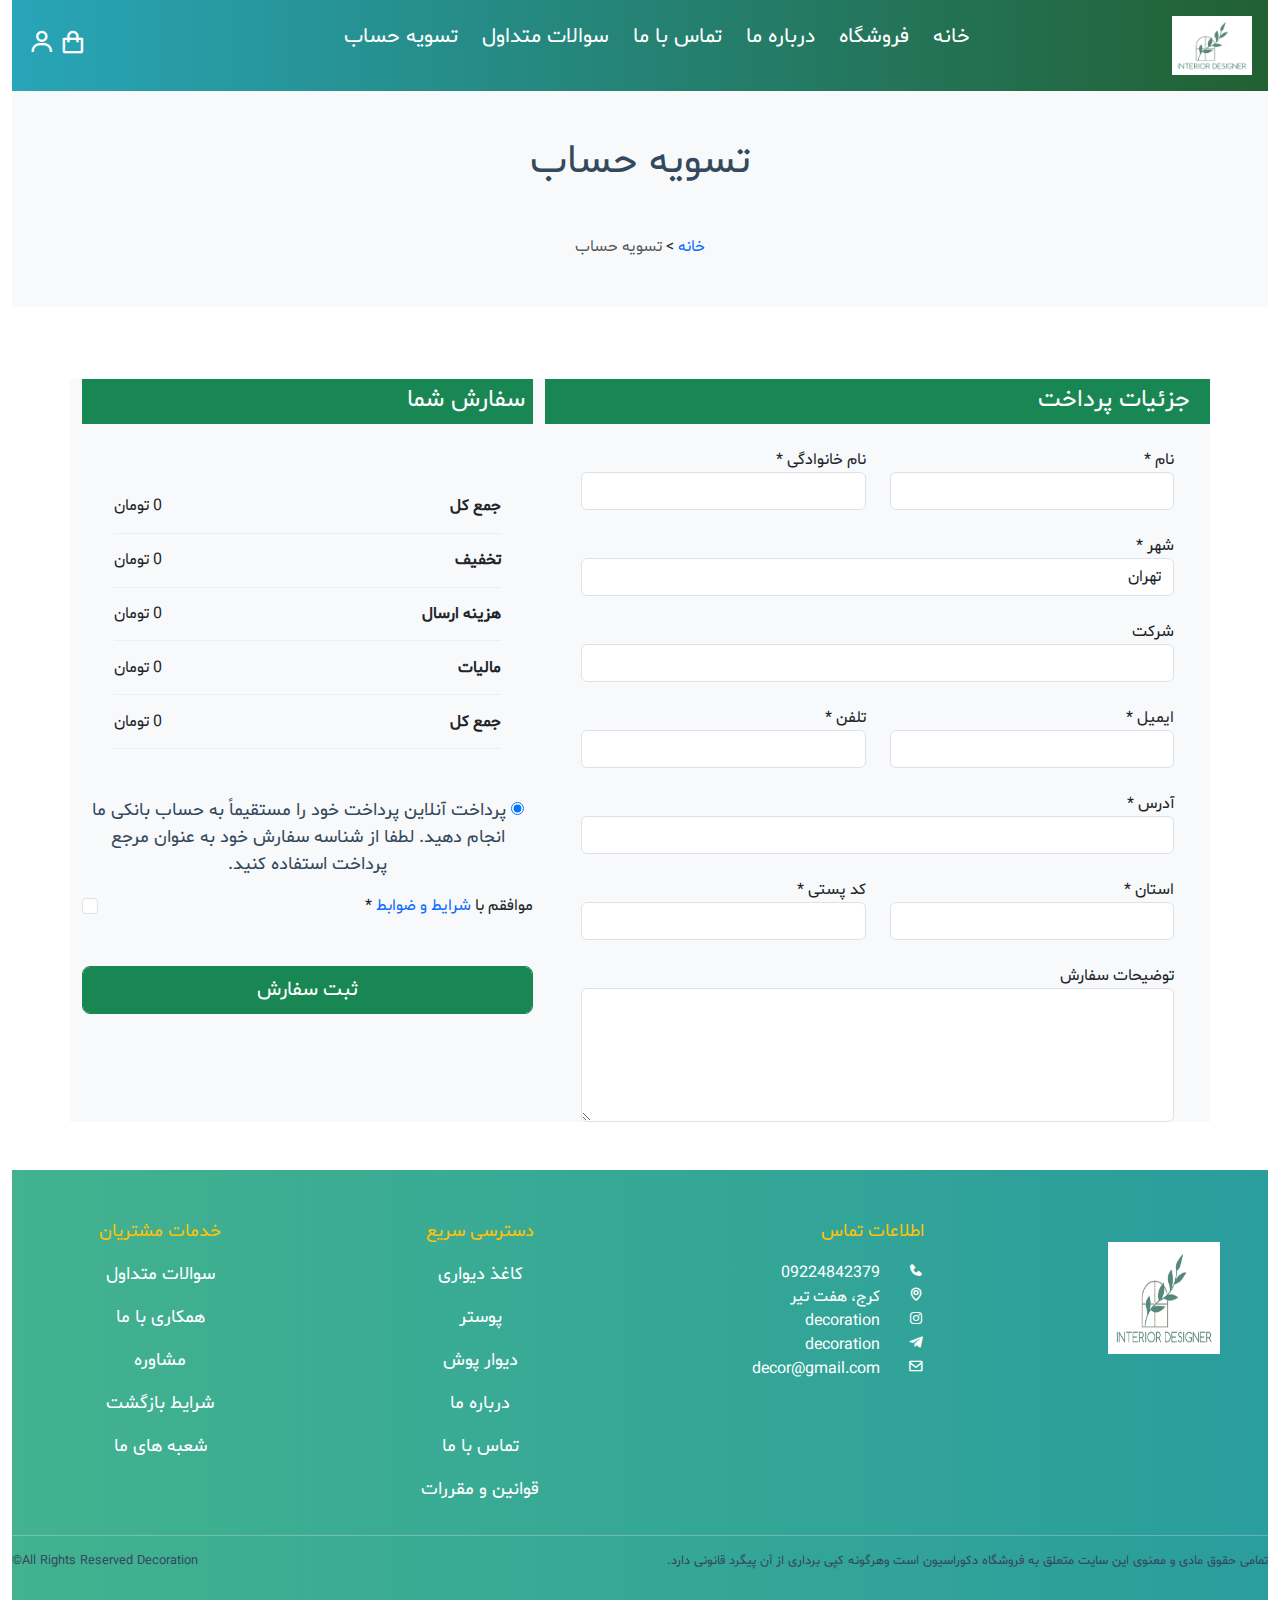
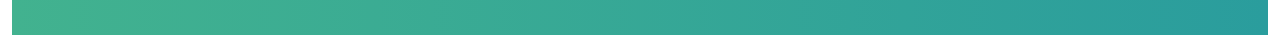
<file: tasviehesab.html>
<!DOCTYPE html>
<html lang="en">
<head>
    <meta charset="UTF-8">
    <meta name="viewport" content="width=device-width, initial-scale=1.0">
    <!-- box icon cdn -->
    <link href='https://unpkg.com/boxicons@2.1.4/css/boxicons.min.css' rel='stylesheet'>
    <!-- bootsrap cdn -->
    <link href="https://cdn.jsdelivr.net/npm/bootstrap@5.3.3/dist/css/bootstrap.min.css" rel="stylesheet">
    <!-- style css -->
    <link rel="stylesheet" href="./assets/css/style.css">
    <link rel="stylesheet" href="./assets/css/css.css">
    <!-- Owl Carousel -->
    <link rel="stylesheet" href="./assets/css/owl.carousel.min.css">
    <link rel="stylesheet" href="./assets/css/owl.theme.default.css">

    <title>تسویه حساب</title>
    <link rel="title icon" type="image/jpg" href="./assets/images/logo.png">
</head>
<body class="container-fluid">
  <!-- Nav -->
  <header class="header">
    <nav class="navbar">
        
        <a href="./index.html" class="nav-logo"><img src="./assets/images/logo.png" alt="" style="width: 5rem;"></a>

        <ul class="nav-menu">
            <li class="nav-item">
                <a href="./index.html" class="nav-link">خانه</a>
            </li>
            <li class="nav-item dropdown" id="target">
                <a href="#" class="nav-link " >فروشگاه</a>
                <ul class="" >
                    <li><a href="./kqzwallshop.html" class="">کاغذ دیواری</a></li>
                    <li><a href="./postershop.html" class="">پوستر</a></li>
                    <li><a href="./divarpooshshop.html" class="">دیوار پوش</a></li>
                </ul>
            </li>
            <li class="nav-item">
                <a href="./aboutus.html" class="nav-link">درباره ما</a>
            </li>
            <li class="nav-item">
                <a href="./contactus.html" class="nav-link">تماس با ما</a>
            </li>
            <li class="nav-item">
                <a href="./soalat.html" class="nav-link">سوالات متداول</a>
            </li>
            <li class="nav-item">
                <a href="./tasviehesab.html" class="nav-link">تسویه حساب</a>
            </li>
           
        </ul>

        <div  id="nav-icons">
           
            <a href="./sabadkharid.html"><i class='bx bx-shopping-bag'></i></a>
           
            <a href="./login.html"><i class='bx bx-user'></i></a>
        </div>
        

        <div class="hamburger">
            <span class="bar"></span>
            <span class="bar"></span>
            <span class="bar"></span>
        </div>

    </nav>
</header>
<!-- End Nav -->
<!-- Title section -->
</section>
<section class="text-center py-5 bg-light">
    <h1 class="mb-5">تسویه حساب</h1> 
        <span><a href="./index.html">خانه</a></span>
        <span>></span>
        <span class="text-muted">تسویه حساب</span>
        
</section>
<!-- End Title Section -->
<section id="main-section">
    <div class="container">
        <form action="#">
            <div class="row my-5 g-4">
                <!-- Form -->
                <div class="col-lg-7 col-md-12 bg-success">
                    
                        <h4 class=" mb-4  p-2 text-white">جزئیات پرداخت</h4>
                        <div class="row g-4 bg-light px-4">
                           
                            <div class="col-lg-6 col-md-6">
                                <div class="form-group">
                                    <label>نام <span class="required">*</span></label>
                                    <input type="text" class="form-control">
                                </div>
                            </div>
                            <div class="col-lg-6 col-md-6">
                                <div class="form-group">
                                    <label>نام خانوادگی <span class="required">*</span></label>
                                    <input type="text" class="form-control">
                                </div>
                            </div>
                            <div class="col-lg-12 col-md-6">
                                <div class="form-group"> <label>شهر <span class="required">*</span></label>
                                    <div class="select-box">
                                        <select class="form-control">
                                            <option>تهران</option>
                                            <option>کرج</option>
                                            <option>رشت</option>
                                            <option>شیراز</option>
                                            <option>مشهد</option>
                                            <option>اصفهان</option>
                                            <option>تبریز</option>
                                        </select>
                                    </div>
                                </div>
                            </div>
                            <div class="col-lg-12 col-md-12">
                                <div class="form-group">
                                    <label>شرکت</label>
                                    <input type="text" class="form-control">
                                </div>
                            </div>
                            <div class="col-lg-6 col-md-6">
                                <div class="form-group">
                                    <label>ایمیل <span class="required">*</span></label>
                                    <input type="email" class="form-control">
                                </div>
                            </div>
                            <div class="col-lg-6 col-md-6">
                                <div class="form-group">
                                    <label>تلفن <span class="required">*</span></label>
                                    <input type="text" class="form-control">
                                </div>
                            </div>
                            <div class="col-lg-12 col-md-6">
                                <div class="form-group">
                                    <label>آدرس <span class="required">*</span></label>
                                    <input type="text" class="form-control">
                                </div>
                            </div>
                            
                            <div class="col-lg-6 col-md-6">
                                <div class="form-group">
                                    <label>استان <span class="required">*</span></label>
                                    <input type="text" class="form-control">
                                </div>
                            </div>
                            <div class="col-lg-6 col-md-6">
                                <div class="form-group">
                                    <label>کد پستی <span class="required">*</span></label>
                                    <input type="text" class="form-control">
                                </div>
                            </div>
                            <div class="col-lg-12 col-md-12">
                                <div class="form-group">
                                    <label>توضیحات سفارش</label>
                                    <textarea name="notes" id="notes" cols="30" rows="5" class="form-control"></textarea>
                                </div>
                            </div>
                        </div>
                    
                </div>
                <!-- Details -->
                <div class="col-lg-5 col-md-12 bg-light">
                    <div class="order-details-desc">
                        <h4 class="h4 mb-4 bg-success p-2 text-white">سفارش شما</h4>
                        <ul class="order-details">
                            <li>جمع کل <span>0 تومان</span></li>
                            <li>تخفیف <span>0 تومان</span></li>
                            <li>هزینه ارسال <span>0 تومان</span></li>
                            <li>مالیات <span>0 تومان</span></li>
                            <li>جمع کل <span>0 تومان</span></li>
                        </ul>
                        <div class="payment-method">
                            <p>
                                <input type="radio" id="direct-bank-transfer" name="radio-group" checked="">
                                <label for="direct-bank-transfer">پرداخت آنلاین</label> پرداخت خود را مستقیماً به حساب بانکی ما
                                انجام دهید. لطفا از شناسه سفارش خود به عنوان مرجع پرداخت استفاده کنید.
                            </p>
                        </div>
                        <div class="form-check mb-5">
                            <input type="checkbox" class="form-check-input" id="example-checkbox">
                            <label class="form-check-label" for="example-checkbox">موافقم با <a href="#">شرایط و ضوابط </a>*</label>
                        </div>
                        <div class="form-group">
                            <input type="submit" class="btn btn-success btn-lg form-control" value="ثبت سفارش">
                        </div>
                    </div>
                </div>
            </div>
        </form>
    </div>
</section>

<!-- Footer -->
<footer class=" py-5 footer">
    <div class="row">
        <div class="col-lg-3 col-md-6 col-sm-12">
            <div>
                <a href="./index.html"><img src="./assets/images/logo.png" style="height: 10rem; width: 10rem;" alt="" class="p-4 mx-4"></a>
            </div>
        </div>

        <div class="col-lg-3 col-md-6 col-sm-12  ">
            <div>
                <p class="mx-4 text-warning text-end">اطلاعات تماس</p>
            </div>
            <div class="text-white">
                <i class='bx bxs-phone mx-4'></i>
                <span>09224842379</span>
            </div>
            
            <div class="text-white">
                <i class='bx bx-map  mx-4'></i>
                <span>کرج، هفت تیر</span>
            </div>
            <div class="text-white">
                <i class='bx bxl-instagram mx-4' ></i>
                <a href="" class="text-white"><span>decoration</span></a>
            </div>
            <div class="text-white">
                <i class='bx bxl-telegram mx-4' ></i>
                <a href="" class="text-white"><span>decoration</span></a>
            </div>
            <div class="text-white">
                <i class='bx bx-envelope mx-4' ></i>
                <a href="" class="text-white"><span>decor@gmail.com</span></a>
            </div>

        </div>
        <div class="col-lg-3 col-md-6 col-sm-12 ">
            <div>
                <p class="mx-4 text-warning "> دسترسی سریع</p>
            </div>
            <div class="text-white">
                <a href="./kqzwallshop.html" ><p class="mx-4 text-white">کاغذ دیواری</p></a>
            </div>
            <div class="text-white">
               <a href="./postershop.html" > <p class="mx-4 text-white">پوستر</p></a>
            </div>
            <div class="text-white">
                <a href="./divarpooshshop.html" > <p class="mx-4 text-white">دیوار پوش</p></a>
             </div>
            <div class="text-white">
                <a href="./aboutus.html" ><p class="mx-4 text-white">درباره ما</p></a>
            </div>
            <div class="text-white">
                <a href="./contactus.html" ><p class="mx-4 text-white">تماس با ما</p></a>
            </div>
            <div class="text-white">
                <a href="" ><p class="mx-4 text-white"> قوانین و مقررات</p></a>
            </div>
        </div>
        <div class="col-lg-3 col-md-6 col-sm-12">
            <div>
                <p class="mx-4 text-warning "> خدمات مشتریان</p>
            </div>
            <div class="text-white">
                <a href="./soalat.html" ><p class="mx-4 text-white">سوالات متداول</p></a>
            </div>
            <div class="text-white">
                <a href="" ><p class="mx-4 text-white">همکاری با ما</p></a>
            </div>
            <div class="text-white">
               <a href="" > <p class="mx-4 text-white"> مشاوره</p></a>
            </div>
            <div class="text-white">
                <a href="" ><p class="mx-4 text-white">شرایط بازگشت</p></a>
            </div>
            <div class="text-white">
                <a href="" ><p class="mx-4 text-white">شعبه های ما</p></a>
            </div>
        </div>
        <!-- for e-namad -->
        <!-- <div class="col-lg-3 col-sm12"></div> -->

    </div>
    <hr style="color: white;">
    <div class="row text-dark">
        <div class="col-md-8 col-sm-12 ">
            <p style="font-size: 0.8rem;" class="text-end">تمامی حقوق مادی و معنوی این سایت متعلق به فروشگاه دکوراسیون است وهرگونه کپی برداری از آن پیگرد قانونی دارد.</p>
        </div>
        <div class="col-md-4 col-sm-12 ">
            <p style="font-size: 0.8rem;" class="text-start">All Rights Reserved Decoration&copy;</p>
        </div>
    </div>

</footer>
<!-- End Footer -->
    





    <!-- js bootsrap -->
    <script src="https://cdn.jsdelivr.net/npm/bootstrap@5.3.3/dist/js/bootstrap.bundle.min.js"></script>
    <!-- jquery -->
    <script src="./assets/js/jquery-3.7.1.slim.js"></script>
    <!-- Owl Carousel -->
    <script src="./assets/js/owl.carousel.min.js"></script>
    <!-- main js -->
    <script src="./assets/js/main.js"></script>
    <script src="./assets/js/js.js"></script>

     
</body>
</html>
</file>
<file: assets/css/style.css>
@font-face {
    font-family: shabnam;
    src: url(../webfonts/Shabnam.ttf);
}

@font-face {
    font-family: vazir;
    src: url(../webfonts/Vazir.ttf);
}

*{
    direction: rtl;
    font-family: shabnam;
    box-sizing: border-box;
    margin: 0px;
    padding: 0px;
   
}

body{
    font-size: 16px;
   
}

a{
    text-decoration: none;
}

#slide1{
    background: linear-gradient( #37A489,#2FADB5);
}

/* Products */
.wrapper{
    display: flex;
    flex-wrap: wrap;
    justify-content: space-around;
}
.wrapper a img {
   border-radius:0.3rem ;
   transition: all 0.4s ease;
}

.wrapper a:hover img {
    transform: scale(1.2);
}


/* End Products */

/* Contact Us Map */
#map iframe {
    width: 100%;
    height: 25rem;
}
/* End Contact Us Map */

/* Single Product Image Slider */
.mycontainer{
    display: flex;
    width: 25rem;
    margin: auto;
   margin-bottom: 3rem;
}

.panel{
background-size: auto 100%;
background-position: center;
background-repeat: no-repeat;
height: 20vh;
border-radius: 50px;
cursor: pointer;
color: white;
flex: 0.5;
margin: 10px;
position: relative;
transition: flex 0.7s ease-in;
}

.panel h3{
    font-size: 24px;
    position: absolute;
    bottom: 20px;
    left: 20px;
    margin: 0;
    opacity: 0;
}
.panel.active{
    flex: 5;
}
.panel.active h3{
    opacity: 1;
    transition: opacity 0.3 ease-in 0.5s;
}
@media(max-width: 560px){
    .container{
        width: 100vw;
    }
    .panel:nth-of-type(4),
    .panel:nth-of-type(5) {
        display: none;
    }
}
/*End Single Product Image Slider */

/* Tsvie hesab */

.order-details-desc ul {
    list-style-type: none;
    padding: 2rem;
}
.order-details-desc ul li {
    font-weight: 900;
    padding: 0.9rem 0;
    border-bottom: 1px solid #eee;
}
.order-details-desc ul li span {
    float: left;
    font-weight: 300;
}
/* End Tasviehesab */

/*----- Sabad page ------*/
#cart-page-table thead tr th {
    background: #1d8d60 !important;
    padding: 1rem 0;
    text-align: center;
    color: white;
}
#cart-page-table .product-thumbnail img {
    width: 5rem;
}
.cart-total-desc h3 {
    background-color: #1d8d60;
    color: white;
    padding: 1rem 0.5rem 1rem;
    font-size: 1.3rem;
    font-weight: 900;
}
.cart-total-desc ul {
    list-style-type: none;
    padding: 2rem;
}
.cart-total-desc ul li {
    font-weight: 900;
    padding: 0.9rem 0;
    border-bottom: 1px solid #eee;
}
.cart-total-desc ul li span {
    float: left;
    font-weight: 300;
}
/* End Sabad Page */

/* COunter Sabad Kharid */
.section-count{
   
    display: flex;
    flex-direction: column;
    justify-content: center;
    align-items: center;
}
.counter{
    width: 30%;
    display: flex;
    justify-content: center;
}

.decrement-btn {
    height: 2rem;
    width: 2rem;
    padding: 1rem;
    border-radius: 2rem;
    font-size: 1.5rem;
    background-color: #2e8d46;
    border: 2px solid #2e8d46;
    color: white;
    border-radius: 2rem;
    display: flex;
    justify-content: center;
    align-items: center;
   
}
.increment-btn{
    height: 2rem;
    width: 2rem;
    padding: 1rem;
    border-radius: 2rem;
    font-size: 1.5rem;
    background-color: #2e8d46;
    border: 2px solid #2e8d46;
    color: white;
    border-radius: 2rem;
    display: flex;
    justify-content: center;
    align-items: center;
}
.counter-value {
    height: 2rem;
    width: 2rem;
    border-radius: 2rem;
    background-color: rgba(255, 0, 0, 0.187);  
    font-size: 1.2rem;
    display: flex;
    justify-content: center;
    align-items: center;
    padding: 1.5rem;
    margin-left: 1rem;
    margin-right: 1rem;
    
}
/* End COunter Sabad Kharid */

/* Filter */
.rangeslider {
    width: 50%;
    margin: auto;
    text-align: center;
}

.myslider {
    -webkit-appearance: none;
    appearance: none;
    width: 100%;
    height: 20px;
    background: #e0e0e0;
    outline: none;
    opacity: 0.7;
    transition: opacity .15s ease-in-out;
    border-radius: 10px;
}

.myslider:hover {
    opacity: 1;
}

.myslider::-webkit-slider-thumb {
    -webkit-appearance: none;
    appearance: none;
    width: 25px;
    height: 25px;
    background: #4CAF50;
    cursor: pointer;
    border-radius: 50%;
    box-shadow: 0 0 5px rgba(0, 0, 0, 0.2);
    transition: background .3s ease-in-out;
}

.myslider::-moz-range-thumb {
    width: 25px;
    height: 25px;
    background: #4CAF50;
    cursor: pointer;
    border-radius: 50%;
    box-shadow: 0 0 5px rgba(0, 0, 0, 0.2);
    transition: background .3s ease-in-out;
}

.myslider::-webkit-slider-thumb:hover {
    background: #45a049;
}

.myslider::-moz-range-thumb:hover {
    background: #45a049;
}

h1 {
    text-align: center;
    color: #34495E;
}

p {
    text-align: center;
    font-size: 18px;
    color: #34495E;
}

#demo {
    font-weight: bold;
    color: #4CAF50;
}
/* End Filter */

/* Header */
.header{
    background:linear-gradient(to left,#226032,#28A5B8);
}
/* End Header */
/* Footer */
.footer{
    background:linear-gradient(to right,#42B28F,#2A9D9D);
}
/* End Footer */

/* moshavere background */
#moshavere {
    background: linear-gradient(to right,#317075,#26A592);
}
/* End moshavere background */

/* ----------------------------------------------------- */


  /* ----------------------------------------------------- */
    .maindiv{
        display: flex;
        flex-direction: row;
        justify-content:space-between;
    }

  #mydiv{
    border: 5px solid;
    border-color: #226032;
    position: relative;
    width: 5rem;
    height: 5rem;
    margin-bottom: 1rem;
    margin-right: 3.4rem;
  }

  #mydiv2{
    border: 5px solid;
    position: absolute;
    right: 1rem;
    top:1rem;
    border-color: #ba1aba;
    width: 5rem;
    height: 5rem;
  }

  #mydiv3{
    border: 5px solid;
    border-color: #226032;
    position: relative;
    width: 5rem;
    height: 5rem;
    margin-bottom: 1rem;
    margin-left: 3.4rem;
  }
  #mydiv4{
    border: 5px solid;
    position: absolute;
    left: 1rem;
    top:1rem;
    border-color: #ba1aba;
    width: 5rem;
    height: 5rem;
  }

  /* colorfeatures */
  .colorfeatures{
    background-color: #1a2053;
  }
  /* End colorfeatures */

/* Gallery Color */
.gallerycolor{
    background: linear-gradient(#377346,#2D5D4F);

}

.infotext{
    margin-top: 13rem;
    font-family: vazir;
    font-size: 2.5rem;
}

.mybtn{
    margin: auto;
    display: table;
    margin-top: 4rem;
    font-size: 1.5rem;
}
/* End Gallery Color */
</file>
<file: assets/css/login.css>
@font-face {
    font-family: shabnam;
    src: url(../webfonts/Shabnam.ttf);
}

@font-face {
    font-family: vazir;
    src: url(../webfonts/Vazir.ttf);
}

*{
    direction: rtl;
    font-family: vazir;
    box-sizing: border-box;
    margin: 0px;
    padding: 0px;
   
}

body{
    background: linear-gradient(to right,#e2e2e2,#c9d6ff);
    display: flex;
    align-items: center;
    justify-content: center;
    flex-direction: column;
    height: 100vh;
    direction: rtl;
}

.container-login{
    position: relative;
    background: #fff;
    border-radius: 30px;
    box-shadow: 0 5px 15px rgba(0, 0, 0, 0.35);
    overflow: hidden;
    width: 768px;
    max-width: 100%;
    min-height: 480px;
}

.container-login p{
    font-size: 14px;
    line-height: 20px;
    margin: 20px 0px;
}

.container-login span{
    font-size: 12px;
}

.container-login a{
    color: #333;
    font-size: 13px;
    text-decoration: none;
    margin: 15px 0 10px;
}

.container-login button{
    background: #512da8;
    color: #fff;
    font-size: 12px;
    padding: 10px 45px;
    border: 1px solid transparent;
    border-radius: 8px;
    font-weight: 600;
    margin-top: 10px;
    cursor: pointer;
}

.container-login button.hidden{
    background: transparent;
    border-color: #fff;
}

.container-login form{
    background: #fff;
    display: flex;
    justify-content: center;
    align-items: center;
    flex-direction: column;
    padding: 0px 40px; 
    height: 100%;
}

.container-login input{
    background: #eee;
    border: none;
    margin: 8px 0px;
    padding: 10px 15px;
    font-size: 13px;
    border-radius: 8px;
    width: 100%;
    outline: none;
}

.form-container{
    position: absolute;
    top: 0;
    height: 100%;
    transition: all 0.6 ease-in-out;
}

.sign-in{
    right: 0;
    width: 50%;
    z-index: 2;
}

.container-login.active.sign-in{
    transform: translateX(-100%);
}

.sign-up{
    right: 0;
    width: 50%;
    opacity: 0;
    z-index: 1;
}

.container-login.active.sign-up{
    transform: translateX(-100%);
    opacity: 1;
    z-index: 5;
    animation: move 0.5s;
}

@keyframes move {
    0% , 49.99%{
        opacity: 0;
        z-index: 1;
    }
    50% , 100%{
        opacity: 1;
        z-index: 5;
    }
}

.social-icons{
    margin: 20px 0px;
}

.social-icons a {
    width: 40px;
    height: 40px;
    border: 1px solid #ccc;
    border-radius: 20%;
    display: inline-flex;
    justify-content: center;
    align-items: center;
    margin: 0px 3px;
}
.social-icons a i{
    font-size: 18px;
}

.toggle-container{
    position: absolute;
    top: 0;
    right: 50%;
    width: 50%;
    height: 100%;
    border-radius: 0 150px 100px 0;
    overflow: hidden;
    transition: all 0.5s ease-in-out;
    z-index: 2000;
}

.container-login.active.toggle-container{
    transform: translateX(100%);
    border-radius: 150px 0 0 100px;
}

.toggle{
    position: relative;
    background: linear-gradient(to right,#5c6bc0,#512da8);
    height: 100%;
    color: #fff;
    right: -100%;
    width: 200%;
    transform: translateX(0);
    transition: 0.5s ease-in-out;
}

.container-login.active.toggle{
    transform: translateX(-50%);
}

.toggle-panel{
    position: absolute;
    width: 50%;
    height: 100%;
    display: flex;
    justify-content: center;
    align-items: center;
    flex-direction: column;
    padding: 0px 30px;
    text-align: center;
    transform: translateX(0);
    top: 0;
    transition: all 0.5s ease-in-out;
}

.toggle-left{
    transform: translateX(200%);
}

.container-login.active.toggle-left{
    transform: translateX(0);
}

.toggle-right{
    right: 0;
    transform: translateX(-100%);
}

.container-login.active.toggle-right{
    transform: translateX(-200%);
}

.lost-pass{
    transition: 0.3s;
    font-weight: 700;
}

.lost-pass:hover{
    color: #512da8;
}
</file>
<file: assets/css/css.css>
* {
    margin: 0;
    padding: 0;
    box-sizing: border-box;

}



li {
    list-style: none;
}

a {
    text-decoration: none;
}

/* css to reset all the designs */

/* add styles on elements */


.navbar {
    display: flex;
    justify-content: space-between;
    align-items: center;
    padding: 1rem 1rem;
}

.navbar .nav-menu #target ul li a{
   color: white;
}

.navbar .nav-menu #target ul li a:hover{
    color: #cbdcdf;
}

.navbar .nav-menu #target ul li{
    margin-bottom: 1rem;
}

.navbar .nav-menu #target ul{
    display: none;
    position: absolute;
}

.navbar .nav-menu li{
    position: relative;
}

.navbar .nav-menu #target:hover ul{
    display: block;
    background-color: #327e6bc7;
    z-index: 6;
    padding: 1.2rem;
    width: 8rem;
}


.hamburger {
    display: none;
}

.bar {
    display: block;
    width: 25px;
    height: 3px;
    margin: 5px auto;
    -webkit-transition: all 0.3s ease-in-out;
    transition: all 0.3s ease-in-out;
    
    background-color: #fff;
}

.nav-menu {
    display: flex;
    justify-content: space-between;
    align-items: center;
}

.nav-item {
    margin-left: 1.5rem;
}

#nav-icons a i{
    font-size: 1.7rem;
    color: white;
}

.nav-link {
   
    font-size: 1.3rem;
    font-weight: 400;
   
    color: #fff;
   
}

.nav-link:hover {
    color: #cbdcdf;
}

.nav-logo {
   
    font-size: 1.7rem;
    font-weight: 500;
   
    color: #fff;
}

@media only screen and (max-width: 768px) {
    .nav-menu {
        position: fixed;
        left: -100%;
        top: 5rem;
        flex-direction: column;
        /* background-color: #fff; */
        background-color: #0c6e56;
        width: 100%;
        border-radius: 10px;
        text-align: center;
        transition: 0.3s;
        box-shadow: 0 10px 27px rgba(0, 0, 0, 0.05);
        z-index: 4;
    }
  
    

    .nav-link {
        color: #fff;
    }

    .nav-menu.active {
        left: 0;
    }

    .nav-item {
        margin: 2rem 0;
    }

    .hamburger {
        display: block;
        cursor: pointer;
    }

    .hamburger.active .bar:nth-child(2) {
        opacity: 0;
    }

    .hamburger.active .bar:nth-child(1) {
        transform: translateY(8px) rotate(45deg);
    }

    .hamburger.active .bar:nth-child(3) {
        transform: translateY(-8px) rotate(-45deg);
    }

}
</file>
<file: assets/css/ion.rangeSlider.min.css>
/*!Ion.RangeSlider, 2.3.1, © Denis Ineshin, 2010 - 2019, IonDen.com, Build date: 2019-12-19 16:51:02*/.irs{position:relative;display:block;-webkit-touch-callout:none;-webkit-user-select:none;-khtml-user-select:none;-moz-user-select:none;-ms-user-select:none;user-select:none;font-size:12px;font-family:Arial,sans-serif}.irs-line{position:relative;display:block;overflow:hidden;outline:none !important}.irs-bar{position:absolute;display:block;left:0;width:0}.irs-shadow{position:absolute;display:none;left:0;width:0}.irs-handle{position:absolute;display:block;box-sizing:border-box;cursor:default;z-index:1}.irs-handle.type_last{z-index:2}.irs-min,.irs-max{position:absolute;display:block;cursor:default}.irs-min{left:0}.irs-max{right:0}.irs-from,.irs-to,.irs-single{position:absolute;display:block;top:0;left:0;cursor:default;white-space:nowrap}.irs-grid{position:absolute;display:none;bottom:0;left:0;width:100%;height:20px}.irs-with-grid .irs-grid{display:block}.irs-grid-pol{position:absolute;top:0;left:0;width:1px;height:8px;background:#000}.irs-grid-pol.small{height:4px}.irs-grid-text{position:absolute;bottom:0;left:0;white-space:nowrap;text-align:center;font-size:9px;line-height:9px;padding:0 3px;color:#000}.irs-disable-mask{position:absolute;display:block;top:0;left:-1%;width:102%;height:100%;cursor:default;background:rgba(0,0,0,0);z-index:2}.lt-ie9 .irs-disable-mask{background:#000;filter:alpha(opacity=0);cursor:not-allowed}.irs-disabled{opacity:.4}.irs-hidden-input{position:absolute !important;display:block !important;top:0 !important;left:0 !important;width:0 !important;height:0 !important;font-size:0 !important;line-height:0 !important;padding:0 !important;margin:0 !important;overflow:hidden;outline:none !important;z-index:-9999 !important;background:none !important;border-style:solid !important;border-color:transparent !important}.irs--flat{height:40px}.irs--flat.irs-with-grid{height:60px}.irs--flat .irs-line{top:25px;height:12px;background-color:#e1e4e9;border-radius:4px}.irs--flat .irs-bar{top:25px;height:12px;background-color:#ed5565}.irs--flat .irs-bar--single{border-radius:4px 0 0 4px}.irs--flat .irs-shadow{height:1px;bottom:16px;background-color:#e1e4e9}.irs--flat .irs-handle{top:22px;width:16px;height:18px;background-color:transparent}.irs--flat .irs-handle>i:first-child{position:absolute;display:block;top:0;left:50%;width:2px;height:100%;margin-left:-1px;background-color:#da4453}.irs--flat .irs-handle.state_hover>i:first-child,.irs--flat .irs-handle:hover>i:first-child{background-color:#a43540}.irs--flat .irs-min,.irs--flat .irs-max{top:0;padding:1px 3px;color:#999;font-size:10px;line-height:1.333;text-shadow:none;background-color:#e1e4e9;border-radius:4px}.irs--flat .irs-from,.irs--flat .irs-to,.irs--flat .irs-single{color:white;font-size:10px;line-height:1.333;text-shadow:none;padding:1px 5px;background-color:#ed5565;border-radius:4px}.irs--flat .irs-from:before,.irs--flat .irs-to:before,.irs--flat .irs-single:before{position:absolute;display:block;content:"";bottom:-6px;left:50%;width:0;height:0;margin-left:-3px;overflow:hidden;border:3px solid transparent;border-top-color:#ed5565}.irs--flat .irs-grid-pol{background-color:#e1e4e9}.irs--flat .irs-grid-text{color:#999}.irs--big{height:55px}.irs--big.irs-with-grid{height:70px}.irs--big .irs-line{top:33px;height:12px;background-color:white;background:linear-gradient(to bottom, #ddd -50%, white 150%);border:1px solid #ccc;border-radius:12px}.irs--big .irs-bar{top:33px;height:12px;background-color:#92bce0;border:1px solid #428bca;background:linear-gradient(to bottom, #ffffff 0%, #428bca 30%, #b9d4ec 100%);box-shadow:inset 0 0 1px 1px rgba(255,255,255,0.5)}.irs--big .irs-bar--single{border-radius:12px 0 0 12px}.irs--big .irs-shadow{height:1px;bottom:16px;background-color:rgba(66,139,202,0.5)}.irs--big .irs-handle{top:25px;width:30px;height:30px;border:1px solid rgba(0,0,0,0.3);background-color:#cbcfd5;background:linear-gradient(to bottom, white 0%, #B4B9BE 30%, white 100%);box-shadow:1px 1px 2px rgba(0,0,0,0.2),inset 0 0 3px 1px white;border-radius:30px}.irs--big .irs-handle.state_hover,.irs--big .irs-handle:hover{border-color:rgba(0,0,0,0.45);background-color:#939ba7;background:linear-gradient(to bottom, white 0%, #919BA5 30%, white 100%)}.irs--big .irs-min,.irs--big .irs-max{top:0;padding:1px 5px;color:white;text-shadow:none;background-color:#9f9f9f;border-radius:3px}.irs--big .irs-from,.irs--big .irs-to,.irs--big .irs-single{color:white;text-shadow:none;padding:1px 5px;background-color:#428bca;background:linear-gradient(to bottom, #428bca 0%, #3071a9 100%);border-radius:3px}.irs--big .irs-grid-pol{background-color:#428bca}.irs--big .irs-grid-text{color:#428bca}.irs--modern{height:55px}.irs--modern.irs-with-grid{height:55px}.irs--modern .irs-line{top:25px;height:5px;background-color:#d1d6e0;background:linear-gradient(to bottom, #e0e4ea 0%, #d1d6e0 100%);border:1px solid #a3adc1;border-bottom-width:0;border-radius:5px}.irs--modern .irs-bar{top:25px;height:5px;background:#20b426;background:linear-gradient(to bottom, #20b426 0%, #18891d 100%)}.irs--modern .irs-bar--single{border-radius:5px 0 0 5px}.irs--modern .irs-shadow{height:1px;bottom:21px;background-color:rgba(209,214,224,0.5)}.irs--modern .irs-handle{top:37px;width:12px;height:13px;border:1px solid #a3adc1;border-top-width:0;box-shadow:1px 1px 1px rgba(0,0,0,0.1);border-radius:0 0 3px 3px}.irs--modern .irs-handle>i:nth-child(1){position:absolute;display:block;top:-4px;left:1px;width:6px;height:6px;border:1px solid #a3adc1;background:white;transform:rotate(45deg)}.irs--modern .irs-handle>i:nth-child(2){position:absolute;display:block;box-sizing:border-box;top:0;left:0;width:10px;height:12px;background:#e9e6e6;background:linear-gradient(to bottom, white 0%, #e9e6e6 100%);border-radius:0 0 3px 3px}.irs--modern .irs-handle>i:nth-child(3){position:absolute;display:block;box-sizing:border-box;top:3px;left:3px;width:4px;height:5px;border-left:1px solid #a3adc1;border-right:1px solid #a3adc1}.irs--modern .irs-handle.state_hover,.irs--modern .irs-handle:hover{border-color:#7685a2;background:#c3c7cd;background:linear-gradient(to bottom, #ffffff 0%, #919ba5 30%, #ffffff 100%)}.irs--modern .irs-handle.state_hover>i:nth-child(1),.irs--modern .irs-handle:hover>i:nth-child(1){border-color:#7685a2}.irs--modern .irs-handle.state_hover>i:nth-child(3),.irs--modern .irs-handle:hover>i:nth-child(3){border-color:#48536a}.irs--modern .irs-min,.irs--modern .irs-max{top:0;font-size:10px;line-height:1.333;text-shadow:none;padding:1px 5px;color:white;background-color:#d1d6e0;border-radius:5px}.irs--modern .irs-from,.irs--modern .irs-to,.irs--modern .irs-single{font-size:10px;line-height:1.333;text-shadow:none;padding:1px 5px;background-color:#20b426;color:white;border-radius:5px}.irs--modern .irs-from:before,.irs--modern .irs-to:before,.irs--modern .irs-single:before{position:absolute;display:block;content:"";bottom:-6px;left:50%;width:0;height:0;margin-left:-3px;overflow:hidden;border:3px solid transparent;border-top-color:#20b426}.irs--modern .irs-grid{height:25px}.irs--modern .irs-grid-pol{background-color:#dedede}.irs--modern .irs-grid-text{color:silver;font-size:13px}.irs--sharp{height:50px;font-size:12px;line-height:1}.irs--sharp.irs-with-grid{height:57px}.irs--sharp .irs-line{top:30px;height:2px;background-color:black;border-radius:2px}.irs--sharp .irs-bar{top:30px;height:2px;background-color:#ee22fa}.irs--sharp .irs-bar--single{border-radius:2px 0 0 2px}.irs--sharp .irs-shadow{height:1px;bottom:21px;background-color:rgba(0,0,0,0.5)}.irs--sharp .irs-handle{top:25px;width:10px;height:10px;background-color:#a804b2}.irs--sharp .irs-handle>i:first-child{position:absolute;display:block;top:100%;left:0;width:0;height:0;border:5px solid transparent;border-top-color:#a804b2}.irs--sharp .irs-handle.state_hover,.irs--sharp .irs-handle:hover{background-color:black}.irs--sharp .irs-handle.state_hover>i:first-child,.irs--sharp .irs-handle:hover>i:first-child{border-top-color:black}.irs--sharp .irs-min,.irs--sharp .irs-max{color:white;font-size:14px;line-height:1;top:0;padding:3px 4px;opacity:.4;background-color:#a804b2;border-radius:2px}.irs--sharp .irs-from,.irs--sharp .irs-to,.irs--sharp .irs-single{font-size:14px;line-height:1;text-shadow:none;padding:3px 4px;background-color:#a804b2;color:white;border-radius:2px}.irs--sharp .irs-from:before,.irs--sharp .irs-to:before,.irs--sharp .irs-single:before{position:absolute;display:block;content:"";bottom:-6px;left:50%;width:0;height:0;margin-left:-3px;overflow:hidden;border:3px solid transparent;border-top-color:#a804b2}.irs--sharp .irs-grid{height:25px}.irs--sharp .irs-grid-pol{background-color:#dedede}.irs--sharp .irs-grid-text{color:silver;font-size:13px}.irs--round{height:50px}.irs--round.irs-with-grid{height:65px}.irs--round .irs-line{top:36px;height:4px;background-color:#dee4ec;border-radius:4px}.irs--round .irs-bar{top:36px;height:4px;background-color:#006cfa}.irs--round .irs-bar--single{border-radius:4px 0 0 4px}.irs--round .irs-shadow{height:4px;bottom:21px;background-color:rgba(222,228,236,0.5)}.irs--round .irs-handle{top:26px;width:24px;height:24px;border:4px solid #006cfa;background-color:white;border-radius:24px;box-shadow:0 1px 3px rgba(0,0,255,0.3)}.irs--round .irs-handle.state_hover,.irs--round .irs-handle:hover{background-color:#f0f6ff}.irs--round .irs-min,.irs--round .irs-max{color:#333;font-size:14px;line-height:1;top:0;padding:3px 5px;background-color:rgba(0,0,0,0.1);border-radius:4px}.irs--round .irs-from,.irs--round .irs-to,.irs--round .irs-single{font-size:14px;line-height:1;text-shadow:none;padding:3px 5px;background-color:#006cfa;color:white;border-radius:4px}.irs--round .irs-from:before,.irs--round .irs-to:before,.irs--round .irs-single:before{position:absolute;display:block;content:"";bottom:-6px;left:50%;width:0;height:0;margin-left:-3px;overflow:hidden;border:3px solid transparent;border-top-color:#006cfa}.irs--round .irs-grid{height:25px}.irs--round .irs-grid-pol{background-color:#dedede}.irs--round .irs-grid-text{color:silver;font-size:13px}.irs--square{height:50px}.irs--square.irs-with-grid{height:60px}.irs--square .irs-line{top:31px;height:4px;background-color:#dedede}.irs--square .irs-bar{top:31px;height:4px;background-color:black}.irs--square .irs-shadow{height:2px;bottom:21px;background-color:#dedede}.irs--square .irs-handle{top:25px;width:16px;height:16px;border:3px solid black;background-color:white;-webkit-transform:rotate(45deg);-ms-transform:rotate(45deg);transform:rotate(45deg)}.irs--square .irs-handle.state_hover,.irs--square .irs-handle:hover{background-color:#f0f6ff}.irs--square .irs-min,.irs--square .irs-max{color:#333;font-size:14px;line-height:1;top:0;padding:3px 5px;background-color:rgba(0,0,0,0.1)}.irs--square .irs-from,.irs--square .irs-to,.irs--square .irs-single{font-size:14px;line-height:1;text-shadow:none;padding:3px 5px;background-color:black;color:white}.irs--square .irs-grid{height:25px}.irs--square .irs-grid-pol{background-color:#dedede}.irs--square .irs-grid-text{color:silver;font-size:11px}
</file>
